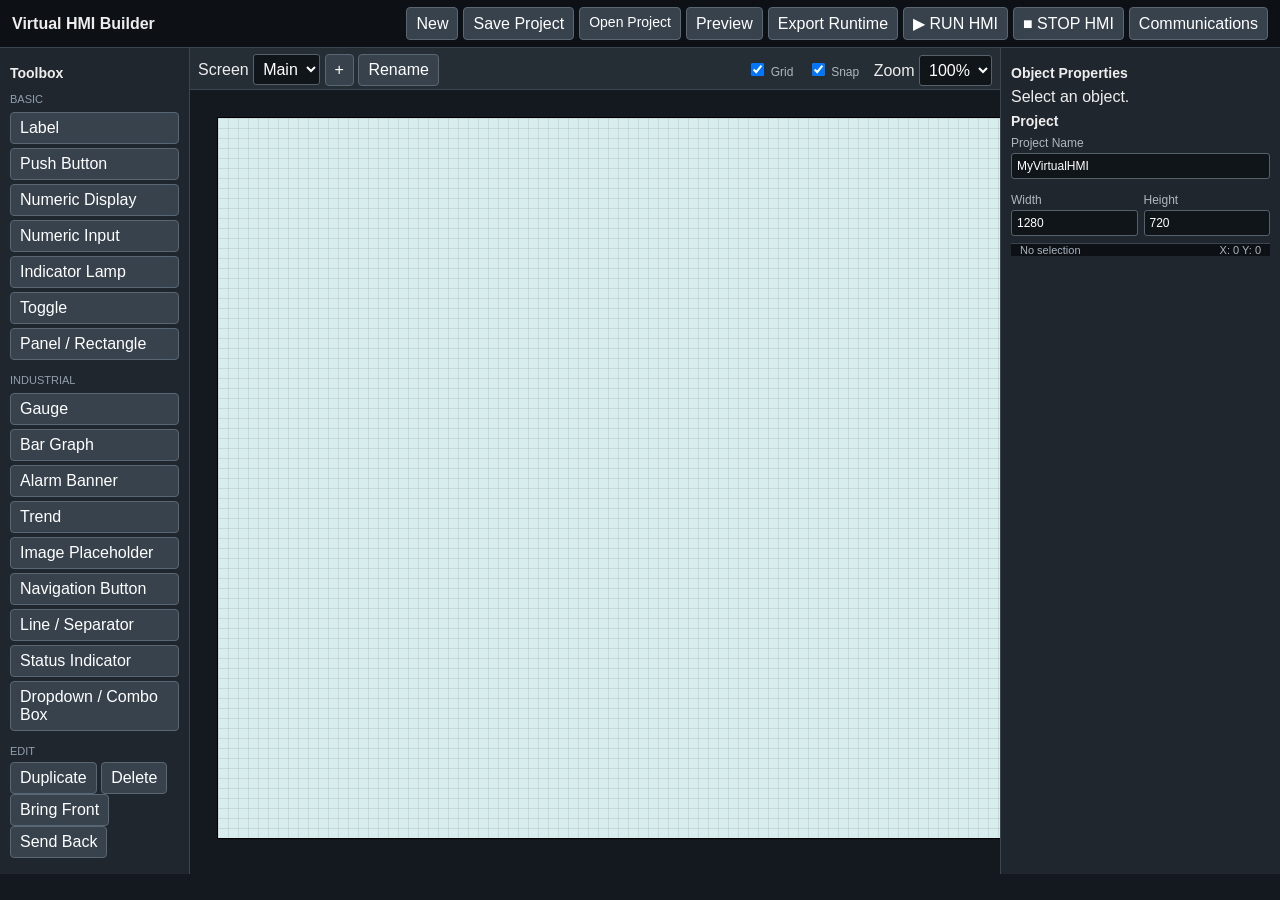
<file: index.html>
<!doctype html>
<html lang="en">
<head>
  <meta charset="utf-8">
  <meta name="viewport" content="width=device-width,initial-scale=1">
  <title>Virtual HMI Builder</title>

  <link rel="stylesheet" href="style.css">
</head>

<body>

<div class="app">

  <header>
    <strong>Virtual HMI Builder</strong>

    <div class="actions">

      <button id="newBtn">
        New
      </button>

      <button id="saveBtn">
        Save Project
      </button>

      <label class="file-button">
        Open Project

        <input
          id="openFile"
          type="file"
          accept=".json"
          hidden
        >
      </label>

            <button id="previewBtn">
            Preview
        </button>

        <button id="exportBtn">
            Export Runtime
        </button>

        <button id="runBtn">
            ▶ RUN HMI
        </button>

        <button id="stopBtn">
            ■ STOP HMI
        </button>

        <button
            id="communicationsBtn"
            type="button">
            Communications
        </button>

    </div>
  </header>


  <aside class="tools">

    <h3>Toolbox</h3>


    <div class="group">

      <div class="group-title">
        Basic
      </div>

      <button
        class="tool"
        data-t="label">
        Label
      </button>

      <button
        class="tool"
        data-t="button">
        Push Button
      </button>

      <button
        class="tool"
        data-t="num">
        Numeric Display
      </button>

      <button
        class="tool"
        data-t="input">
        Numeric Input
      </button>

      <button
        class="tool"
        data-t="lamp">
        Indicator Lamp
      </button>

      <button
        class="tool"
        data-t="toggle">
        Toggle
      </button>

      <button 
        class="tool" 
        data-t="panel">
        Panel / Rectangle
      </button>

    </div>


    <div class="group">

      <div class="group-title">
        Industrial
      </div>

      <button
        class="tool"
        data-t="gauge">
        Gauge
      </button>

      <button
        class="tool"
        data-t="bar">
        Bar Graph
      </button>

      <button
        class="tool"
        data-t="alarm">
        Alarm Banner
      </button>

      <button
        class="tool"
        data-t="trend">
        Trend
      </button>

      <button
        class="tool"
        data-t="image">
        Image Placeholder
      </button>

      <button
        class="tool"
        data-t="nav">
        Navigation Button
      </button>

      <button
        class="tool"
        data-t="line">
        Line / Separator
      </button>

      <button
        class="tool"
        data-t="status">
        Status Indicator
      </button>

      <button
        class="tool"
        data-t="dropdown">
        Dropdown / Combo Box
      </button>

    </div>


    <div class="group">

      <div class="group-title">
        Edit
      </div>

      <button id="dupBtn">
        Duplicate
      </button>

      <button id="delBtn">
        Delete
      </button>

      <button id="frontBtn">
        Bring Front
      </button>

      <button id="backBtn">
        Send Back
      </button>

    </div>

  </aside>


  <main class="work">

    <div class="toolbar">

      <div>

        Screen

        <select id="screenSel"></select>

        <button id="addScreen">
          +
        </button>

        <button id="renameScreen">
          Rename
        </button>

      </div>


      <div>

        <label class="inline-label">

          <input
            id="grid"
            type="checkbox"
            checked>

          Grid

        </label>

        <label class="inline-label">

          <input
            id="snap"
            type="checkbox"
            checked>

          Snap

        </label>

        Zoom

        <select id="zoom">

          <option value=".75">
            75%
          </option>

          <option
            value="1"
            selected>
            100%
          </option>

          <option value="1.25">
            125%
          </option>

          <option value="1.5">
            150%
          </option>

        </select>

      </div>

    </div>


    <div class="wrap">

      <div
        id="canvas"
        class="canvas grid">
      </div>

    </div>

  </main>


  <aside class="props">

    <h3>
      Object Properties
    </h3>


    <div id="none">
      Select an object.
    </div>


    <div
      id="panel"
      hidden>

      <label>
        Name

        <input id="name">
      </label>


      <div id="textProperties">

          <label>
              Text

              <input id="text">
          </label>

      </div>


      <div class="two">

        <label>
          X

          <input
            id="x"
            type="number">
        </label>


        <label>
          Y

          <input
            id="y"
            type="number">
        </label>


        <label>
          Width

          <input
            id="w"
            type="number">
        </label>


        <label>
          Height

          <input
            id="h"
            type="number">
        </label>

      </div>


      <div id="fontProperties">

          <label>
              Font Size

              <input
                  id="font"
                  type="number">
          </label>

      </div>


<div id="colorProperties">

    <div class="two">

        <label>
            Background
            <input
                id="bg"
                type="color">
        </label>

        <label>
            Foreground
            <input
                id="fg"
                type="color">
        </label>

    </div>

</div>

      <!-- ============================================ -->
<!-- STATUS INDICATOR PROPERTIES -->
<!-- ============================================ -->
<div id="statusProperties">
<label>
    True Text
    <input
        id="trueText"
        type="text"
        value="RUNNING">
</label>

<label>
    False Text
    <input
        id="falseText"
        type="text"
        value="STOPPED">
</label>

<label>
    True Color
    <input
        id="trueColor"
        type="color"
        value="#2e9d58">
</label>

<label>
    False Color
    <input
        id="falseColor"
        type="color"
        value="#c83b3b">
</label>
</div>

<div id="animationProperties">
<div style="
    display:flex;
    flex-direction:row;
    align-items:center;
    justify-content:flex-start;
    gap:7px;
    margin:8px 0;
    width:100%;
">
    <input
        id="animateColor"
        type="checkbox"
        style="
            width:14px;
            height:14px;
            margin:0;
            padding:0;
            flex:0 0 14px;
        ">

    <span style="
        font-size:12px;
        color:#adb7c0;
        white-space:nowrap;
    ">
        Animate Background From BOOL
    </span>
</div>


<div style="
    display:flex;
    flex-direction:row;
    align-items:center;
    justify-content:flex-start;
    gap:7px;
    margin:8px 0;
    width:100%;
">
    <input
        id="animateVisibility"
        type="checkbox"
        style="
            width:14px;
            height:14px;
            margin:0;
            padding:0;
            flex:0 0 14px;
        ">

    <span style="
        font-size:12px;
        color:#adb7c0;
        white-space:nowrap;
    ">
        Show When BOOL Is True
    </span>
</div>


<div style="
    display:flex;
    flex-direction:row;
    align-items:center;
    justify-content:flex-start;
    gap:7px;
    margin:8px 0;
    width:100%;
">
    <input
        id="animateBlink"
        type="checkbox"
        style="
            width:14px;
            height:14px;
            margin:0;
            padding:0;
            flex:0 0 14px;
        ">

    <span style="
        font-size:12px;
        color:#adb7c0;
        white-space:nowrap;
    ">
        Blink When BOOL Is True
    </span>
</div>


<label>
    Blink Speed (seconds)

    <input
        id="blinkSpeed"
        type="number"
        min="0.1"
        max="10"
        step="0.1"
        value="0.8">
</label>


<label>
    Blink Minimum Opacity

    <input
        id="blinkOpacity"
        type="number"
        min="0"
        max="1"
        step="0.1"
        value="0.2">
</label>
</div>

<!-- ============================================ -->
<!-- DROPDOWN PROPERTIES -->
<!-- ============================================ -->

<div id="dropdownProperties">

    <label>
        Dropdown Mode

        <select id="dropdownMode">

            <option value="navigation">
                Navigation
            </option>

            <option value="write">
                PLC Write
            </option>

        </select>
    </label>


    <div id="dropdownOptionsEditor">

        <div style="
            display:flex;
            justify-content:space-between;
            align-items:center;
            margin-top:10px;
            margin-bottom:6px;
        ">

            <span style="
                font-size:12px;
                color:#adb7c0;
            ">
                Dropdown Options
            </span>

            <button
                id="addDropdownOption"
                type="button">
                + Add Option
            </button>

        </div>


        <div id="dropdownOptionsList">
        </div>

    </div>

</div>

<div id="opcProperties">
      <label>
        OPC UA Node ID

        <input
          id="node"
          placeholder="ns=2;s=Application.GVL.Tag">
      </label>


      <label>
        Binding

        <select id="bind">

          <option value="none">
            None
          </option>

          <option value="read">
            Read
          </option>

          <option value="write">
            Write
          </option>

          <option value="readwrite">
            Read / Write
          </option>

        </select>

      </label>


      <label>
        Data Type

        <select id="dtype">

          <option>
            BOOL
          </option>

          <option>
            DINT
          </option>

          <option>
            REAL
          </option>

          <option>
            LREAL
          </option>

          <option>
            STRING
          </option>

        </select>

      </label>
    </div>

<div id="buttonProperties">
      <label>
    Button Mode

    <select id="buttonMode">

        <option value="toggle">
            Toggle
        </option>

        <option value="momentary">
            Momentary
        </option>

        <option value="setTrue">
            Set True
        </option>

        <option value="setFalse">
            Set False
        </option>

        <option value="value">
            Write Value
        </option>

    </select>
</label>
</div>


<label>
    Write Value

    <input
        id="write"
        placeholder="true / 1 / 75.0">
</label>


      <div class="two">

      <div id="rangeProperties">
        <label>
          Min

          <input
            id="min"
            type="number">
        </label>


        <label>
          Max

          <input
            id="max"
            type="number">
        </label>

      </div>


      <label>
        Units

        <input id="units">
      </label>

    </div>

    <div id="navProperties">
      <label>
        Navigation Target

        <select id="navTarget"></select>
      </label>
    </div>


      <button id="apply">
        Apply
      </button>

    </div>


    <h3>
      Project
    </h3>


    <label>
      Project Name

      <input
        id="projectName"
        value="MyVirtualHMI">
    </label>


    <div class="two">

      <label>
        Width

        <input
          id="cw"
          type="number"
          value="1280">
      </label>


      <label>
        Height

        <input
          id="ch"
          type="number"
          value="720">
      </label>

    </div>

<!--
    <h3>
      OPC UA
    </h3>


    <label>
      Endpoint

      <input
        id="endpoint"
        value="opc.tcp://10.200.200.45:4840">
    </label>


    <label>
      Security

      <select id="policy">

        <option>
          Basic256Sha256
        </option>

        <option>
          None
        </option>

      </select>

    </label>


    <label>
      Mode

      <select id="mode">

        <option value="SignAndEncrypt">
          Sign & Encrypt
        </option>

        <option>
          Sign
        </option>

        <option>
          None
        </option>

      </select>

    </label>


    <label>
      Username

      <input
        id="user"
        value="admin">
    </label>


    <label>
      Password

      <input
        id="password"
        type="password"
        placeholder="Not written into project JSON">
    </label>

  </aside>
-->

  <footer class="statusbar">

    <span id="selectionStatus">
      No selection
    </span>

    <span id="mouseStatus">
      X: 0 Y: 0
    </span>

  </footer>

</div>


<div
  id="previewModal"
  class="modal"
  hidden>

  <div class="modalbox">

    <div class="modalhead">

      <strong>
        Runtime Preview
      </strong>

      <button id="closePreview">
        Close
      </button>

    </div>

    <iframe id="previewFrame"></iframe>

  </div>

</div>

<div
    id="communicationsModal"
    class="modal"
    hidden>

    <div class="communications-box">

        <div class="modalhead">

            <strong>
                Communications
            </strong>

            <button
                id="closeCommunications"
                type="button">
                Close
            </button>

        </div>


        <div style="
            padding:16px;
            overflow:auto;
        ">

            <label>
                Protocol

                <select id="commProtocol">

                    <option value="opcua">
                        OPC UA
                    </option>

                    <option value="modbusTcp">
                        Modbus TCP
                    </option>

                    <option value="ethernetIp">
                        EtherNet/IP
                    </option>

                </select>
            </label>


            <label>
                Connection Name

                <input
                    id="commName"
                    value="Main PLC">
            </label>


            <label>
                Endpoint / Address

                <input
                    id="commEndpoint"
                    placeholder="opc.tcp://10.200.200.45:4840">
            </label>


            <label>
                Security Policy

                <select id="commPolicy">

                    <option>
                        Basic256Sha256
                    </option>

                    <option>
                        None
                    </option>

                </select>
            </label>


            <label>
                Security Mode

                <select id="commMode">

                    <option value="SignAndEncrypt">
                        Sign & Encrypt
                    </option>

                    <option value="Sign">
                        Sign
                    </option>

                    <option value="None">
                        None
                    </option>

                </select>
            </label>


            <label>
                Username

                <input
                    id="commUsername">
            </label>


<label>
    Password

    <input
        id="commPassword"
        type="password">
</label>


<div style="
    display:flex;
    justify-content:flex-end;
    gap:8px;
    margin-top:16px;
">

    <button
        id="applyCommunications"
        type="button">
        Apply
    </button>

</div>


</div>

</div>

</div>

<script src="builder.js"></script>

</body>
</html>
</file>
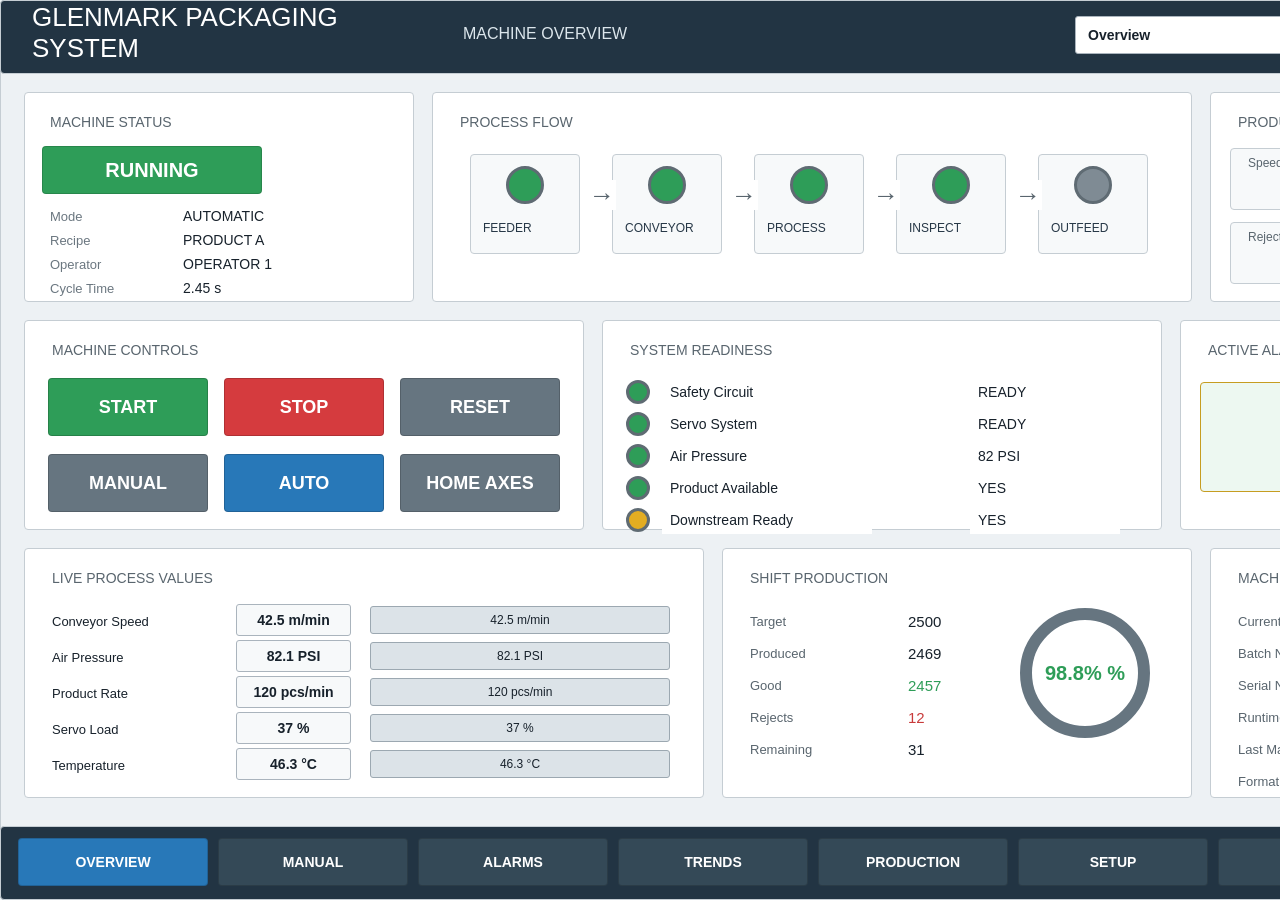
<file: runtime/Glenmark_Deployable_HMI_Runtime.html>
<!doctype html><html><head><meta charset="utf-8"><meta name="viewport" content="width=device-width,initial-scale=1"><title>Glenmark Deployable HMI Demo</title><style>*{box-sizing:border-box}html,body{margin:0;background:#14191f;font-family:Arial,Helvetica,sans-serif}#screen{position:relative;margin:0 auto;width:1750px;height:900px;background:#edf1f4;overflow:hidden}.runtime-object{position:absolute;display:flex;align-items:center;justify-content:center;box-sizing:border-box}.panel{border:1px solid #c5cdd3;border-radius:4px}.label{justify-content:flex-start;padding:0 8px}.button,.nav,.toggle{border:1px solid rgba(0,0,0,.18);border-radius:4px;cursor:pointer;font-weight:600}.num,.input,.dropdown{border:1px solid #aab4bd;border-radius:3px;font-weight:600}.lamp{border-radius:50%;border:3px solid #5f6b73}.status{border:1px solid rgba(0,0,0,.15);border-radius:4px;font-weight:700}.alarm{border:1px solid #c69d21;border-radius:4px;font-weight:700}.gauge{border-radius:50%;border:12px solid #667580;font-weight:700}.bar{border:1px solid #9ca8b1;border-radius:3px}.trend{border:1px solid #56636c;border-radius:3px}select.runtime-object{padding:0 8px}</style></head><body><div id="screen"></div><script>const project={"name": "Glenmark_Deployable_HMI_Demo", "canvas": {"width": 1750, "height": 900}, "opc": {"endpoint": "opc.tcp://10.200.200.45:4840", "policy": "Basic256Sha256", "mode": "SignAndEncrypt", "username": "admin"}, "screens": [{"name": "Main", "objects": [{"id": "obj_adv_0001", "type": "panel", "name": "background", "text": "", "dropdownMode": "navigation", "dropdownOptions": [{"label": "Main", "value": "Main"}], "trueText": "RUNNING", "falseText": "STOPPED", "trueColor": "#2e9d58", "falseColor": "#c83b3b", "animateColor": false, "animateVisibility": false, "animateBlink": false, "blinkSpeed": 0.8, "blinkOpacity": 0.2, "x": 0, "y": 0, "w": 1750, "h": 900, "z": 1, "fontSize": 18, "bg": "#edf1f4", "fg": "#17212b", "node": "", "binding": "none", "dataType": "BOOL", "buttonMode": "toggle", "writeValue": "true", "min": 0, "max": 100, "units": "", "navTarget": ""}, {"id": "obj_adv_0002", "type": "panel", "name": "header", "text": "", "dropdownMode": "navigation", "dropdownOptions": [{"label": "Main", "value": "Main"}], "trueText": "RUNNING", "falseText": "STOPPED", "trueColor": "#2e9d58", "falseColor": "#c83b3b", "animateColor": false, "animateVisibility": false, "animateBlink": false, "blinkSpeed": 0.8, "blinkOpacity": 0.2, "x": 0, "y": 0, "w": 1750, "h": 74, "z": 2, "fontSize": 18, "bg": "#223443", "fg": "#17212b", "node": "", "binding": "none", "dataType": "BOOL", "buttonMode": "toggle", "writeValue": "true", "min": 0, "max": 100, "units": "", "navTarget": ""}, {"id": "obj_adv_0003", "type": "label", "name": "brand", "text": "GLENMARK PACKAGING SYSTEM", "dropdownMode": "navigation", "dropdownOptions": [{"label": "Main", "value": "Main"}], "trueText": "RUNNING", "falseText": "STOPPED", "trueColor": "#2e9d58", "falseColor": "#c83b3b", "animateColor": false, "animateVisibility": false, "animateBlink": false, "blinkSpeed": 0.8, "blinkOpacity": 0.2, "x": 24, "y": 12, "w": 420, "h": 42, "z": 3, "fontSize": 26, "bg": "#223443", "fg": "#ffffff", "node": "", "binding": "none", "dataType": "BOOL", "buttonMode": "toggle", "writeValue": "true", "min": 0, "max": 100, "units": "", "navTarget": ""}, {"id": "obj_adv_0004", "type": "label", "name": "screen_title", "text": "MACHINE OVERVIEW", "dropdownMode": "navigation", "dropdownOptions": [{"label": "Main", "value": "Main"}], "trueText": "RUNNING", "falseText": "STOPPED", "trueColor": "#2e9d58", "falseColor": "#c83b3b", "animateColor": false, "animateVisibility": false, "animateBlink": false, "blinkSpeed": 0.8, "blinkOpacity": 0.2, "x": 455, "y": 18, "w": 360, "h": 32, "z": 3, "fontSize": 16, "bg": "#223443", "fg": "#dce6ec", "node": "", "binding": "none", "dataType": "BOOL", "buttonMode": "toggle", "writeValue": "true", "min": 0, "max": 100, "units": "", "navTarget": ""}, {"id": "obj_adv_0005", "type": "status", "name": "plc_connected", "text": "PLC CONNECTED", "dropdownMode": "navigation", "dropdownOptions": [{"label": "Main", "value": "Main"}], "trueText": "RUNNING", "falseText": "STOPPED", "trueColor": "#2e9d58", "falseColor": "#c83b3b", "animateColor": false, "animateVisibility": false, "animateBlink": false, "blinkSpeed": 0.8, "blinkOpacity": 0.2, "x": 1310, "y": 14, "w": 200, "h": 42, "z": 4, "fontSize": 16, "bg": "#2e9d58", "fg": "#ffffff", "node": "", "binding": "none", "dataType": "BOOL", "buttonMode": "toggle", "writeValue": "true", "min": 0, "max": 100, "units": "", "navTarget": ""}, {"id": "obj_adv_0006", "type": "dropdown", "name": "screen_dropdown", "text": "Navigate...", "dropdownMode": "navigation", "dropdownOptions": [{"label": "Overview", "value": "Main"}, {"label": "Manual", "value": "Manual"}, {"label": "Alarms", "value": "Alarms"}, {"label": "Trends", "value": "Trends"}, {"label": "Production", "value": "Production"}, {"label": "Setup", "value": "Setup"}, {"label": "Diagnostics", "value": "Diagnostics"}], "trueText": "RUNNING", "falseText": "STOPPED", "trueColor": "#2e9d58", "falseColor": "#c83b3b", "animateColor": false, "animateVisibility": false, "animateBlink": false, "blinkSpeed": 0.8, "blinkOpacity": 0.2, "x": 1075, "y": 16, "w": 220, "h": 38, "z": 4, "fontSize": 14, "bg": "#ffffff", "fg": "#17212b", "node": "", "binding": "none", "dataType": "BOOL", "buttonMode": "toggle", "writeValue": "true", "min": 0, "max": 100, "units": "", "navTarget": ""}, {"id": "obj_adv_0007", "type": "panel", "name": "footer", "text": "", "dropdownMode": "navigation", "dropdownOptions": [{"label": "Main", "value": "Main"}], "trueText": "RUNNING", "falseText": "STOPPED", "trueColor": "#2e9d58", "falseColor": "#c83b3b", "animateColor": false, "animateVisibility": false, "animateBlink": false, "blinkSpeed": 0.8, "blinkOpacity": 0.2, "x": 0, "y": 826, "w": 1750, "h": 74, "z": 2, "fontSize": 18, "bg": "#223443", "fg": "#17212b", "node": "", "binding": "none", "dataType": "BOOL", "buttonMode": "toggle", "writeValue": "true", "min": 0, "max": 100, "units": "", "navTarget": ""}, {"id": "obj_adv_0008", "type": "nav", "name": "nav_Main", "text": "OVERVIEW", "dropdownMode": "navigation", "dropdownOptions": [{"label": "Main", "value": "Main"}], "trueText": "RUNNING", "falseText": "STOPPED", "trueColor": "#2e9d58", "falseColor": "#c83b3b", "animateColor": false, "animateVisibility": false, "animateBlink": false, "blinkSpeed": 0.8, "blinkOpacity": 0.2, "x": 18, "y": 838, "w": 190, "h": 48, "z": 4, "fontSize": 14, "bg": "#2878b8", "fg": "#ffffff", "node": "", "binding": "none", "dataType": "BOOL", "buttonMode": "toggle", "writeValue": "true", "min": 0, "max": 100, "units": "", "navTarget": "Main"}, {"id": "obj_adv_0009", "type": "nav", "name": "nav_Manual", "text": "MANUAL", "dropdownMode": "navigation", "dropdownOptions": [{"label": "Main", "value": "Main"}], "trueText": "RUNNING", "falseText": "STOPPED", "trueColor": "#2e9d58", "falseColor": "#c83b3b", "animateColor": false, "animateVisibility": false, "animateBlink": false, "blinkSpeed": 0.8, "blinkOpacity": 0.2, "x": 218, "y": 838, "w": 190, "h": 48, "z": 4, "fontSize": 14, "bg": "#344957", "fg": "#ffffff", "node": "", "binding": "none", "dataType": "BOOL", "buttonMode": "toggle", "writeValue": "true", "min": 0, "max": 100, "units": "", "navTarget": "Manual"}, {"id": "obj_adv_0010", "type": "nav", "name": "nav_Alarms", "text": "ALARMS", "dropdownMode": "navigation", "dropdownOptions": [{"label": "Main", "value": "Main"}], "trueText": "RUNNING", "falseText": "STOPPED", "trueColor": "#2e9d58", "falseColor": "#c83b3b", "animateColor": false, "animateVisibility": false, "animateBlink": false, "blinkSpeed": 0.8, "blinkOpacity": 0.2, "x": 418, "y": 838, "w": 190, "h": 48, "z": 4, "fontSize": 14, "bg": "#344957", "fg": "#ffffff", "node": "", "binding": "none", "dataType": "BOOL", "buttonMode": "toggle", "writeValue": "true", "min": 0, "max": 100, "units": "", "navTarget": "Alarms"}, {"id": "obj_adv_0011", "type": "nav", "name": "nav_Trends", "text": "TRENDS", "dropdownMode": "navigation", "dropdownOptions": [{"label": "Main", "value": "Main"}], "trueText": "RUNNING", "falseText": "STOPPED", "trueColor": "#2e9d58", "falseColor": "#c83b3b", "animateColor": false, "animateVisibility": false, "animateBlink": false, "blinkSpeed": 0.8, "blinkOpacity": 0.2, "x": 618, "y": 838, "w": 190, "h": 48, "z": 4, "fontSize": 14, "bg": "#344957", "fg": "#ffffff", "node": "", "binding": "none", "dataType": "BOOL", "buttonMode": "toggle", "writeValue": "true", "min": 0, "max": 100, "units": "", "navTarget": "Trends"}, {"id": "obj_adv_0012", "type": "nav", "name": "nav_Production", "text": "PRODUCTION", "dropdownMode": "navigation", "dropdownOptions": [{"label": "Main", "value": "Main"}], "trueText": "RUNNING", "falseText": "STOPPED", "trueColor": "#2e9d58", "falseColor": "#c83b3b", "animateColor": false, "animateVisibility": false, "animateBlink": false, "blinkSpeed": 0.8, "blinkOpacity": 0.2, "x": 818, "y": 838, "w": 190, "h": 48, "z": 4, "fontSize": 14, "bg": "#344957", "fg": "#ffffff", "node": "", "binding": "none", "dataType": "BOOL", "buttonMode": "toggle", "writeValue": "true", "min": 0, "max": 100, "units": "", "navTarget": "Production"}, {"id": "obj_adv_0013", "type": "nav", "name": "nav_Setup", "text": "SETUP", "dropdownMode": "navigation", "dropdownOptions": [{"label": "Main", "value": "Main"}], "trueText": "RUNNING", "falseText": "STOPPED", "trueColor": "#2e9d58", "falseColor": "#c83b3b", "animateColor": false, "animateVisibility": false, "animateBlink": false, "blinkSpeed": 0.8, "blinkOpacity": 0.2, "x": 1018, "y": 838, "w": 190, "h": 48, "z": 4, "fontSize": 14, "bg": "#344957", "fg": "#ffffff", "node": "", "binding": "none", "dataType": "BOOL", "buttonMode": "toggle", "writeValue": "true", "min": 0, "max": 100, "units": "", "navTarget": "Setup"}, {"id": "obj_adv_0014", "type": "nav", "name": "nav_Diagnostics", "text": "DIAGNOSTICS", "dropdownMode": "navigation", "dropdownOptions": [{"label": "Main", "value": "Main"}], "trueText": "RUNNING", "falseText": "STOPPED", "trueColor": "#2e9d58", "falseColor": "#c83b3b", "animateColor": false, "animateVisibility": false, "animateBlink": false, "blinkSpeed": 0.8, "blinkOpacity": 0.2, "x": 1218, "y": 838, "w": 220, "h": 48, "z": 4, "fontSize": 14, "bg": "#344957", "fg": "#ffffff", "node": "", "binding": "none", "dataType": "BOOL", "buttonMode": "toggle", "writeValue": "true", "min": 0, "max": 100, "units": "", "navTarget": "Diagnostics"}, {"id": "obj_adv_0015", "type": "panel", "name": "machine_status_card", "text": "", "dropdownMode": "navigation", "dropdownOptions": [{"label": "Main", "value": "Main"}], "trueText": "RUNNING", "falseText": "STOPPED", "trueColor": "#2e9d58", "falseColor": "#c83b3b", "animateColor": false, "animateVisibility": false, "animateBlink": false, "blinkSpeed": 0.8, "blinkOpacity": 0.2, "x": 24, "y": 92, "w": 390, "h": 210, "z": 2, "fontSize": 18, "bg": "#ffffff", "fg": "#17212b", "node": "", "binding": "none", "dataType": "BOOL", "buttonMode": "toggle", "writeValue": "true", "min": 0, "max": 100, "units": "", "navTarget": ""}, {"id": "obj_adv_0016", "type": "label", "name": "machine_status_hdr", "text": "MACHINE STATUS", "dropdownMode": "navigation", "dropdownOptions": [{"label": "Main", "value": "Main"}], "trueText": "RUNNING", "falseText": "STOPPED", "trueColor": "#2e9d58", "falseColor": "#c83b3b", "animateColor": false, "animateVisibility": false, "animateBlink": false, "blinkSpeed": 0.8, "blinkOpacity": 0.2, "x": 42, "y": 108, "w": 200, "h": 28, "z": 3, "fontSize": 14, "bg": "#ffffff", "fg": "#59656e", "node": "", "binding": "none", "dataType": "BOOL", "buttonMode": "toggle", "writeValue": "true", "min": 0, "max": 100, "units": "", "navTarget": ""}, {"id": "obj_adv_0017", "type": "status", "name": "machine_state", "text": "RUNNING", "dropdownMode": "navigation", "dropdownOptions": [{"label": "Main", "value": "Main"}], "trueText": "RUNNING", "falseText": "STOPPED", "trueColor": "#2e9d58", "falseColor": "#c83b3b", "animateColor": false, "animateVisibility": false, "animateBlink": false, "blinkSpeed": 0.8, "blinkOpacity": 0.2, "x": 42, "y": 146, "w": 220, "h": 48, "z": 4, "fontSize": 20, "bg": "#2e9d58", "fg": "#ffffff", "node": "", "binding": "none", "dataType": "BOOL", "buttonMode": "toggle", "writeValue": "true", "min": 0, "max": 100, "units": "", "navTarget": ""}, {"id": "obj_adv_0018", "type": "label", "name": "Mode_lbl", "text": "Mode", "dropdownMode": "navigation", "dropdownOptions": [{"label": "Main", "value": "Main"}], "trueText": "RUNNING", "falseText": "STOPPED", "trueColor": "#2e9d58", "falseColor": "#c83b3b", "animateColor": false, "animateVisibility": false, "animateBlink": false, "blinkSpeed": 0.8, "blinkOpacity": 0.2, "x": 42, "y": 204, "w": 110, "h": 24, "z": 3, "fontSize": 13, "bg": "#ffffff", "fg": "#6b7780", "node": "", "binding": "none", "dataType": "BOOL", "buttonMode": "toggle", "writeValue": "true", "min": 0, "max": 100, "units": "", "navTarget": ""}, {"id": "obj_adv_0019", "type": "label", "name": "Mode_val", "text": "AUTOMATIC", "dropdownMode": "navigation", "dropdownOptions": [{"label": "Main", "value": "Main"}], "trueText": "RUNNING", "falseText": "STOPPED", "trueColor": "#2e9d58", "falseColor": "#c83b3b", "animateColor": false, "animateVisibility": false, "animateBlink": false, "blinkSpeed": 0.8, "blinkOpacity": 0.2, "x": 175, "y": 204, "w": 180, "h": 24, "z": 3, "fontSize": 14, "bg": "#ffffff", "fg": "#17212b", "node": "", "binding": "none", "dataType": "BOOL", "buttonMode": "toggle", "writeValue": "true", "min": 0, "max": 100, "units": "", "navTarget": ""}, {"id": "obj_adv_0020", "type": "label", "name": "Recipe_lbl", "text": "Recipe", "dropdownMode": "navigation", "dropdownOptions": [{"label": "Main", "value": "Main"}], "trueText": "RUNNING", "falseText": "STOPPED", "trueColor": "#2e9d58", "falseColor": "#c83b3b", "animateColor": false, "animateVisibility": false, "animateBlink": false, "blinkSpeed": 0.8, "blinkOpacity": 0.2, "x": 42, "y": 228, "w": 110, "h": 24, "z": 3, "fontSize": 13, "bg": "#ffffff", "fg": "#6b7780", "node": "", "binding": "none", "dataType": "BOOL", "buttonMode": "toggle", "writeValue": "true", "min": 0, "max": 100, "units": "", "navTarget": ""}, {"id": "obj_adv_0021", "type": "label", "name": "Recipe_val", "text": "PRODUCT A", "dropdownMode": "navigation", "dropdownOptions": [{"label": "Main", "value": "Main"}], "trueText": "RUNNING", "falseText": "STOPPED", "trueColor": "#2e9d58", "falseColor": "#c83b3b", "animateColor": false, "animateVisibility": false, "animateBlink": false, "blinkSpeed": 0.8, "blinkOpacity": 0.2, "x": 175, "y": 228, "w": 180, "h": 24, "z": 3, "fontSize": 14, "bg": "#ffffff", "fg": "#17212b", "node": "", "binding": "none", "dataType": "BOOL", "buttonMode": "toggle", "writeValue": "true", "min": 0, "max": 100, "units": "", "navTarget": ""}, {"id": "obj_adv_0022", "type": "label", "name": "Operator_lbl", "text": "Operator", "dropdownMode": "navigation", "dropdownOptions": [{"label": "Main", "value": "Main"}], "trueText": "RUNNING", "falseText": "STOPPED", "trueColor": "#2e9d58", "falseColor": "#c83b3b", "animateColor": false, "animateVisibility": false, "animateBlink": false, "blinkSpeed": 0.8, "blinkOpacity": 0.2, "x": 42, "y": 252, "w": 110, "h": 24, "z": 3, "fontSize": 13, "bg": "#ffffff", "fg": "#6b7780", "node": "", "binding": "none", "dataType": "BOOL", "buttonMode": "toggle", "writeValue": "true", "min": 0, "max": 100, "units": "", "navTarget": ""}, {"id": "obj_adv_0023", "type": "label", "name": "Operator_val", "text": "OPERATOR 1", "dropdownMode": "navigation", "dropdownOptions": [{"label": "Main", "value": "Main"}], "trueText": "RUNNING", "falseText": "STOPPED", "trueColor": "#2e9d58", "falseColor": "#c83b3b", "animateColor": false, "animateVisibility": false, "animateBlink": false, "blinkSpeed": 0.8, "blinkOpacity": 0.2, "x": 175, "y": 252, "w": 180, "h": 24, "z": 3, "fontSize": 14, "bg": "#ffffff", "fg": "#17212b", "node": "", "binding": "none", "dataType": "BOOL", "buttonMode": "toggle", "writeValue": "true", "min": 0, "max": 100, "units": "", "navTarget": ""}, {"id": "obj_adv_0024", "type": "label", "name": "Cycle Time_lbl", "text": "Cycle Time", "dropdownMode": "navigation", "dropdownOptions": [{"label": "Main", "value": "Main"}], "trueText": "RUNNING", "falseText": "STOPPED", "trueColor": "#2e9d58", "falseColor": "#c83b3b", "animateColor": false, "animateVisibility": false, "animateBlink": false, "blinkSpeed": 0.8, "blinkOpacity": 0.2, "x": 42, "y": 276, "w": 110, "h": 24, "z": 3, "fontSize": 13, "bg": "#ffffff", "fg": "#6b7780", "node": "", "binding": "none", "dataType": "BOOL", "buttonMode": "toggle", "writeValue": "true", "min": 0, "max": 100, "units": "", "navTarget": ""}, {"id": "obj_adv_0025", "type": "label", "name": "Cycle Time_val", "text": "2.45 s", "dropdownMode": "navigation", "dropdownOptions": [{"label": "Main", "value": "Main"}], "trueText": "RUNNING", "falseText": "STOPPED", "trueColor": "#2e9d58", "falseColor": "#c83b3b", "animateColor": false, "animateVisibility": false, "animateBlink": false, "blinkSpeed": 0.8, "blinkOpacity": 0.2, "x": 175, "y": 276, "w": 180, "h": 24, "z": 3, "fontSize": 14, "bg": "#ffffff", "fg": "#17212b", "node": "", "binding": "none", "dataType": "BOOL", "buttonMode": "toggle", "writeValue": "true", "min": 0, "max": 100, "units": "", "navTarget": ""}, {"id": "obj_adv_0026", "type": "panel", "name": "process_card", "text": "", "dropdownMode": "navigation", "dropdownOptions": [{"label": "Main", "value": "Main"}], "trueText": "RUNNING", "falseText": "STOPPED", "trueColor": "#2e9d58", "falseColor": "#c83b3b", "animateColor": false, "animateVisibility": false, "animateBlink": false, "blinkSpeed": 0.8, "blinkOpacity": 0.2, "x": 432, "y": 92, "w": 760, "h": 210, "z": 2, "fontSize": 18, "bg": "#ffffff", "fg": "#17212b", "node": "", "binding": "none", "dataType": "BOOL", "buttonMode": "toggle", "writeValue": "true", "min": 0, "max": 100, "units": "", "navTarget": ""}, {"id": "obj_adv_0027", "type": "label", "name": "process_hdr", "text": "PROCESS FLOW", "dropdownMode": "navigation", "dropdownOptions": [{"label": "Main", "value": "Main"}], "trueText": "RUNNING", "falseText": "STOPPED", "trueColor": "#2e9d58", "falseColor": "#c83b3b", "animateColor": false, "animateVisibility": false, "animateBlink": false, "blinkSpeed": 0.8, "blinkOpacity": 0.2, "x": 452, "y": 108, "w": 200, "h": 28, "z": 3, "fontSize": 14, "bg": "#ffffff", "fg": "#59656e", "node": "", "binding": "none", "dataType": "BOOL", "buttonMode": "toggle", "writeValue": "true", "min": 0, "max": 100, "units": "", "navTarget": ""}, {"id": "obj_adv_0028", "type": "panel", "name": "st_FEEDER_box", "text": "", "dropdownMode": "navigation", "dropdownOptions": [{"label": "Main", "value": "Main"}], "trueText": "RUNNING", "falseText": "STOPPED", "trueColor": "#2e9d58", "falseColor": "#c83b3b", "animateColor": false, "animateVisibility": false, "animateBlink": false, "blinkSpeed": 0.8, "blinkOpacity": 0.2, "x": 470, "y": 154, "w": 110, "h": 100, "z": 3, "fontSize": 18, "bg": "#f7f9fa", "fg": "#17212b", "node": "", "binding": "none", "dataType": "BOOL", "buttonMode": "toggle", "writeValue": "true", "min": 0, "max": 100, "units": "", "navTarget": ""}, {"id": "obj_adv_0029", "type": "lamp", "name": "st_FEEDER_lamp", "text": "", "dropdownMode": "navigation", "dropdownOptions": [{"label": "Main", "value": "Main"}], "trueText": "RUNNING", "falseText": "STOPPED", "trueColor": "#2e9d58", "falseColor": "#c83b3b", "animateColor": false, "animateVisibility": false, "animateBlink": false, "blinkSpeed": 0.8, "blinkOpacity": 0.2, "x": 506, "y": 166, "w": 38, "h": 38, "z": 4, "fontSize": 18, "bg": "#2e9d58", "fg": "#17212b", "node": "", "binding": "none", "dataType": "BOOL", "buttonMode": "toggle", "writeValue": "true", "min": 0, "max": 100, "units": "", "navTarget": ""}, {"id": "obj_adv_0030", "type": "label", "name": "st_FEEDER_label", "text": "FEEDER", "dropdownMode": "navigation", "dropdownOptions": [{"label": "Main", "value": "Main"}], "trueText": "RUNNING", "falseText": "STOPPED", "trueColor": "#2e9d58", "falseColor": "#c83b3b", "animateColor": false, "animateVisibility": false, "animateBlink": false, "blinkSpeed": 0.8, "blinkOpacity": 0.2, "x": 475, "y": 215, "w": 100, "h": 26, "z": 4, "fontSize": 12, "bg": "#f7f9fa", "fg": "#263746", "node": "", "binding": "none", "dataType": "BOOL", "buttonMode": "toggle", "writeValue": "true", "min": 0, "max": 100, "units": "", "navTarget": ""}, {"id": "obj_adv_0031", "type": "label", "name": "arrow_0", "text": "\u2192", "dropdownMode": "navigation", "dropdownOptions": [{"label": "Main", "value": "Main"}], "trueText": "RUNNING", "falseText": "STOPPED", "trueColor": "#2e9d58", "falseColor": "#c83b3b", "animateColor": false, "animateVisibility": false, "animateBlink": false, "blinkSpeed": 0.8, "blinkOpacity": 0.2, "x": 581, "y": 180, "w": 35, "h": 30, "z": 4, "fontSize": 26, "bg": "#ffffff", "fg": "#59656e", "node": "", "binding": "none", "dataType": "BOOL", "buttonMode": "toggle", "writeValue": "true", "min": 0, "max": 100, "units": "", "navTarget": ""}, {"id": "obj_adv_0032", "type": "panel", "name": "st_CONVEYOR_box", "text": "", "dropdownMode": "navigation", "dropdownOptions": [{"label": "Main", "value": "Main"}], "trueText": "RUNNING", "falseText": "STOPPED", "trueColor": "#2e9d58", "falseColor": "#c83b3b", "animateColor": false, "animateVisibility": false, "animateBlink": false, "blinkSpeed": 0.8, "blinkOpacity": 0.2, "x": 612, "y": 154, "w": 110, "h": 100, "z": 3, "fontSize": 18, "bg": "#f7f9fa", "fg": "#17212b", "node": "", "binding": "none", "dataType": "BOOL", "buttonMode": "toggle", "writeValue": "true", "min": 0, "max": 100, "units": "", "navTarget": ""}, {"id": "obj_adv_0033", "type": "lamp", "name": "st_CONVEYOR_lamp", "text": "", "dropdownMode": "navigation", "dropdownOptions": [{"label": "Main", "value": "Main"}], "trueText": "RUNNING", "falseText": "STOPPED", "trueColor": "#2e9d58", "falseColor": "#c83b3b", "animateColor": false, "animateVisibility": false, "animateBlink": false, "blinkSpeed": 0.8, "blinkOpacity": 0.2, "x": 648, "y": 166, "w": 38, "h": 38, "z": 4, "fontSize": 18, "bg": "#2e9d58", "fg": "#17212b", "node": "", "binding": "none", "dataType": "BOOL", "buttonMode": "toggle", "writeValue": "true", "min": 0, "max": 100, "units": "", "navTarget": ""}, {"id": "obj_adv_0034", "type": "label", "name": "st_CONVEYOR_label", "text": "CONVEYOR", "dropdownMode": "navigation", "dropdownOptions": [{"label": "Main", "value": "Main"}], "trueText": "RUNNING", "falseText": "STOPPED", "trueColor": "#2e9d58", "falseColor": "#c83b3b", "animateColor": false, "animateVisibility": false, "animateBlink": false, "blinkSpeed": 0.8, "blinkOpacity": 0.2, "x": 617, "y": 215, "w": 100, "h": 26, "z": 4, "fontSize": 12, "bg": "#f7f9fa", "fg": "#263746", "node": "", "binding": "none", "dataType": "BOOL", "buttonMode": "toggle", "writeValue": "true", "min": 0, "max": 100, "units": "", "navTarget": ""}, {"id": "obj_adv_0035", "type": "label", "name": "arrow_1", "text": "\u2192", "dropdownMode": "navigation", "dropdownOptions": [{"label": "Main", "value": "Main"}], "trueText": "RUNNING", "falseText": "STOPPED", "trueColor": "#2e9d58", "falseColor": "#c83b3b", "animateColor": false, "animateVisibility": false, "animateBlink": false, "blinkSpeed": 0.8, "blinkOpacity": 0.2, "x": 723, "y": 180, "w": 35, "h": 30, "z": 4, "fontSize": 26, "bg": "#ffffff", "fg": "#59656e", "node": "", "binding": "none", "dataType": "BOOL", "buttonMode": "toggle", "writeValue": "true", "min": 0, "max": 100, "units": "", "navTarget": ""}, {"id": "obj_adv_0036", "type": "panel", "name": "st_PROCESS_box", "text": "", "dropdownMode": "navigation", "dropdownOptions": [{"label": "Main", "value": "Main"}], "trueText": "RUNNING", "falseText": "STOPPED", "trueColor": "#2e9d58", "falseColor": "#c83b3b", "animateColor": false, "animateVisibility": false, "animateBlink": false, "blinkSpeed": 0.8, "blinkOpacity": 0.2, "x": 754, "y": 154, "w": 110, "h": 100, "z": 3, "fontSize": 18, "bg": "#f7f9fa", "fg": "#17212b", "node": "", "binding": "none", "dataType": "BOOL", "buttonMode": "toggle", "writeValue": "true", "min": 0, "max": 100, "units": "", "navTarget": ""}, {"id": "obj_adv_0037", "type": "lamp", "name": "st_PROCESS_lamp", "text": "", "dropdownMode": "navigation", "dropdownOptions": [{"label": "Main", "value": "Main"}], "trueText": "RUNNING", "falseText": "STOPPED", "trueColor": "#2e9d58", "falseColor": "#c83b3b", "animateColor": false, "animateVisibility": false, "animateBlink": false, "blinkSpeed": 0.8, "blinkOpacity": 0.2, "x": 790, "y": 166, "w": 38, "h": 38, "z": 4, "fontSize": 18, "bg": "#2e9d58", "fg": "#17212b", "node": "", "binding": "none", "dataType": "BOOL", "buttonMode": "toggle", "writeValue": "true", "min": 0, "max": 100, "units": "", "navTarget": ""}, {"id": "obj_adv_0038", "type": "label", "name": "st_PROCESS_label", "text": "PROCESS", "dropdownMode": "navigation", "dropdownOptions": [{"label": "Main", "value": "Main"}], "trueText": "RUNNING", "falseText": "STOPPED", "trueColor": "#2e9d58", "falseColor": "#c83b3b", "animateColor": false, "animateVisibility": false, "animateBlink": false, "blinkSpeed": 0.8, "blinkOpacity": 0.2, "x": 759, "y": 215, "w": 100, "h": 26, "z": 4, "fontSize": 12, "bg": "#f7f9fa", "fg": "#263746", "node": "", "binding": "none", "dataType": "BOOL", "buttonMode": "toggle", "writeValue": "true", "min": 0, "max": 100, "units": "", "navTarget": ""}, {"id": "obj_adv_0039", "type": "label", "name": "arrow_2", "text": "\u2192", "dropdownMode": "navigation", "dropdownOptions": [{"label": "Main", "value": "Main"}], "trueText": "RUNNING", "falseText": "STOPPED", "trueColor": "#2e9d58", "falseColor": "#c83b3b", "animateColor": false, "animateVisibility": false, "animateBlink": false, "blinkSpeed": 0.8, "blinkOpacity": 0.2, "x": 865, "y": 180, "w": 35, "h": 30, "z": 4, "fontSize": 26, "bg": "#ffffff", "fg": "#59656e", "node": "", "binding": "none", "dataType": "BOOL", "buttonMode": "toggle", "writeValue": "true", "min": 0, "max": 100, "units": "", "navTarget": ""}, {"id": "obj_adv_0040", "type": "panel", "name": "st_INSPECT_box", "text": "", "dropdownMode": "navigation", "dropdownOptions": [{"label": "Main", "value": "Main"}], "trueText": "RUNNING", "falseText": "STOPPED", "trueColor": "#2e9d58", "falseColor": "#c83b3b", "animateColor": false, "animateVisibility": false, "animateBlink": false, "blinkSpeed": 0.8, "blinkOpacity": 0.2, "x": 896, "y": 154, "w": 110, "h": 100, "z": 3, "fontSize": 18, "bg": "#f7f9fa", "fg": "#17212b", "node": "", "binding": "none", "dataType": "BOOL", "buttonMode": "toggle", "writeValue": "true", "min": 0, "max": 100, "units": "", "navTarget": ""}, {"id": "obj_adv_0041", "type": "lamp", "name": "st_INSPECT_lamp", "text": "", "dropdownMode": "navigation", "dropdownOptions": [{"label": "Main", "value": "Main"}], "trueText": "RUNNING", "falseText": "STOPPED", "trueColor": "#2e9d58", "falseColor": "#c83b3b", "animateColor": false, "animateVisibility": false, "animateBlink": false, "blinkSpeed": 0.8, "blinkOpacity": 0.2, "x": 932, "y": 166, "w": 38, "h": 38, "z": 4, "fontSize": 18, "bg": "#2e9d58", "fg": "#17212b", "node": "", "binding": "none", "dataType": "BOOL", "buttonMode": "toggle", "writeValue": "true", "min": 0, "max": 100, "units": "", "navTarget": ""}, {"id": "obj_adv_0042", "type": "label", "name": "st_INSPECT_label", "text": "INSPECT", "dropdownMode": "navigation", "dropdownOptions": [{"label": "Main", "value": "Main"}], "trueText": "RUNNING", "falseText": "STOPPED", "trueColor": "#2e9d58", "falseColor": "#c83b3b", "animateColor": false, "animateVisibility": false, "animateBlink": false, "blinkSpeed": 0.8, "blinkOpacity": 0.2, "x": 901, "y": 215, "w": 100, "h": 26, "z": 4, "fontSize": 12, "bg": "#f7f9fa", "fg": "#263746", "node": "", "binding": "none", "dataType": "BOOL", "buttonMode": "toggle", "writeValue": "true", "min": 0, "max": 100, "units": "", "navTarget": ""}, {"id": "obj_adv_0043", "type": "label", "name": "arrow_3", "text": "\u2192", "dropdownMode": "navigation", "dropdownOptions": [{"label": "Main", "value": "Main"}], "trueText": "RUNNING", "falseText": "STOPPED", "trueColor": "#2e9d58", "falseColor": "#c83b3b", "animateColor": false, "animateVisibility": false, "animateBlink": false, "blinkSpeed": 0.8, "blinkOpacity": 0.2, "x": 1007, "y": 180, "w": 35, "h": 30, "z": 4, "fontSize": 26, "bg": "#ffffff", "fg": "#59656e", "node": "", "binding": "none", "dataType": "BOOL", "buttonMode": "toggle", "writeValue": "true", "min": 0, "max": 100, "units": "", "navTarget": ""}, {"id": "obj_adv_0044", "type": "panel", "name": "st_OUTFEED_box", "text": "", "dropdownMode": "navigation", "dropdownOptions": [{"label": "Main", "value": "Main"}], "trueText": "RUNNING", "falseText": "STOPPED", "trueColor": "#2e9d58", "falseColor": "#c83b3b", "animateColor": false, "animateVisibility": false, "animateBlink": false, "blinkSpeed": 0.8, "blinkOpacity": 0.2, "x": 1038, "y": 154, "w": 110, "h": 100, "z": 3, "fontSize": 18, "bg": "#f7f9fa", "fg": "#17212b", "node": "", "binding": "none", "dataType": "BOOL", "buttonMode": "toggle", "writeValue": "true", "min": 0, "max": 100, "units": "", "navTarget": ""}, {"id": "obj_adv_0045", "type": "lamp", "name": "st_OUTFEED_lamp", "text": "", "dropdownMode": "navigation", "dropdownOptions": [{"label": "Main", "value": "Main"}], "trueText": "RUNNING", "falseText": "STOPPED", "trueColor": "#2e9d58", "falseColor": "#c83b3b", "animateColor": false, "animateVisibility": false, "animateBlink": false, "blinkSpeed": 0.8, "blinkOpacity": 0.2, "x": 1074, "y": 166, "w": 38, "h": 38, "z": 4, "fontSize": 18, "bg": "#7f8b94", "fg": "#17212b", "node": "", "binding": "none", "dataType": "BOOL", "buttonMode": "toggle", "writeValue": "true", "min": 0, "max": 100, "units": "", "navTarget": ""}, {"id": "obj_adv_0046", "type": "label", "name": "st_OUTFEED_label", "text": "OUTFEED", "dropdownMode": "navigation", "dropdownOptions": [{"label": "Main", "value": "Main"}], "trueText": "RUNNING", "falseText": "STOPPED", "trueColor": "#2e9d58", "falseColor": "#c83b3b", "animateColor": false, "animateVisibility": false, "animateBlink": false, "blinkSpeed": 0.8, "blinkOpacity": 0.2, "x": 1043, "y": 215, "w": 100, "h": 26, "z": 4, "fontSize": 12, "bg": "#f7f9fa", "fg": "#263746", "node": "", "binding": "none", "dataType": "BOOL", "buttonMode": "toggle", "writeValue": "true", "min": 0, "max": 100, "units": "", "navTarget": ""}, {"id": "obj_adv_0047", "type": "panel", "name": "production_overview_card", "text": "", "dropdownMode": "navigation", "dropdownOptions": [{"label": "Main", "value": "Main"}], "trueText": "RUNNING", "falseText": "STOPPED", "trueColor": "#2e9d58", "falseColor": "#c83b3b", "animateColor": false, "animateVisibility": false, "animateBlink": false, "blinkSpeed": 0.8, "blinkOpacity": 0.2, "x": 1210, "y": 92, "w": 516, "h": 210, "z": 2, "fontSize": 18, "bg": "#ffffff", "fg": "#17212b", "node": "", "binding": "none", "dataType": "BOOL", "buttonMode": "toggle", "writeValue": "true", "min": 0, "max": 100, "units": "", "navTarget": ""}, {"id": "obj_adv_0048", "type": "label", "name": "prod_hdr", "text": "PRODUCTION OVERVIEW", "dropdownMode": "navigation", "dropdownOptions": [{"label": "Main", "value": "Main"}], "trueText": "RUNNING", "falseText": "STOPPED", "trueColor": "#2e9d58", "falseColor": "#c83b3b", "animateColor": false, "animateVisibility": false, "animateBlink": false, "blinkSpeed": 0.8, "blinkOpacity": 0.2, "x": 1230, "y": 108, "w": 240, "h": 28, "z": 3, "fontSize": 14, "bg": "#ffffff", "fg": "#59656e", "node": "", "binding": "none", "dataType": "BOOL", "buttonMode": "toggle", "writeValue": "true", "min": 0, "max": 100, "units": "", "navTarget": ""}, {"id": "obj_adv_0049", "type": "panel", "name": "kpi_Speed", "text": "", "dropdownMode": "navigation", "dropdownOptions": [{"label": "Main", "value": "Main"}], "trueText": "RUNNING", "falseText": "STOPPED", "trueColor": "#2e9d58", "falseColor": "#c83b3b", "animateColor": false, "animateVisibility": false, "animateBlink": false, "blinkSpeed": 0.8, "blinkOpacity": 0.2, "x": 1230, "y": 148, "w": 220, "h": 62, "z": 3, "fontSize": 18, "bg": "#f7f9fa", "fg": "#17212b", "node": "", "binding": "none", "dataType": "BOOL", "buttonMode": "toggle", "writeValue": "true", "min": 0, "max": 100, "units": "", "navTarget": ""}, {"id": "obj_adv_0050", "type": "label", "name": "kpi_Speed_lbl", "text": "Speed", "dropdownMode": "navigation", "dropdownOptions": [{"label": "Main", "value": "Main"}], "trueText": "RUNNING", "falseText": "STOPPED", "trueColor": "#2e9d58", "falseColor": "#c83b3b", "animateColor": false, "animateVisibility": false, "animateBlink": false, "blinkSpeed": 0.8, "blinkOpacity": 0.2, "x": 1240, "y": 153, "w": 95, "h": 20, "z": 4, "fontSize": 12, "bg": "#f7f9fa", "fg": "#59656e", "node": "", "binding": "none", "dataType": "BOOL", "buttonMode": "toggle", "writeValue": "true", "min": 0, "max": 100, "units": "", "navTarget": ""}, {"id": "obj_adv_0051", "type": "num", "name": "kpi_Speed_val", "text": "120", "dropdownMode": "navigation", "dropdownOptions": [{"label": "Main", "value": "Main"}], "trueText": "RUNNING", "falseText": "STOPPED", "trueColor": "#2e9d58", "falseColor": "#c83b3b", "animateColor": false, "animateVisibility": false, "animateBlink": false, "blinkSpeed": 0.8, "blinkOpacity": 0.2, "x": 1328, "y": 158, "w": 105, "h": 42, "z": 4, "fontSize": 24, "bg": "#f7f9fa", "fg": "#2e9d58", "node": "", "binding": "none", "dataType": "BOOL", "buttonMode": "toggle", "writeValue": "true", "min": 0, "max": 100, "units": "pcs/min", "navTarget": ""}, {"id": "obj_adv_0052", "type": "panel", "name": "kpi_Good Count", "text": "", "dropdownMode": "navigation", "dropdownOptions": [{"label": "Main", "value": "Main"}], "trueText": "RUNNING", "falseText": "STOPPED", "trueColor": "#2e9d58", "falseColor": "#c83b3b", "animateColor": false, "animateVisibility": false, "animateBlink": false, "blinkSpeed": 0.8, "blinkOpacity": 0.2, "x": 1480, "y": 148, "w": 220, "h": 62, "z": 3, "fontSize": 18, "bg": "#f7f9fa", "fg": "#17212b", "node": "", "binding": "none", "dataType": "BOOL", "buttonMode": "toggle", "writeValue": "true", "min": 0, "max": 100, "units": "", "navTarget": ""}, {"id": "obj_adv_0053", "type": "label", "name": "kpi_Good Count_lbl", "text": "Good Count", "dropdownMode": "navigation", "dropdownOptions": [{"label": "Main", "value": "Main"}], "trueText": "RUNNING", "falseText": "STOPPED", "trueColor": "#2e9d58", "falseColor": "#c83b3b", "animateColor": false, "animateVisibility": false, "animateBlink": false, "blinkSpeed": 0.8, "blinkOpacity": 0.2, "x": 1490, "y": 153, "w": 95, "h": 20, "z": 4, "fontSize": 12, "bg": "#f7f9fa", "fg": "#59656e", "node": "", "binding": "none", "dataType": "BOOL", "buttonMode": "toggle", "writeValue": "true", "min": 0, "max": 100, "units": "", "navTarget": ""}, {"id": "obj_adv_0054", "type": "num", "name": "kpi_Good Count_val", "text": "2457", "dropdownMode": "navigation", "dropdownOptions": [{"label": "Main", "value": "Main"}], "trueText": "RUNNING", "falseText": "STOPPED", "trueColor": "#2e9d58", "falseColor": "#c83b3b", "animateColor": false, "animateVisibility": false, "animateBlink": false, "blinkSpeed": 0.8, "blinkOpacity": 0.2, "x": 1578, "y": 158, "w": 105, "h": 42, "z": 4, "fontSize": 24, "bg": "#f7f9fa", "fg": "#2e9d58", "node": "", "binding": "none", "dataType": "BOOL", "buttonMode": "toggle", "writeValue": "true", "min": 0, "max": 100, "units": "", "navTarget": ""}, {"id": "obj_adv_0055", "type": "panel", "name": "kpi_Reject Count", "text": "", "dropdownMode": "navigation", "dropdownOptions": [{"label": "Main", "value": "Main"}], "trueText": "RUNNING", "falseText": "STOPPED", "trueColor": "#2e9d58", "falseColor": "#c83b3b", "animateColor": false, "animateVisibility": false, "animateBlink": false, "blinkSpeed": 0.8, "blinkOpacity": 0.2, "x": 1230, "y": 222, "w": 220, "h": 62, "z": 3, "fontSize": 18, "bg": "#f7f9fa", "fg": "#17212b", "node": "", "binding": "none", "dataType": "BOOL", "buttonMode": "toggle", "writeValue": "true", "min": 0, "max": 100, "units": "", "navTarget": ""}, {"id": "obj_adv_0056", "type": "label", "name": "kpi_Reject Count_lbl", "text": "Reject Count", "dropdownMode": "navigation", "dropdownOptions": [{"label": "Main", "value": "Main"}], "trueText": "RUNNING", "falseText": "STOPPED", "trueColor": "#2e9d58", "falseColor": "#c83b3b", "animateColor": false, "animateVisibility": false, "animateBlink": false, "blinkSpeed": 0.8, "blinkOpacity": 0.2, "x": 1240, "y": 227, "w": 95, "h": 20, "z": 4, "fontSize": 12, "bg": "#f7f9fa", "fg": "#59656e", "node": "", "binding": "none", "dataType": "BOOL", "buttonMode": "toggle", "writeValue": "true", "min": 0, "max": 100, "units": "", "navTarget": ""}, {"id": "obj_adv_0057", "type": "num", "name": "kpi_Reject Count_val", "text": "12", "dropdownMode": "navigation", "dropdownOptions": [{"label": "Main", "value": "Main"}], "trueText": "RUNNING", "falseText": "STOPPED", "trueColor": "#2e9d58", "falseColor": "#c83b3b", "animateColor": false, "animateVisibility": false, "animateBlink": false, "blinkSpeed": 0.8, "blinkOpacity": 0.2, "x": 1328, "y": 232, "w": 105, "h": 42, "z": 4, "fontSize": 24, "bg": "#f7f9fa", "fg": "#c83b3b", "node": "", "binding": "none", "dataType": "BOOL", "buttonMode": "toggle", "writeValue": "true", "min": 0, "max": 100, "units": "", "navTarget": ""}, {"id": "obj_adv_0058", "type": "panel", "name": "kpi_OEE", "text": "", "dropdownMode": "navigation", "dropdownOptions": [{"label": "Main", "value": "Main"}], "trueText": "RUNNING", "falseText": "STOPPED", "trueColor": "#2e9d58", "falseColor": "#c83b3b", "animateColor": false, "animateVisibility": false, "animateBlink": false, "blinkSpeed": 0.8, "blinkOpacity": 0.2, "x": 1480, "y": 222, "w": 220, "h": 62, "z": 3, "fontSize": 18, "bg": "#f7f9fa", "fg": "#17212b", "node": "", "binding": "none", "dataType": "BOOL", "buttonMode": "toggle", "writeValue": "true", "min": 0, "max": 100, "units": "", "navTarget": ""}, {"id": "obj_adv_0059", "type": "label", "name": "kpi_OEE_lbl", "text": "OEE", "dropdownMode": "navigation", "dropdownOptions": [{"label": "Main", "value": "Main"}], "trueText": "RUNNING", "falseText": "STOPPED", "trueColor": "#2e9d58", "falseColor": "#c83b3b", "animateColor": false, "animateVisibility": false, "animateBlink": false, "blinkSpeed": 0.8, "blinkOpacity": 0.2, "x": 1490, "y": 227, "w": 95, "h": 20, "z": 4, "fontSize": 12, "bg": "#f7f9fa", "fg": "#59656e", "node": "", "binding": "none", "dataType": "BOOL", "buttonMode": "toggle", "writeValue": "true", "min": 0, "max": 100, "units": "", "navTarget": ""}, {"id": "obj_adv_0060", "type": "num", "name": "kpi_OEE_val", "text": "94.2", "dropdownMode": "navigation", "dropdownOptions": [{"label": "Main", "value": "Main"}], "trueText": "RUNNING", "falseText": "STOPPED", "trueColor": "#2e9d58", "falseColor": "#c83b3b", "animateColor": false, "animateVisibility": false, "animateBlink": false, "blinkSpeed": 0.8, "blinkOpacity": 0.2, "x": 1578, "y": 232, "w": 105, "h": 42, "z": 4, "fontSize": 24, "bg": "#f7f9fa", "fg": "#2878b8", "node": "", "binding": "none", "dataType": "BOOL", "buttonMode": "toggle", "writeValue": "true", "min": 0, "max": 100, "units": "%", "navTarget": ""}, {"id": "obj_adv_0061", "type": "panel", "name": "controls_card", "text": "", "dropdownMode": "navigation", "dropdownOptions": [{"label": "Main", "value": "Main"}], "trueText": "RUNNING", "falseText": "STOPPED", "trueColor": "#2e9d58", "falseColor": "#c83b3b", "animateColor": false, "animateVisibility": false, "animateBlink": false, "blinkSpeed": 0.8, "blinkOpacity": 0.2, "x": 24, "y": 320, "w": 560, "h": 210, "z": 2, "fontSize": 18, "bg": "#ffffff", "fg": "#17212b", "node": "", "binding": "none", "dataType": "BOOL", "buttonMode": "toggle", "writeValue": "true", "min": 0, "max": 100, "units": "", "navTarget": ""}, {"id": "obj_adv_0062", "type": "label", "name": "controls_hdr", "text": "MACHINE CONTROLS", "dropdownMode": "navigation", "dropdownOptions": [{"label": "Main", "value": "Main"}], "trueText": "RUNNING", "falseText": "STOPPED", "trueColor": "#2e9d58", "falseColor": "#c83b3b", "animateColor": false, "animateVisibility": false, "animateBlink": false, "blinkSpeed": 0.8, "blinkOpacity": 0.2, "x": 44, "y": 336, "w": 230, "h": 28, "z": 3, "fontSize": 14, "bg": "#ffffff", "fg": "#59656e", "node": "", "binding": "none", "dataType": "BOOL", "buttonMode": "toggle", "writeValue": "true", "min": 0, "max": 100, "units": "", "navTarget": ""}, {"id": "obj_adv_0063", "type": "button", "name": "btn_START", "text": "START", "dropdownMode": "navigation", "dropdownOptions": [{"label": "Main", "value": "Main"}], "trueText": "RUNNING", "falseText": "STOPPED", "trueColor": "#2e9d58", "falseColor": "#c83b3b", "animateColor": false, "animateVisibility": false, "animateBlink": false, "blinkSpeed": 0.8, "blinkOpacity": 0.2, "x": 48, "y": 378, "w": 160, "h": 58, "z": 4, "fontSize": 18, "bg": "#2e9d58", "fg": "#ffffff", "node": "", "binding": "none", "dataType": "BOOL", "buttonMode": "toggle", "writeValue": "true", "min": 0, "max": 100, "units": "", "navTarget": ""}, {"id": "obj_adv_0064", "type": "button", "name": "btn_STOP", "text": "STOP", "dropdownMode": "navigation", "dropdownOptions": [{"label": "Main", "value": "Main"}], "trueText": "RUNNING", "falseText": "STOPPED", "trueColor": "#2e9d58", "falseColor": "#c83b3b", "animateColor": false, "animateVisibility": false, "animateBlink": false, "blinkSpeed": 0.8, "blinkOpacity": 0.2, "x": 224, "y": 378, "w": 160, "h": 58, "z": 4, "fontSize": 18, "bg": "#d53b3e", "fg": "#ffffff", "node": "", "binding": "none", "dataType": "BOOL", "buttonMode": "toggle", "writeValue": "true", "min": 0, "max": 100, "units": "", "navTarget": ""}, {"id": "obj_adv_0065", "type": "button", "name": "btn_RESET", "text": "RESET", "dropdownMode": "navigation", "dropdownOptions": [{"label": "Main", "value": "Main"}], "trueText": "RUNNING", "falseText": "STOPPED", "trueColor": "#2e9d58", "falseColor": "#c83b3b", "animateColor": false, "animateVisibility": false, "animateBlink": false, "blinkSpeed": 0.8, "blinkOpacity": 0.2, "x": 400, "y": 378, "w": 160, "h": 58, "z": 4, "fontSize": 18, "bg": "#667580", "fg": "#ffffff", "node": "", "binding": "none", "dataType": "BOOL", "buttonMode": "toggle", "writeValue": "true", "min": 0, "max": 100, "units": "", "navTarget": ""}, {"id": "obj_adv_0066", "type": "button", "name": "btn_MANUAL", "text": "MANUAL", "dropdownMode": "navigation", "dropdownOptions": [{"label": "Main", "value": "Main"}], "trueText": "RUNNING", "falseText": "STOPPED", "trueColor": "#2e9d58", "falseColor": "#c83b3b", "animateColor": false, "animateVisibility": false, "animateBlink": false, "blinkSpeed": 0.8, "blinkOpacity": 0.2, "x": 48, "y": 454, "w": 160, "h": 58, "z": 4, "fontSize": 18, "bg": "#667580", "fg": "#ffffff", "node": "", "binding": "none", "dataType": "BOOL", "buttonMode": "toggle", "writeValue": "true", "min": 0, "max": 100, "units": "", "navTarget": ""}, {"id": "obj_adv_0067", "type": "button", "name": "btn_AUTO", "text": "AUTO", "dropdownMode": "navigation", "dropdownOptions": [{"label": "Main", "value": "Main"}], "trueText": "RUNNING", "falseText": "STOPPED", "trueColor": "#2e9d58", "falseColor": "#c83b3b", "animateColor": false, "animateVisibility": false, "animateBlink": false, "blinkSpeed": 0.8, "blinkOpacity": 0.2, "x": 224, "y": 454, "w": 160, "h": 58, "z": 4, "fontSize": 18, "bg": "#2878b8", "fg": "#ffffff", "node": "", "binding": "none", "dataType": "BOOL", "buttonMode": "toggle", "writeValue": "true", "min": 0, "max": 100, "units": "", "navTarget": ""}, {"id": "obj_adv_0068", "type": "button", "name": "btn_HOME AXES", "text": "HOME AXES", "dropdownMode": "navigation", "dropdownOptions": [{"label": "Main", "value": "Main"}], "trueText": "RUNNING", "falseText": "STOPPED", "trueColor": "#2e9d58", "falseColor": "#c83b3b", "animateColor": false, "animateVisibility": false, "animateBlink": false, "blinkSpeed": 0.8, "blinkOpacity": 0.2, "x": 400, "y": 454, "w": 160, "h": 58, "z": 4, "fontSize": 18, "bg": "#667580", "fg": "#ffffff", "node": "", "binding": "none", "dataType": "BOOL", "buttonMode": "toggle", "writeValue": "true", "min": 0, "max": 100, "units": "", "navTarget": ""}, {"id": "obj_adv_0069", "type": "panel", "name": "readiness_card", "text": "", "dropdownMode": "navigation", "dropdownOptions": [{"label": "Main", "value": "Main"}], "trueText": "RUNNING", "falseText": "STOPPED", "trueColor": "#2e9d58", "falseColor": "#c83b3b", "animateColor": false, "animateVisibility": false, "animateBlink": false, "blinkSpeed": 0.8, "blinkOpacity": 0.2, "x": 602, "y": 320, "w": 560, "h": 210, "z": 2, "fontSize": 18, "bg": "#ffffff", "fg": "#17212b", "node": "", "binding": "none", "dataType": "BOOL", "buttonMode": "toggle", "writeValue": "true", "min": 0, "max": 100, "units": "", "navTarget": ""}, {"id": "obj_adv_0070", "type": "label", "name": "ready_hdr", "text": "SYSTEM READINESS", "dropdownMode": "navigation", "dropdownOptions": [{"label": "Main", "value": "Main"}], "trueText": "RUNNING", "falseText": "STOPPED", "trueColor": "#2e9d58", "falseColor": "#c83b3b", "animateColor": false, "animateVisibility": false, "animateBlink": false, "blinkSpeed": 0.8, "blinkOpacity": 0.2, "x": 622, "y": 336, "w": 240, "h": 28, "z": 3, "fontSize": 14, "bg": "#ffffff", "fg": "#59656e", "node": "", "binding": "none", "dataType": "BOOL", "buttonMode": "toggle", "writeValue": "true", "min": 0, "max": 100, "units": "", "navTarget": ""}, {"id": "obj_adv_0071", "type": "lamp", "name": "ready_0", "text": "", "dropdownMode": "navigation", "dropdownOptions": [{"label": "Main", "value": "Main"}], "trueText": "RUNNING", "falseText": "STOPPED", "trueColor": "#2e9d58", "falseColor": "#c83b3b", "animateColor": false, "animateVisibility": false, "animateBlink": false, "blinkSpeed": 0.8, "blinkOpacity": 0.2, "x": 626, "y": 380, "w": 24, "h": 24, "z": 4, "fontSize": 18, "bg": "#2e9d58", "fg": "#17212b", "node": "", "binding": "none", "dataType": "BOOL", "buttonMode": "toggle", "writeValue": "true", "min": 0, "max": 100, "units": "", "navTarget": ""}, {"id": "obj_adv_0072", "type": "label", "name": "ready_0_lbl", "text": "Safety Circuit", "dropdownMode": "navigation", "dropdownOptions": [{"label": "Main", "value": "Main"}], "trueText": "RUNNING", "falseText": "STOPPED", "trueColor": "#2e9d58", "falseColor": "#c83b3b", "animateColor": false, "animateVisibility": false, "animateBlink": false, "blinkSpeed": 0.8, "blinkOpacity": 0.2, "x": 662, "y": 378, "w": 210, "h": 28, "z": 4, "fontSize": 14, "bg": "#ffffff", "fg": "#17212b", "node": "", "binding": "none", "dataType": "BOOL", "buttonMode": "toggle", "writeValue": "true", "min": 0, "max": 100, "units": "", "navTarget": ""}, {"id": "obj_adv_0073", "type": "label", "name": "ready_0_val", "text": "READY", "dropdownMode": "navigation", "dropdownOptions": [{"label": "Main", "value": "Main"}], "trueText": "RUNNING", "falseText": "STOPPED", "trueColor": "#2e9d58", "falseColor": "#c83b3b", "animateColor": false, "animateVisibility": false, "animateBlink": false, "blinkSpeed": 0.8, "blinkOpacity": 0.2, "x": 970, "y": 378, "w": 150, "h": 28, "z": 4, "fontSize": 14, "bg": "#ffffff", "fg": "#17212b", "node": "", "binding": "none", "dataType": "BOOL", "buttonMode": "toggle", "writeValue": "true", "min": 0, "max": 100, "units": "", "navTarget": ""}, {"id": "obj_adv_0074", "type": "lamp", "name": "ready_1", "text": "", "dropdownMode": "navigation", "dropdownOptions": [{"label": "Main", "value": "Main"}], "trueText": "RUNNING", "falseText": "STOPPED", "trueColor": "#2e9d58", "falseColor": "#c83b3b", "animateColor": false, "animateVisibility": false, "animateBlink": false, "blinkSpeed": 0.8, "blinkOpacity": 0.2, "x": 626, "y": 412, "w": 24, "h": 24, "z": 4, "fontSize": 18, "bg": "#2e9d58", "fg": "#17212b", "node": "", "binding": "none", "dataType": "BOOL", "buttonMode": "toggle", "writeValue": "true", "min": 0, "max": 100, "units": "", "navTarget": ""}, {"id": "obj_adv_0075", "type": "label", "name": "ready_1_lbl", "text": "Servo System", "dropdownMode": "navigation", "dropdownOptions": [{"label": "Main", "value": "Main"}], "trueText": "RUNNING", "falseText": "STOPPED", "trueColor": "#2e9d58", "falseColor": "#c83b3b", "animateColor": false, "animateVisibility": false, "animateBlink": false, "blinkSpeed": 0.8, "blinkOpacity": 0.2, "x": 662, "y": 410, "w": 210, "h": 28, "z": 4, "fontSize": 14, "bg": "#ffffff", "fg": "#17212b", "node": "", "binding": "none", "dataType": "BOOL", "buttonMode": "toggle", "writeValue": "true", "min": 0, "max": 100, "units": "", "navTarget": ""}, {"id": "obj_adv_0076", "type": "label", "name": "ready_1_val", "text": "READY", "dropdownMode": "navigation", "dropdownOptions": [{"label": "Main", "value": "Main"}], "trueText": "RUNNING", "falseText": "STOPPED", "trueColor": "#2e9d58", "falseColor": "#c83b3b", "animateColor": false, "animateVisibility": false, "animateBlink": false, "blinkSpeed": 0.8, "blinkOpacity": 0.2, "x": 970, "y": 410, "w": 150, "h": 28, "z": 4, "fontSize": 14, "bg": "#ffffff", "fg": "#17212b", "node": "", "binding": "none", "dataType": "BOOL", "buttonMode": "toggle", "writeValue": "true", "min": 0, "max": 100, "units": "", "navTarget": ""}, {"id": "obj_adv_0077", "type": "lamp", "name": "ready_2", "text": "", "dropdownMode": "navigation", "dropdownOptions": [{"label": "Main", "value": "Main"}], "trueText": "RUNNING", "falseText": "STOPPED", "trueColor": "#2e9d58", "falseColor": "#c83b3b", "animateColor": false, "animateVisibility": false, "animateBlink": false, "blinkSpeed": 0.8, "blinkOpacity": 0.2, "x": 626, "y": 444, "w": 24, "h": 24, "z": 4, "fontSize": 18, "bg": "#2e9d58", "fg": "#17212b", "node": "", "binding": "none", "dataType": "BOOL", "buttonMode": "toggle", "writeValue": "true", "min": 0, "max": 100, "units": "", "navTarget": ""}, {"id": "obj_adv_0078", "type": "label", "name": "ready_2_lbl", "text": "Air Pressure", "dropdownMode": "navigation", "dropdownOptions": [{"label": "Main", "value": "Main"}], "trueText": "RUNNING", "falseText": "STOPPED", "trueColor": "#2e9d58", "falseColor": "#c83b3b", "animateColor": false, "animateVisibility": false, "animateBlink": false, "blinkSpeed": 0.8, "blinkOpacity": 0.2, "x": 662, "y": 442, "w": 210, "h": 28, "z": 4, "fontSize": 14, "bg": "#ffffff", "fg": "#17212b", "node": "", "binding": "none", "dataType": "BOOL", "buttonMode": "toggle", "writeValue": "true", "min": 0, "max": 100, "units": "", "navTarget": ""}, {"id": "obj_adv_0079", "type": "label", "name": "ready_2_val", "text": "82 PSI", "dropdownMode": "navigation", "dropdownOptions": [{"label": "Main", "value": "Main"}], "trueText": "RUNNING", "falseText": "STOPPED", "trueColor": "#2e9d58", "falseColor": "#c83b3b", "animateColor": false, "animateVisibility": false, "animateBlink": false, "blinkSpeed": 0.8, "blinkOpacity": 0.2, "x": 970, "y": 442, "w": 150, "h": 28, "z": 4, "fontSize": 14, "bg": "#ffffff", "fg": "#17212b", "node": "", "binding": "none", "dataType": "BOOL", "buttonMode": "toggle", "writeValue": "true", "min": 0, "max": 100, "units": "", "navTarget": ""}, {"id": "obj_adv_0080", "type": "lamp", "name": "ready_3", "text": "", "dropdownMode": "navigation", "dropdownOptions": [{"label": "Main", "value": "Main"}], "trueText": "RUNNING", "falseText": "STOPPED", "trueColor": "#2e9d58", "falseColor": "#c83b3b", "animateColor": false, "animateVisibility": false, "animateBlink": false, "blinkSpeed": 0.8, "blinkOpacity": 0.2, "x": 626, "y": 476, "w": 24, "h": 24, "z": 4, "fontSize": 18, "bg": "#2e9d58", "fg": "#17212b", "node": "", "binding": "none", "dataType": "BOOL", "buttonMode": "toggle", "writeValue": "true", "min": 0, "max": 100, "units": "", "navTarget": ""}, {"id": "obj_adv_0081", "type": "label", "name": "ready_3_lbl", "text": "Product Available", "dropdownMode": "navigation", "dropdownOptions": [{"label": "Main", "value": "Main"}], "trueText": "RUNNING", "falseText": "STOPPED", "trueColor": "#2e9d58", "falseColor": "#c83b3b", "animateColor": false, "animateVisibility": false, "animateBlink": false, "blinkSpeed": 0.8, "blinkOpacity": 0.2, "x": 662, "y": 474, "w": 210, "h": 28, "z": 4, "fontSize": 14, "bg": "#ffffff", "fg": "#17212b", "node": "", "binding": "none", "dataType": "BOOL", "buttonMode": "toggle", "writeValue": "true", "min": 0, "max": 100, "units": "", "navTarget": ""}, {"id": "obj_adv_0082", "type": "label", "name": "ready_3_val", "text": "YES", "dropdownMode": "navigation", "dropdownOptions": [{"label": "Main", "value": "Main"}], "trueText": "RUNNING", "falseText": "STOPPED", "trueColor": "#2e9d58", "falseColor": "#c83b3b", "animateColor": false, "animateVisibility": false, "animateBlink": false, "blinkSpeed": 0.8, "blinkOpacity": 0.2, "x": 970, "y": 474, "w": 150, "h": 28, "z": 4, "fontSize": 14, "bg": "#ffffff", "fg": "#17212b", "node": "", "binding": "none", "dataType": "BOOL", "buttonMode": "toggle", "writeValue": "true", "min": 0, "max": 100, "units": "", "navTarget": ""}, {"id": "obj_adv_0083", "type": "lamp", "name": "ready_4", "text": "", "dropdownMode": "navigation", "dropdownOptions": [{"label": "Main", "value": "Main"}], "trueText": "RUNNING", "falseText": "STOPPED", "trueColor": "#2e9d58", "falseColor": "#c83b3b", "animateColor": false, "animateVisibility": false, "animateBlink": false, "blinkSpeed": 0.8, "blinkOpacity": 0.2, "x": 626, "y": 508, "w": 24, "h": 24, "z": 4, "fontSize": 18, "bg": "#e3ad22", "fg": "#17212b", "node": "", "binding": "none", "dataType": "BOOL", "buttonMode": "toggle", "writeValue": "true", "min": 0, "max": 100, "units": "", "navTarget": ""}, {"id": "obj_adv_0084", "type": "label", "name": "ready_4_lbl", "text": "Downstream Ready", "dropdownMode": "navigation", "dropdownOptions": [{"label": "Main", "value": "Main"}], "trueText": "RUNNING", "falseText": "STOPPED", "trueColor": "#2e9d58", "falseColor": "#c83b3b", "animateColor": false, "animateVisibility": false, "animateBlink": false, "blinkSpeed": 0.8, "blinkOpacity": 0.2, "x": 662, "y": 506, "w": 210, "h": 28, "z": 4, "fontSize": 14, "bg": "#ffffff", "fg": "#17212b", "node": "", "binding": "none", "dataType": "BOOL", "buttonMode": "toggle", "writeValue": "true", "min": 0, "max": 100, "units": "", "navTarget": ""}, {"id": "obj_adv_0085", "type": "label", "name": "ready_4_val", "text": "YES", "dropdownMode": "navigation", "dropdownOptions": [{"label": "Main", "value": "Main"}], "trueText": "RUNNING", "falseText": "STOPPED", "trueColor": "#2e9d58", "falseColor": "#c83b3b", "animateColor": false, "animateVisibility": false, "animateBlink": false, "blinkSpeed": 0.8, "blinkOpacity": 0.2, "x": 970, "y": 506, "w": 150, "h": 28, "z": 4, "fontSize": 14, "bg": "#ffffff", "fg": "#17212b", "node": "", "binding": "none", "dataType": "BOOL", "buttonMode": "toggle", "writeValue": "true", "min": 0, "max": 100, "units": "", "navTarget": ""}, {"id": "obj_adv_0086", "type": "panel", "name": "alarm_card", "text": "", "dropdownMode": "navigation", "dropdownOptions": [{"label": "Main", "value": "Main"}], "trueText": "RUNNING", "falseText": "STOPPED", "trueColor": "#2e9d58", "falseColor": "#c83b3b", "animateColor": false, "animateVisibility": false, "animateBlink": false, "blinkSpeed": 0.8, "blinkOpacity": 0.2, "x": 1180, "y": 320, "w": 546, "h": 210, "z": 2, "fontSize": 18, "bg": "#ffffff", "fg": "#17212b", "node": "", "binding": "none", "dataType": "BOOL", "buttonMode": "toggle", "writeValue": "true", "min": 0, "max": 100, "units": "", "navTarget": ""}, {"id": "obj_adv_0087", "type": "label", "name": "alarm_hdr", "text": "ACTIVE ALARMS", "dropdownMode": "navigation", "dropdownOptions": [{"label": "Main", "value": "Main"}], "trueText": "RUNNING", "falseText": "STOPPED", "trueColor": "#2e9d58", "falseColor": "#c83b3b", "animateColor": false, "animateVisibility": false, "animateBlink": false, "blinkSpeed": 0.8, "blinkOpacity": 0.2, "x": 1200, "y": 336, "w": 220, "h": 28, "z": 3, "fontSize": 14, "bg": "#ffffff", "fg": "#59656e", "node": "", "binding": "none", "dataType": "BOOL", "buttonMode": "toggle", "writeValue": "true", "min": 0, "max": 100, "units": "", "navTarget": ""}, {"id": "obj_adv_0088", "type": "alarm", "name": "alarm_banner", "text": "NO ACTIVE ALARMS", "dropdownMode": "navigation", "dropdownOptions": [{"label": "Main", "value": "Main"}], "trueText": "RUNNING", "falseText": "STOPPED", "trueColor": "#2e9d58", "falseColor": "#c83b3b", "animateColor": false, "animateVisibility": false, "animateBlink": false, "blinkSpeed": 0.8, "blinkOpacity": 0.2, "x": 1200, "y": 382, "w": 506, "h": 110, "z": 4, "fontSize": 18, "bg": "#edf8f1", "fg": "#247a48", "node": "", "binding": "none", "dataType": "BOOL", "buttonMode": "toggle", "writeValue": "true", "min": 0, "max": 100, "units": "", "navTarget": ""}, {"id": "obj_adv_0089", "type": "panel", "name": "live_values_card", "text": "", "dropdownMode": "navigation", "dropdownOptions": [{"label": "Main", "value": "Main"}], "trueText": "RUNNING", "falseText": "STOPPED", "trueColor": "#2e9d58", "falseColor": "#c83b3b", "animateColor": false, "animateVisibility": false, "animateBlink": false, "blinkSpeed": 0.8, "blinkOpacity": 0.2, "x": 24, "y": 548, "w": 680, "h": 250, "z": 2, "fontSize": 18, "bg": "#ffffff", "fg": "#17212b", "node": "", "binding": "none", "dataType": "BOOL", "buttonMode": "toggle", "writeValue": "true", "min": 0, "max": 100, "units": "", "navTarget": ""}, {"id": "obj_adv_0090", "type": "label", "name": "live_hdr", "text": "LIVE PROCESS VALUES", "dropdownMode": "navigation", "dropdownOptions": [{"label": "Main", "value": "Main"}], "trueText": "RUNNING", "falseText": "STOPPED", "trueColor": "#2e9d58", "falseColor": "#c83b3b", "animateColor": false, "animateVisibility": false, "animateBlink": false, "blinkSpeed": 0.8, "blinkOpacity": 0.2, "x": 44, "y": 564, "w": 250, "h": 28, "z": 3, "fontSize": 14, "bg": "#ffffff", "fg": "#59656e", "node": "", "binding": "none", "dataType": "BOOL", "buttonMode": "toggle", "writeValue": "true", "min": 0, "max": 100, "units": "", "navTarget": ""}, {"id": "obj_adv_0091", "type": "label", "name": "Conveyor Speed_lbl", "text": "Conveyor Speed", "dropdownMode": "navigation", "dropdownOptions": [{"label": "Main", "value": "Main"}], "trueText": "RUNNING", "falseText": "STOPPED", "trueColor": "#2e9d58", "falseColor": "#c83b3b", "animateColor": false, "animateVisibility": false, "animateBlink": false, "blinkSpeed": 0.8, "blinkOpacity": 0.2, "x": 44, "y": 608, "w": 190, "h": 26, "z": 3, "fontSize": 13, "bg": "#ffffff", "fg": "#17212b", "node": "", "binding": "none", "dataType": "BOOL", "buttonMode": "toggle", "writeValue": "true", "min": 0, "max": 100, "units": "", "navTarget": ""}, {"id": "obj_adv_0092", "type": "num", "name": "Conveyor Speed_num", "text": "42.5", "dropdownMode": "navigation", "dropdownOptions": [{"label": "Main", "value": "Main"}], "trueText": "RUNNING", "falseText": "STOPPED", "trueColor": "#2e9d58", "falseColor": "#c83b3b", "animateColor": false, "animateVisibility": false, "animateBlink": false, "blinkSpeed": 0.8, "blinkOpacity": 0.2, "x": 236, "y": 604, "w": 115, "h": 32, "z": 4, "fontSize": 14, "bg": "#f7f9fa", "fg": "#17212b", "node": "", "binding": "none", "dataType": "BOOL", "buttonMode": "toggle", "writeValue": "true", "min": 0, "max": 100, "units": "m/min", "navTarget": ""}, {"id": "obj_adv_0093", "type": "bar", "name": "Conveyor Speed_bar", "text": "42.5", "dropdownMode": "navigation", "dropdownOptions": [{"label": "Main", "value": "Main"}], "trueText": "RUNNING", "falseText": "STOPPED", "trueColor": "#2e9d58", "falseColor": "#c83b3b", "animateColor": false, "animateVisibility": false, "animateBlink": false, "blinkSpeed": 0.8, "blinkOpacity": 0.2, "x": 370, "y": 606, "w": 300, "h": 28, "z": 4, "fontSize": 12, "bg": "#dce3e8", "fg": "#17212b", "node": "", "binding": "none", "dataType": "BOOL", "buttonMode": "toggle", "writeValue": "true", "min": 0, "max": 100, "units": "m/min", "navTarget": ""}, {"id": "obj_adv_0094", "type": "label", "name": "Air Pressure_lbl", "text": "Air Pressure", "dropdownMode": "navigation", "dropdownOptions": [{"label": "Main", "value": "Main"}], "trueText": "RUNNING", "falseText": "STOPPED", "trueColor": "#2e9d58", "falseColor": "#c83b3b", "animateColor": false, "animateVisibility": false, "animateBlink": false, "blinkSpeed": 0.8, "blinkOpacity": 0.2, "x": 44, "y": 644, "w": 190, "h": 26, "z": 3, "fontSize": 13, "bg": "#ffffff", "fg": "#17212b", "node": "", "binding": "none", "dataType": "BOOL", "buttonMode": "toggle", "writeValue": "true", "min": 0, "max": 100, "units": "", "navTarget": ""}, {"id": "obj_adv_0095", "type": "num", "name": "Air Pressure_num", "text": "82.1", "dropdownMode": "navigation", "dropdownOptions": [{"label": "Main", "value": "Main"}], "trueText": "RUNNING", "falseText": "STOPPED", "trueColor": "#2e9d58", "falseColor": "#c83b3b", "animateColor": false, "animateVisibility": false, "animateBlink": false, "blinkSpeed": 0.8, "blinkOpacity": 0.2, "x": 236, "y": 640, "w": 115, "h": 32, "z": 4, "fontSize": 14, "bg": "#f7f9fa", "fg": "#17212b", "node": "", "binding": "none", "dataType": "BOOL", "buttonMode": "toggle", "writeValue": "true", "min": 0, "max": 100, "units": "PSI", "navTarget": ""}, {"id": "obj_adv_0096", "type": "bar", "name": "Air Pressure_bar", "text": "82.1", "dropdownMode": "navigation", "dropdownOptions": [{"label": "Main", "value": "Main"}], "trueText": "RUNNING", "falseText": "STOPPED", "trueColor": "#2e9d58", "falseColor": "#c83b3b", "animateColor": false, "animateVisibility": false, "animateBlink": false, "blinkSpeed": 0.8, "blinkOpacity": 0.2, "x": 370, "y": 642, "w": 300, "h": 28, "z": 4, "fontSize": 12, "bg": "#dce3e8", "fg": "#17212b", "node": "", "binding": "none", "dataType": "BOOL", "buttonMode": "toggle", "writeValue": "true", "min": 0, "max": 100, "units": "PSI", "navTarget": ""}, {"id": "obj_adv_0097", "type": "label", "name": "Product Rate_lbl", "text": "Product Rate", "dropdownMode": "navigation", "dropdownOptions": [{"label": "Main", "value": "Main"}], "trueText": "RUNNING", "falseText": "STOPPED", "trueColor": "#2e9d58", "falseColor": "#c83b3b", "animateColor": false, "animateVisibility": false, "animateBlink": false, "blinkSpeed": 0.8, "blinkOpacity": 0.2, "x": 44, "y": 680, "w": 190, "h": 26, "z": 3, "fontSize": 13, "bg": "#ffffff", "fg": "#17212b", "node": "", "binding": "none", "dataType": "BOOL", "buttonMode": "toggle", "writeValue": "true", "min": 0, "max": 100, "units": "", "navTarget": ""}, {"id": "obj_adv_0098", "type": "num", "name": "Product Rate_num", "text": "120", "dropdownMode": "navigation", "dropdownOptions": [{"label": "Main", "value": "Main"}], "trueText": "RUNNING", "falseText": "STOPPED", "trueColor": "#2e9d58", "falseColor": "#c83b3b", "animateColor": false, "animateVisibility": false, "animateBlink": false, "blinkSpeed": 0.8, "blinkOpacity": 0.2, "x": 236, "y": 676, "w": 115, "h": 32, "z": 4, "fontSize": 14, "bg": "#f7f9fa", "fg": "#17212b", "node": "", "binding": "none", "dataType": "BOOL", "buttonMode": "toggle", "writeValue": "true", "min": 0, "max": 100, "units": "pcs/min", "navTarget": ""}, {"id": "obj_adv_0099", "type": "bar", "name": "Product Rate_bar", "text": "120", "dropdownMode": "navigation", "dropdownOptions": [{"label": "Main", "value": "Main"}], "trueText": "RUNNING", "falseText": "STOPPED", "trueColor": "#2e9d58", "falseColor": "#c83b3b", "animateColor": false, "animateVisibility": false, "animateBlink": false, "blinkSpeed": 0.8, "blinkOpacity": 0.2, "x": 370, "y": 678, "w": 300, "h": 28, "z": 4, "fontSize": 12, "bg": "#dce3e8", "fg": "#17212b", "node": "", "binding": "none", "dataType": "BOOL", "buttonMode": "toggle", "writeValue": "true", "min": 0, "max": 100, "units": "pcs/min", "navTarget": ""}, {"id": "obj_adv_0100", "type": "label", "name": "Servo Load_lbl", "text": "Servo Load", "dropdownMode": "navigation", "dropdownOptions": [{"label": "Main", "value": "Main"}], "trueText": "RUNNING", "falseText": "STOPPED", "trueColor": "#2e9d58", "falseColor": "#c83b3b", "animateColor": false, "animateVisibility": false, "animateBlink": false, "blinkSpeed": 0.8, "blinkOpacity": 0.2, "x": 44, "y": 716, "w": 190, "h": 26, "z": 3, "fontSize": 13, "bg": "#ffffff", "fg": "#17212b", "node": "", "binding": "none", "dataType": "BOOL", "buttonMode": "toggle", "writeValue": "true", "min": 0, "max": 100, "units": "", "navTarget": ""}, {"id": "obj_adv_0101", "type": "num", "name": "Servo Load_num", "text": "37", "dropdownMode": "navigation", "dropdownOptions": [{"label": "Main", "value": "Main"}], "trueText": "RUNNING", "falseText": "STOPPED", "trueColor": "#2e9d58", "falseColor": "#c83b3b", "animateColor": false, "animateVisibility": false, "animateBlink": false, "blinkSpeed": 0.8, "blinkOpacity": 0.2, "x": 236, "y": 712, "w": 115, "h": 32, "z": 4, "fontSize": 14, "bg": "#f7f9fa", "fg": "#17212b", "node": "", "binding": "none", "dataType": "BOOL", "buttonMode": "toggle", "writeValue": "true", "min": 0, "max": 100, "units": "%", "navTarget": ""}, {"id": "obj_adv_0102", "type": "bar", "name": "Servo Load_bar", "text": "37", "dropdownMode": "navigation", "dropdownOptions": [{"label": "Main", "value": "Main"}], "trueText": "RUNNING", "falseText": "STOPPED", "trueColor": "#2e9d58", "falseColor": "#c83b3b", "animateColor": false, "animateVisibility": false, "animateBlink": false, "blinkSpeed": 0.8, "blinkOpacity": 0.2, "x": 370, "y": 714, "w": 300, "h": 28, "z": 4, "fontSize": 12, "bg": "#dce3e8", "fg": "#17212b", "node": "", "binding": "none", "dataType": "BOOL", "buttonMode": "toggle", "writeValue": "true", "min": 0, "max": 100, "units": "%", "navTarget": ""}, {"id": "obj_adv_0103", "type": "label", "name": "Temperature_lbl", "text": "Temperature", "dropdownMode": "navigation", "dropdownOptions": [{"label": "Main", "value": "Main"}], "trueText": "RUNNING", "falseText": "STOPPED", "trueColor": "#2e9d58", "falseColor": "#c83b3b", "animateColor": false, "animateVisibility": false, "animateBlink": false, "blinkSpeed": 0.8, "blinkOpacity": 0.2, "x": 44, "y": 752, "w": 190, "h": 26, "z": 3, "fontSize": 13, "bg": "#ffffff", "fg": "#17212b", "node": "", "binding": "none", "dataType": "BOOL", "buttonMode": "toggle", "writeValue": "true", "min": 0, "max": 100, "units": "", "navTarget": ""}, {"id": "obj_adv_0104", "type": "num", "name": "Temperature_num", "text": "46.3", "dropdownMode": "navigation", "dropdownOptions": [{"label": "Main", "value": "Main"}], "trueText": "RUNNING", "falseText": "STOPPED", "trueColor": "#2e9d58", "falseColor": "#c83b3b", "animateColor": false, "animateVisibility": false, "animateBlink": false, "blinkSpeed": 0.8, "blinkOpacity": 0.2, "x": 236, "y": 748, "w": 115, "h": 32, "z": 4, "fontSize": 14, "bg": "#f7f9fa", "fg": "#17212b", "node": "", "binding": "none", "dataType": "BOOL", "buttonMode": "toggle", "writeValue": "true", "min": 0, "max": 100, "units": "\u00b0C", "navTarget": ""}, {"id": "obj_adv_0105", "type": "bar", "name": "Temperature_bar", "text": "46.3", "dropdownMode": "navigation", "dropdownOptions": [{"label": "Main", "value": "Main"}], "trueText": "RUNNING", "falseText": "STOPPED", "trueColor": "#2e9d58", "falseColor": "#c83b3b", "animateColor": false, "animateVisibility": false, "animateBlink": false, "blinkSpeed": 0.8, "blinkOpacity": 0.2, "x": 370, "y": 750, "w": 300, "h": 28, "z": 4, "fontSize": 12, "bg": "#dce3e8", "fg": "#17212b", "node": "", "binding": "none", "dataType": "BOOL", "buttonMode": "toggle", "writeValue": "true", "min": 0, "max": 100, "units": "\u00b0C", "navTarget": ""}, {"id": "obj_adv_0106", "type": "panel", "name": "shift_card", "text": "", "dropdownMode": "navigation", "dropdownOptions": [{"label": "Main", "value": "Main"}], "trueText": "RUNNING", "falseText": "STOPPED", "trueColor": "#2e9d58", "falseColor": "#c83b3b", "animateColor": false, "animateVisibility": false, "animateBlink": false, "blinkSpeed": 0.8, "blinkOpacity": 0.2, "x": 722, "y": 548, "w": 470, "h": 250, "z": 2, "fontSize": 18, "bg": "#ffffff", "fg": "#17212b", "node": "", "binding": "none", "dataType": "BOOL", "buttonMode": "toggle", "writeValue": "true", "min": 0, "max": 100, "units": "", "navTarget": ""}, {"id": "obj_adv_0107", "type": "label", "name": "shift_hdr", "text": "SHIFT PRODUCTION", "dropdownMode": "navigation", "dropdownOptions": [{"label": "Main", "value": "Main"}], "trueText": "RUNNING", "falseText": "STOPPED", "trueColor": "#2e9d58", "falseColor": "#c83b3b", "animateColor": false, "animateVisibility": false, "animateBlink": false, "blinkSpeed": 0.8, "blinkOpacity": 0.2, "x": 742, "y": 564, "w": 220, "h": 28, "z": 3, "fontSize": 14, "bg": "#ffffff", "fg": "#59656e", "node": "", "binding": "none", "dataType": "BOOL", "buttonMode": "toggle", "writeValue": "true", "min": 0, "max": 100, "units": "", "navTarget": ""}, {"id": "obj_adv_0108", "type": "label", "name": "shift_Target_lbl", "text": "Target", "dropdownMode": "navigation", "dropdownOptions": [{"label": "Main", "value": "Main"}], "trueText": "RUNNING", "falseText": "STOPPED", "trueColor": "#2e9d58", "falseColor": "#c83b3b", "animateColor": false, "animateVisibility": false, "animateBlink": false, "blinkSpeed": 0.8, "blinkOpacity": 0.2, "x": 742, "y": 608, "w": 150, "h": 26, "z": 3, "fontSize": 13, "bg": "#ffffff", "fg": "#59656e", "node": "", "binding": "none", "dataType": "BOOL", "buttonMode": "toggle", "writeValue": "true", "min": 0, "max": 100, "units": "", "navTarget": ""}, {"id": "obj_adv_0109", "type": "label", "name": "shift_Target_val", "text": "2500", "dropdownMode": "navigation", "dropdownOptions": [{"label": "Main", "value": "Main"}], "trueText": "RUNNING", "falseText": "STOPPED", "trueColor": "#2e9d58", "falseColor": "#c83b3b", "animateColor": false, "animateVisibility": false, "animateBlink": false, "blinkSpeed": 0.8, "blinkOpacity": 0.2, "x": 900, "y": 608, "w": 100, "h": 26, "z": 3, "fontSize": 15, "bg": "#ffffff", "fg": "#17212b", "node": "", "binding": "none", "dataType": "BOOL", "buttonMode": "toggle", "writeValue": "true", "min": 0, "max": 100, "units": "", "navTarget": ""}, {"id": "obj_adv_0110", "type": "label", "name": "shift_Produced_lbl", "text": "Produced", "dropdownMode": "navigation", "dropdownOptions": [{"label": "Main", "value": "Main"}], "trueText": "RUNNING", "falseText": "STOPPED", "trueColor": "#2e9d58", "falseColor": "#c83b3b", "animateColor": false, "animateVisibility": false, "animateBlink": false, "blinkSpeed": 0.8, "blinkOpacity": 0.2, "x": 742, "y": 640, "w": 150, "h": 26, "z": 3, "fontSize": 13, "bg": "#ffffff", "fg": "#59656e", "node": "", "binding": "none", "dataType": "BOOL", "buttonMode": "toggle", "writeValue": "true", "min": 0, "max": 100, "units": "", "navTarget": ""}, {"id": "obj_adv_0111", "type": "label", "name": "shift_Produced_val", "text": "2469", "dropdownMode": "navigation", "dropdownOptions": [{"label": "Main", "value": "Main"}], "trueText": "RUNNING", "falseText": "STOPPED", "trueColor": "#2e9d58", "falseColor": "#c83b3b", "animateColor": false, "animateVisibility": false, "animateBlink": false, "blinkSpeed": 0.8, "blinkOpacity": 0.2, "x": 900, "y": 640, "w": 100, "h": 26, "z": 3, "fontSize": 15, "bg": "#ffffff", "fg": "#17212b", "node": "", "binding": "none", "dataType": "BOOL", "buttonMode": "toggle", "writeValue": "true", "min": 0, "max": 100, "units": "", "navTarget": ""}, {"id": "obj_adv_0112", "type": "label", "name": "shift_Good_lbl", "text": "Good", "dropdownMode": "navigation", "dropdownOptions": [{"label": "Main", "value": "Main"}], "trueText": "RUNNING", "falseText": "STOPPED", "trueColor": "#2e9d58", "falseColor": "#c83b3b", "animateColor": false, "animateVisibility": false, "animateBlink": false, "blinkSpeed": 0.8, "blinkOpacity": 0.2, "x": 742, "y": 672, "w": 150, "h": 26, "z": 3, "fontSize": 13, "bg": "#ffffff", "fg": "#59656e", "node": "", "binding": "none", "dataType": "BOOL", "buttonMode": "toggle", "writeValue": "true", "min": 0, "max": 100, "units": "", "navTarget": ""}, {"id": "obj_adv_0113", "type": "label", "name": "shift_Good_val", "text": "2457", "dropdownMode": "navigation", "dropdownOptions": [{"label": "Main", "value": "Main"}], "trueText": "RUNNING", "falseText": "STOPPED", "trueColor": "#2e9d58", "falseColor": "#c83b3b", "animateColor": false, "animateVisibility": false, "animateBlink": false, "blinkSpeed": 0.8, "blinkOpacity": 0.2, "x": 900, "y": 672, "w": 100, "h": 26, "z": 3, "fontSize": 15, "bg": "#ffffff", "fg": "#2e9d58", "node": "", "binding": "none", "dataType": "BOOL", "buttonMode": "toggle", "writeValue": "true", "min": 0, "max": 100, "units": "", "navTarget": ""}, {"id": "obj_adv_0114", "type": "label", "name": "shift_Rejects_lbl", "text": "Rejects", "dropdownMode": "navigation", "dropdownOptions": [{"label": "Main", "value": "Main"}], "trueText": "RUNNING", "falseText": "STOPPED", "trueColor": "#2e9d58", "falseColor": "#c83b3b", "animateColor": false, "animateVisibility": false, "animateBlink": false, "blinkSpeed": 0.8, "blinkOpacity": 0.2, "x": 742, "y": 704, "w": 150, "h": 26, "z": 3, "fontSize": 13, "bg": "#ffffff", "fg": "#59656e", "node": "", "binding": "none", "dataType": "BOOL", "buttonMode": "toggle", "writeValue": "true", "min": 0, "max": 100, "units": "", "navTarget": ""}, {"id": "obj_adv_0115", "type": "label", "name": "shift_Rejects_val", "text": "12", "dropdownMode": "navigation", "dropdownOptions": [{"label": "Main", "value": "Main"}], "trueText": "RUNNING", "falseText": "STOPPED", "trueColor": "#2e9d58", "falseColor": "#c83b3b", "animateColor": false, "animateVisibility": false, "animateBlink": false, "blinkSpeed": 0.8, "blinkOpacity": 0.2, "x": 900, "y": 704, "w": 100, "h": 26, "z": 3, "fontSize": 15, "bg": "#ffffff", "fg": "#c83b3b", "node": "", "binding": "none", "dataType": "BOOL", "buttonMode": "toggle", "writeValue": "true", "min": 0, "max": 100, "units": "", "navTarget": ""}, {"id": "obj_adv_0116", "type": "label", "name": "shift_Remaining_lbl", "text": "Remaining", "dropdownMode": "navigation", "dropdownOptions": [{"label": "Main", "value": "Main"}], "trueText": "RUNNING", "falseText": "STOPPED", "trueColor": "#2e9d58", "falseColor": "#c83b3b", "animateColor": false, "animateVisibility": false, "animateBlink": false, "blinkSpeed": 0.8, "blinkOpacity": 0.2, "x": 742, "y": 736, "w": 150, "h": 26, "z": 3, "fontSize": 13, "bg": "#ffffff", "fg": "#59656e", "node": "", "binding": "none", "dataType": "BOOL", "buttonMode": "toggle", "writeValue": "true", "min": 0, "max": 100, "units": "", "navTarget": ""}, {"id": "obj_adv_0117", "type": "label", "name": "shift_Remaining_val", "text": "31", "dropdownMode": "navigation", "dropdownOptions": [{"label": "Main", "value": "Main"}], "trueText": "RUNNING", "falseText": "STOPPED", "trueColor": "#2e9d58", "falseColor": "#c83b3b", "animateColor": false, "animateVisibility": false, "animateBlink": false, "blinkSpeed": 0.8, "blinkOpacity": 0.2, "x": 900, "y": 736, "w": 100, "h": 26, "z": 3, "fontSize": 15, "bg": "#ffffff", "fg": "#17212b", "node": "", "binding": "none", "dataType": "BOOL", "buttonMode": "toggle", "writeValue": "true", "min": 0, "max": 100, "units": "", "navTarget": ""}, {"id": "obj_adv_0118", "type": "gauge", "name": "shift_gauge", "text": "98.8%", "dropdownMode": "navigation", "dropdownOptions": [{"label": "Main", "value": "Main"}], "trueText": "RUNNING", "falseText": "STOPPED", "trueColor": "#2e9d58", "falseColor": "#c83b3b", "animateColor": false, "animateVisibility": false, "animateBlink": false, "blinkSpeed": 0.8, "blinkOpacity": 0.2, "x": 1020, "y": 608, "w": 130, "h": 130, "z": 4, "fontSize": 20, "bg": "#ffffff", "fg": "#2e9d58", "node": "", "binding": "none", "dataType": "BOOL", "buttonMode": "toggle", "writeValue": "true", "min": 0, "max": 100, "units": "%", "navTarget": ""}, {"id": "obj_adv_0119", "type": "panel", "name": "info_card", "text": "", "dropdownMode": "navigation", "dropdownOptions": [{"label": "Main", "value": "Main"}], "trueText": "RUNNING", "falseText": "STOPPED", "trueColor": "#2e9d58", "falseColor": "#c83b3b", "animateColor": false, "animateVisibility": false, "animateBlink": false, "blinkSpeed": 0.8, "blinkOpacity": 0.2, "x": 1210, "y": 548, "w": 516, "h": 250, "z": 2, "fontSize": 18, "bg": "#ffffff", "fg": "#17212b", "node": "", "binding": "none", "dataType": "BOOL", "buttonMode": "toggle", "writeValue": "true", "min": 0, "max": 100, "units": "", "navTarget": ""}, {"id": "obj_adv_0120", "type": "label", "name": "info_hdr", "text": "MACHINE INFORMATION", "dropdownMode": "navigation", "dropdownOptions": [{"label": "Main", "value": "Main"}], "trueText": "RUNNING", "falseText": "STOPPED", "trueColor": "#2e9d58", "falseColor": "#c83b3b", "animateColor": false, "animateVisibility": false, "animateBlink": false, "blinkSpeed": 0.8, "blinkOpacity": 0.2, "x": 1230, "y": 564, "w": 260, "h": 28, "z": 3, "fontSize": 14, "bg": "#ffffff", "fg": "#59656e", "node": "", "binding": "none", "dataType": "BOOL", "buttonMode": "toggle", "writeValue": "true", "min": 0, "max": 100, "units": "", "navTarget": ""}, {"id": "obj_adv_0121", "type": "label", "name": "info_0_lbl", "text": "Current Product", "dropdownMode": "navigation", "dropdownOptions": [{"label": "Main", "value": "Main"}], "trueText": "RUNNING", "falseText": "STOPPED", "trueColor": "#2e9d58", "falseColor": "#c83b3b", "animateColor": false, "animateVisibility": false, "animateBlink": false, "blinkSpeed": 0.8, "blinkOpacity": 0.2, "x": 1230, "y": 608, "w": 180, "h": 26, "z": 3, "fontSize": 13, "bg": "#ffffff", "fg": "#59656e", "node": "", "binding": "none", "dataType": "BOOL", "buttonMode": "toggle", "writeValue": "true", "min": 0, "max": 100, "units": "", "navTarget": ""}, {"id": "obj_adv_0122", "type": "label", "name": "info_0_val", "text": "PRODUCT A", "dropdownMode": "navigation", "dropdownOptions": [{"label": "Main", "value": "Main"}], "trueText": "RUNNING", "falseText": "STOPPED", "trueColor": "#2e9d58", "falseColor": "#c83b3b", "animateColor": false, "animateVisibility": false, "animateBlink": false, "blinkSpeed": 0.8, "blinkOpacity": 0.2, "x": 1430, "y": 608, "w": 250, "h": 26, "z": 3, "fontSize": 14, "bg": "#ffffff", "fg": "#17212b", "node": "", "binding": "none", "dataType": "BOOL", "buttonMode": "toggle", "writeValue": "true", "min": 0, "max": 100, "units": "", "navTarget": ""}, {"id": "obj_adv_0123", "type": "label", "name": "info_1_lbl", "text": "Batch Number", "dropdownMode": "navigation", "dropdownOptions": [{"label": "Main", "value": "Main"}], "trueText": "RUNNING", "falseText": "STOPPED", "trueColor": "#2e9d58", "falseColor": "#c83b3b", "animateColor": false, "animateVisibility": false, "animateBlink": false, "blinkSpeed": 0.8, "blinkOpacity": 0.2, "x": 1230, "y": 640, "w": 180, "h": 26, "z": 3, "fontSize": 13, "bg": "#ffffff", "fg": "#59656e", "node": "", "binding": "none", "dataType": "BOOL", "buttonMode": "toggle", "writeValue": "true", "min": 0, "max": 100, "units": "", "navTarget": ""}, {"id": "obj_adv_0124", "type": "label", "name": "info_1_val", "text": "BATCH-0825", "dropdownMode": "navigation", "dropdownOptions": [{"label": "Main", "value": "Main"}], "trueText": "RUNNING", "falseText": "STOPPED", "trueColor": "#2e9d58", "falseColor": "#c83b3b", "animateColor": false, "animateVisibility": false, "animateBlink": false, "blinkSpeed": 0.8, "blinkOpacity": 0.2, "x": 1430, "y": 640, "w": 250, "h": 26, "z": 3, "fontSize": 14, "bg": "#ffffff", "fg": "#17212b", "node": "", "binding": "none", "dataType": "BOOL", "buttonMode": "toggle", "writeValue": "true", "min": 0, "max": 100, "units": "", "navTarget": ""}, {"id": "obj_adv_0125", "type": "label", "name": "info_2_lbl", "text": "Serial Number", "dropdownMode": "navigation", "dropdownOptions": [{"label": "Main", "value": "Main"}], "trueText": "RUNNING", "falseText": "STOPPED", "trueColor": "#2e9d58", "falseColor": "#c83b3b", "animateColor": false, "animateVisibility": false, "animateBlink": false, "blinkSpeed": 0.8, "blinkOpacity": 0.2, "x": 1230, "y": 672, "w": 180, "h": 26, "z": 3, "fontSize": 13, "bg": "#ffffff", "fg": "#59656e", "node": "", "binding": "none", "dataType": "BOOL", "buttonMode": "toggle", "writeValue": "true", "min": 0, "max": 100, "units": "", "navTarget": ""}, {"id": "obj_adv_0126", "type": "label", "name": "info_2_val", "text": "GMK-PS-1001", "dropdownMode": "navigation", "dropdownOptions": [{"label": "Main", "value": "Main"}], "trueText": "RUNNING", "falseText": "STOPPED", "trueColor": "#2e9d58", "falseColor": "#c83b3b", "animateColor": false, "animateVisibility": false, "animateBlink": false, "blinkSpeed": 0.8, "blinkOpacity": 0.2, "x": 1430, "y": 672, "w": 250, "h": 26, "z": 3, "fontSize": 14, "bg": "#ffffff", "fg": "#17212b", "node": "", "binding": "none", "dataType": "BOOL", "buttonMode": "toggle", "writeValue": "true", "min": 0, "max": 100, "units": "", "navTarget": ""}, {"id": "obj_adv_0127", "type": "label", "name": "info_3_lbl", "text": "Runtime", "dropdownMode": "navigation", "dropdownOptions": [{"label": "Main", "value": "Main"}], "trueText": "RUNNING", "falseText": "STOPPED", "trueColor": "#2e9d58", "falseColor": "#c83b3b", "animateColor": false, "animateVisibility": false, "animateBlink": false, "blinkSpeed": 0.8, "blinkOpacity": 0.2, "x": 1230, "y": 704, "w": 180, "h": 26, "z": 3, "fontSize": 13, "bg": "#ffffff", "fg": "#59656e", "node": "", "binding": "none", "dataType": "BOOL", "buttonMode": "toggle", "writeValue": "true", "min": 0, "max": 100, "units": "", "navTarget": ""}, {"id": "obj_adv_0128", "type": "label", "name": "info_3_val", "text": "06:42:18", "dropdownMode": "navigation", "dropdownOptions": [{"label": "Main", "value": "Main"}], "trueText": "RUNNING", "falseText": "STOPPED", "trueColor": "#2e9d58", "falseColor": "#c83b3b", "animateColor": false, "animateVisibility": false, "animateBlink": false, "blinkSpeed": 0.8, "blinkOpacity": 0.2, "x": 1430, "y": 704, "w": 250, "h": 26, "z": 3, "fontSize": 14, "bg": "#ffffff", "fg": "#17212b", "node": "", "binding": "none", "dataType": "BOOL", "buttonMode": "toggle", "writeValue": "true", "min": 0, "max": 100, "units": "", "navTarget": ""}, {"id": "obj_adv_0129", "type": "label", "name": "info_4_lbl", "text": "Last Maintenance", "dropdownMode": "navigation", "dropdownOptions": [{"label": "Main", "value": "Main"}], "trueText": "RUNNING", "falseText": "STOPPED", "trueColor": "#2e9d58", "falseColor": "#c83b3b", "animateColor": false, "animateVisibility": false, "animateBlink": false, "blinkSpeed": 0.8, "blinkOpacity": 0.2, "x": 1230, "y": 736, "w": 180, "h": 26, "z": 3, "fontSize": 13, "bg": "#ffffff", "fg": "#59656e", "node": "", "binding": "none", "dataType": "BOOL", "buttonMode": "toggle", "writeValue": "true", "min": 0, "max": 100, "units": "", "navTarget": ""}, {"id": "obj_adv_0130", "type": "label", "name": "info_4_val", "text": "08/18/2026", "dropdownMode": "navigation", "dropdownOptions": [{"label": "Main", "value": "Main"}], "trueText": "RUNNING", "falseText": "STOPPED", "trueColor": "#2e9d58", "falseColor": "#c83b3b", "animateColor": false, "animateVisibility": false, "animateBlink": false, "blinkSpeed": 0.8, "blinkOpacity": 0.2, "x": 1430, "y": 736, "w": 250, "h": 26, "z": 3, "fontSize": 14, "bg": "#ffffff", "fg": "#17212b", "node": "", "binding": "none", "dataType": "BOOL", "buttonMode": "toggle", "writeValue": "true", "min": 0, "max": 100, "units": "", "navTarget": ""}, {"id": "obj_adv_0131", "type": "label", "name": "info_5_lbl", "text": "Format", "dropdownMode": "navigation", "dropdownOptions": [{"label": "Main", "value": "Main"}], "trueText": "RUNNING", "falseText": "STOPPED", "trueColor": "#2e9d58", "falseColor": "#c83b3b", "animateColor": false, "animateVisibility": false, "animateBlink": false, "blinkSpeed": 0.8, "blinkOpacity": 0.2, "x": 1230, "y": 768, "w": 180, "h": 26, "z": 3, "fontSize": 13, "bg": "#ffffff", "fg": "#59656e", "node": "", "binding": "none", "dataType": "BOOL", "buttonMode": "toggle", "writeValue": "true", "min": 0, "max": 100, "units": "", "navTarget": ""}, {"id": "obj_adv_0132", "type": "label", "name": "info_5_val", "text": "120 x 80 mm", "dropdownMode": "navigation", "dropdownOptions": [{"label": "Main", "value": "Main"}], "trueText": "RUNNING", "falseText": "STOPPED", "trueColor": "#2e9d58", "falseColor": "#c83b3b", "animateColor": false, "animateVisibility": false, "animateBlink": false, "blinkSpeed": 0.8, "blinkOpacity": 0.2, "x": 1430, "y": 768, "w": 250, "h": 26, "z": 3, "fontSize": 14, "bg": "#ffffff", "fg": "#17212b", "node": "", "binding": "none", "dataType": "BOOL", "buttonMode": "toggle", "writeValue": "true", "min": 0, "max": 100, "units": "", "navTarget": ""}]}, {"name": "Manual", "objects": [{"id": "obj_adv_1000", "type": "panel", "name": "background", "text": "", "dropdownMode": "navigation", "dropdownOptions": [{"label": "Main", "value": "Main"}], "trueText": "RUNNING", "falseText": "STOPPED", "trueColor": "#2e9d58", "falseColor": "#c83b3b", "animateColor": false, "animateVisibility": false, "animateBlink": false, "blinkSpeed": 0.8, "blinkOpacity": 0.2, "x": 0, "y": 0, "w": 1750, "h": 900, "z": 1, "fontSize": 18, "bg": "#edf1f4", "fg": "#17212b", "node": "", "binding": "none", "dataType": "BOOL", "buttonMode": "toggle", "writeValue": "true", "min": 0, "max": 100, "units": "", "navTarget": ""}, {"id": "obj_adv_1001", "type": "panel", "name": "header", "text": "", "dropdownMode": "navigation", "dropdownOptions": [{"label": "Main", "value": "Main"}], "trueText": "RUNNING", "falseText": "STOPPED", "trueColor": "#2e9d58", "falseColor": "#c83b3b", "animateColor": false, "animateVisibility": false, "animateBlink": false, "blinkSpeed": 0.8, "blinkOpacity": 0.2, "x": 0, "y": 0, "w": 1750, "h": 74, "z": 2, "fontSize": 18, "bg": "#223443", "fg": "#17212b", "node": "", "binding": "none", "dataType": "BOOL", "buttonMode": "toggle", "writeValue": "true", "min": 0, "max": 100, "units": "", "navTarget": ""}, {"id": "obj_adv_1002", "type": "label", "name": "brand", "text": "GLENMARK PACKAGING SYSTEM", "dropdownMode": "navigation", "dropdownOptions": [{"label": "Main", "value": "Main"}], "trueText": "RUNNING", "falseText": "STOPPED", "trueColor": "#2e9d58", "falseColor": "#c83b3b", "animateColor": false, "animateVisibility": false, "animateBlink": false, "blinkSpeed": 0.8, "blinkOpacity": 0.2, "x": 24, "y": 12, "w": 420, "h": 42, "z": 3, "fontSize": 26, "bg": "#223443", "fg": "#ffffff", "node": "", "binding": "none", "dataType": "BOOL", "buttonMode": "toggle", "writeValue": "true", "min": 0, "max": 100, "units": "", "navTarget": ""}, {"id": "obj_adv_1003", "type": "label", "name": "screen_title", "text": "MANUAL CONTROLS", "dropdownMode": "navigation", "dropdownOptions": [{"label": "Main", "value": "Main"}], "trueText": "RUNNING", "falseText": "STOPPED", "trueColor": "#2e9d58", "falseColor": "#c83b3b", "animateColor": false, "animateVisibility": false, "animateBlink": false, "blinkSpeed": 0.8, "blinkOpacity": 0.2, "x": 455, "y": 18, "w": 360, "h": 32, "z": 3, "fontSize": 16, "bg": "#223443", "fg": "#dce6ec", "node": "", "binding": "none", "dataType": "BOOL", "buttonMode": "toggle", "writeValue": "true", "min": 0, "max": 100, "units": "", "navTarget": ""}, {"id": "obj_adv_1004", "type": "status", "name": "plc_connected", "text": "PLC CONNECTED", "dropdownMode": "navigation", "dropdownOptions": [{"label": "Main", "value": "Main"}], "trueText": "RUNNING", "falseText": "STOPPED", "trueColor": "#2e9d58", "falseColor": "#c83b3b", "animateColor": false, "animateVisibility": false, "animateBlink": false, "blinkSpeed": 0.8, "blinkOpacity": 0.2, "x": 1310, "y": 14, "w": 200, "h": 42, "z": 4, "fontSize": 16, "bg": "#2e9d58", "fg": "#ffffff", "node": "", "binding": "none", "dataType": "BOOL", "buttonMode": "toggle", "writeValue": "true", "min": 0, "max": 100, "units": "", "navTarget": ""}, {"id": "obj_adv_1005", "type": "dropdown", "name": "screen_dropdown", "text": "Navigate...", "dropdownMode": "navigation", "dropdownOptions": [{"label": "Overview", "value": "Main"}, {"label": "Manual", "value": "Manual"}, {"label": "Alarms", "value": "Alarms"}, {"label": "Trends", "value": "Trends"}, {"label": "Production", "value": "Production"}, {"label": "Setup", "value": "Setup"}, {"label": "Diagnostics", "value": "Diagnostics"}], "trueText": "RUNNING", "falseText": "STOPPED", "trueColor": "#2e9d58", "falseColor": "#c83b3b", "animateColor": false, "animateVisibility": false, "animateBlink": false, "blinkSpeed": 0.8, "blinkOpacity": 0.2, "x": 1075, "y": 16, "w": 220, "h": 38, "z": 4, "fontSize": 14, "bg": "#ffffff", "fg": "#17212b", "node": "", "binding": "none", "dataType": "BOOL", "buttonMode": "toggle", "writeValue": "true", "min": 0, "max": 100, "units": "", "navTarget": ""}, {"id": "obj_adv_1006", "type": "panel", "name": "footer", "text": "", "dropdownMode": "navigation", "dropdownOptions": [{"label": "Main", "value": "Main"}], "trueText": "RUNNING", "falseText": "STOPPED", "trueColor": "#2e9d58", "falseColor": "#c83b3b", "animateColor": false, "animateVisibility": false, "animateBlink": false, "blinkSpeed": 0.8, "blinkOpacity": 0.2, "x": 0, "y": 826, "w": 1750, "h": 74, "z": 2, "fontSize": 18, "bg": "#223443", "fg": "#17212b", "node": "", "binding": "none", "dataType": "BOOL", "buttonMode": "toggle", "writeValue": "true", "min": 0, "max": 100, "units": "", "navTarget": ""}, {"id": "obj_adv_1007", "type": "nav", "name": "nav_Main", "text": "OVERVIEW", "dropdownMode": "navigation", "dropdownOptions": [{"label": "Main", "value": "Main"}], "trueText": "RUNNING", "falseText": "STOPPED", "trueColor": "#2e9d58", "falseColor": "#c83b3b", "animateColor": false, "animateVisibility": false, "animateBlink": false, "blinkSpeed": 0.8, "blinkOpacity": 0.2, "x": 18, "y": 838, "w": 190, "h": 48, "z": 4, "fontSize": 14, "bg": "#344957", "fg": "#ffffff", "node": "", "binding": "none", "dataType": "BOOL", "buttonMode": "toggle", "writeValue": "true", "min": 0, "max": 100, "units": "", "navTarget": "Main"}, {"id": "obj_adv_1008", "type": "nav", "name": "nav_Manual", "text": "MANUAL", "dropdownMode": "navigation", "dropdownOptions": [{"label": "Main", "value": "Main"}], "trueText": "RUNNING", "falseText": "STOPPED", "trueColor": "#2e9d58", "falseColor": "#c83b3b", "animateColor": false, "animateVisibility": false, "animateBlink": false, "blinkSpeed": 0.8, "blinkOpacity": 0.2, "x": 218, "y": 838, "w": 190, "h": 48, "z": 4, "fontSize": 14, "bg": "#2878b8", "fg": "#ffffff", "node": "", "binding": "none", "dataType": "BOOL", "buttonMode": "toggle", "writeValue": "true", "min": 0, "max": 100, "units": "", "navTarget": "Manual"}, {"id": "obj_adv_1009", "type": "nav", "name": "nav_Alarms", "text": "ALARMS", "dropdownMode": "navigation", "dropdownOptions": [{"label": "Main", "value": "Main"}], "trueText": "RUNNING", "falseText": "STOPPED", "trueColor": "#2e9d58", "falseColor": "#c83b3b", "animateColor": false, "animateVisibility": false, "animateBlink": false, "blinkSpeed": 0.8, "blinkOpacity": 0.2, "x": 418, "y": 838, "w": 190, "h": 48, "z": 4, "fontSize": 14, "bg": "#344957", "fg": "#ffffff", "node": "", "binding": "none", "dataType": "BOOL", "buttonMode": "toggle", "writeValue": "true", "min": 0, "max": 100, "units": "", "navTarget": "Alarms"}, {"id": "obj_adv_1010", "type": "nav", "name": "nav_Trends", "text": "TRENDS", "dropdownMode": "navigation", "dropdownOptions": [{"label": "Main", "value": "Main"}], "trueText": "RUNNING", "falseText": "STOPPED", "trueColor": "#2e9d58", "falseColor": "#c83b3b", "animateColor": false, "animateVisibility": false, "animateBlink": false, "blinkSpeed": 0.8, "blinkOpacity": 0.2, "x": 618, "y": 838, "w": 190, "h": 48, "z": 4, "fontSize": 14, "bg": "#344957", "fg": "#ffffff", "node": "", "binding": "none", "dataType": "BOOL", "buttonMode": "toggle", "writeValue": "true", "min": 0, "max": 100, "units": "", "navTarget": "Trends"}, {"id": "obj_adv_1011", "type": "nav", "name": "nav_Production", "text": "PRODUCTION", "dropdownMode": "navigation", "dropdownOptions": [{"label": "Main", "value": "Main"}], "trueText": "RUNNING", "falseText": "STOPPED", "trueColor": "#2e9d58", "falseColor": "#c83b3b", "animateColor": false, "animateVisibility": false, "animateBlink": false, "blinkSpeed": 0.8, "blinkOpacity": 0.2, "x": 818, "y": 838, "w": 190, "h": 48, "z": 4, "fontSize": 14, "bg": "#344957", "fg": "#ffffff", "node": "", "binding": "none", "dataType": "BOOL", "buttonMode": "toggle", "writeValue": "true", "min": 0, "max": 100, "units": "", "navTarget": "Production"}, {"id": "obj_adv_1012", "type": "nav", "name": "nav_Setup", "text": "SETUP", "dropdownMode": "navigation", "dropdownOptions": [{"label": "Main", "value": "Main"}], "trueText": "RUNNING", "falseText": "STOPPED", "trueColor": "#2e9d58", "falseColor": "#c83b3b", "animateColor": false, "animateVisibility": false, "animateBlink": false, "blinkSpeed": 0.8, "blinkOpacity": 0.2, "x": 1018, "y": 838, "w": 190, "h": 48, "z": 4, "fontSize": 14, "bg": "#344957", "fg": "#ffffff", "node": "", "binding": "none", "dataType": "BOOL", "buttonMode": "toggle", "writeValue": "true", "min": 0, "max": 100, "units": "", "navTarget": "Setup"}, {"id": "obj_adv_1013", "type": "nav", "name": "nav_Diagnostics", "text": "DIAGNOSTICS", "dropdownMode": "navigation", "dropdownOptions": [{"label": "Main", "value": "Main"}], "trueText": "RUNNING", "falseText": "STOPPED", "trueColor": "#2e9d58", "falseColor": "#c83b3b", "animateColor": false, "animateVisibility": false, "animateBlink": false, "blinkSpeed": 0.8, "blinkOpacity": 0.2, "x": 1218, "y": 838, "w": 220, "h": 48, "z": 4, "fontSize": 14, "bg": "#344957", "fg": "#ffffff", "node": "", "binding": "none", "dataType": "BOOL", "buttonMode": "toggle", "writeValue": "true", "min": 0, "max": 100, "units": "", "navTarget": "Diagnostics"}, {"id": "obj_adv_1014", "type": "panel", "name": "Manual_content", "text": "", "dropdownMode": "navigation", "dropdownOptions": [{"label": "Main", "value": "Main"}], "trueText": "RUNNING", "falseText": "STOPPED", "trueColor": "#2e9d58", "falseColor": "#c83b3b", "animateColor": false, "animateVisibility": false, "animateBlink": false, "blinkSpeed": 0.8, "blinkOpacity": 0.2, "x": 24, "y": 104, "w": 1702, "h": 676, "z": 2, "fontSize": 18, "bg": "#ffffff", "fg": "#17212b", "node": "", "binding": "none", "dataType": "BOOL", "buttonMode": "toggle", "writeValue": "true", "min": 0, "max": 100, "units": "", "navTarget": ""}, {"id": "obj_adv_1015", "type": "label", "name": "Manual_headline", "text": "MANUAL CONTROLS", "dropdownMode": "navigation", "dropdownOptions": [{"label": "Main", "value": "Main"}], "trueText": "RUNNING", "falseText": "STOPPED", "trueColor": "#2e9d58", "falseColor": "#c83b3b", "animateColor": false, "animateVisibility": false, "animateBlink": false, "blinkSpeed": 0.8, "blinkOpacity": 0.2, "x": 48, "y": 126, "w": 500, "h": 34, "z": 3, "fontSize": 22, "bg": "#ffffff", "fg": "#263746", "node": "", "binding": "none", "dataType": "BOOL", "buttonMode": "toggle", "writeValue": "true", "min": 0, "max": 100, "units": "", "navTarget": ""}, {"id": "obj_adv_1016", "type": "panel", "name": "FEEDER_card", "text": "", "dropdownMode": "navigation", "dropdownOptions": [{"label": "Main", "value": "Main"}], "trueText": "RUNNING", "falseText": "STOPPED", "trueColor": "#2e9d58", "falseColor": "#c83b3b", "animateColor": false, "animateVisibility": false, "animateBlink": false, "blinkSpeed": 0.8, "blinkOpacity": 0.2, "x": 48, "y": 186, "w": 370, "h": 500, "z": 3, "fontSize": 18, "bg": "#f7f9fa", "fg": "#17212b", "node": "", "binding": "none", "dataType": "BOOL", "buttonMode": "toggle", "writeValue": "true", "min": 0, "max": 100, "units": "", "navTarget": ""}, {"id": "obj_adv_1017", "type": "label", "name": "FEEDER_hdr", "text": "FEEDER", "dropdownMode": "navigation", "dropdownOptions": [{"label": "Main", "value": "Main"}], "trueText": "RUNNING", "falseText": "STOPPED", "trueColor": "#2e9d58", "falseColor": "#c83b3b", "animateColor": false, "animateVisibility": false, "animateBlink": false, "blinkSpeed": 0.8, "blinkOpacity": 0.2, "x": 66, "y": 204, "w": 180, "h": 28, "z": 4, "fontSize": 17, "bg": "#f7f9fa", "fg": "#263746", "node": "", "binding": "none", "dataType": "BOOL", "buttonMode": "toggle", "writeValue": "true", "min": 0, "max": 100, "units": "", "navTarget": ""}, {"id": "obj_adv_1018", "type": "status", "name": "FEEDER_status", "text": "READY", "dropdownMode": "navigation", "dropdownOptions": [{"label": "Main", "value": "Main"}], "trueText": "RUNNING", "falseText": "STOPPED", "trueColor": "#2e9d58", "falseColor": "#c83b3b", "animateColor": false, "animateVisibility": false, "animateBlink": false, "blinkSpeed": 0.8, "blinkOpacity": 0.2, "x": 66, "y": 246, "w": 160, "h": 40, "z": 4, "fontSize": 14, "bg": "#2e9d58", "fg": "#ffffff", "node": "", "binding": "none", "dataType": "BOOL", "buttonMode": "toggle", "writeValue": "true", "min": 0, "max": 100, "units": "", "navTarget": ""}, {"id": "obj_adv_1019", "type": "button", "name": "FEEDER_start", "text": "START", "dropdownMode": "navigation", "dropdownOptions": [{"label": "Main", "value": "Main"}], "trueText": "RUNNING", "falseText": "STOPPED", "trueColor": "#2e9d58", "falseColor": "#c83b3b", "animateColor": false, "animateVisibility": false, "animateBlink": false, "blinkSpeed": 0.8, "blinkOpacity": 0.2, "x": 66, "y": 314, "w": 100, "h": 50, "z": 4, "fontSize": 14, "bg": "#2e9d58", "fg": "#ffffff", "node": "", "binding": "none", "dataType": "BOOL", "buttonMode": "toggle", "writeValue": "true", "min": 0, "max": 100, "units": "", "navTarget": ""}, {"id": "obj_adv_1020", "type": "button", "name": "FEEDER_stop", "text": "STOP", "dropdownMode": "navigation", "dropdownOptions": [{"label": "Main", "value": "Main"}], "trueText": "RUNNING", "falseText": "STOPPED", "trueColor": "#2e9d58", "falseColor": "#c83b3b", "animateColor": false, "animateVisibility": false, "animateBlink": false, "blinkSpeed": 0.8, "blinkOpacity": 0.2, "x": 182, "y": 314, "w": 100, "h": 50, "z": 4, "fontSize": 14, "bg": "#c83b3b", "fg": "#ffffff", "node": "", "binding": "none", "dataType": "BOOL", "buttonMode": "toggle", "writeValue": "true", "min": 0, "max": 100, "units": "", "navTarget": ""}, {"id": "obj_adv_1021", "type": "button", "name": "FEEDER_reset", "text": "RESET", "dropdownMode": "navigation", "dropdownOptions": [{"label": "Main", "value": "Main"}], "trueText": "RUNNING", "falseText": "STOPPED", "trueColor": "#2e9d58", "falseColor": "#c83b3b", "animateColor": false, "animateVisibility": false, "animateBlink": false, "blinkSpeed": 0.8, "blinkOpacity": 0.2, "x": 298, "y": 314, "w": 100, "h": 50, "z": 4, "fontSize": 14, "bg": "#667580", "fg": "#ffffff", "node": "", "binding": "none", "dataType": "BOOL", "buttonMode": "toggle", "writeValue": "true", "min": 0, "max": 100, "units": "", "navTarget": ""}, {"id": "obj_adv_1022", "type": "button", "name": "FEEDER_jogp", "text": "JOG +", "dropdownMode": "navigation", "dropdownOptions": [{"label": "Main", "value": "Main"}], "trueText": "RUNNING", "falseText": "STOPPED", "trueColor": "#2e9d58", "falseColor": "#c83b3b", "animateColor": false, "animateVisibility": false, "animateBlink": false, "blinkSpeed": 0.8, "blinkOpacity": 0.2, "x": 66, "y": 386, "w": 155, "h": 50, "z": 4, "fontSize": 14, "bg": "#2878b8", "fg": "#ffffff", "node": "", "binding": "none", "dataType": "BOOL", "buttonMode": "toggle", "writeValue": "true", "min": 0, "max": 100, "units": "", "navTarget": ""}, {"id": "obj_adv_1023", "type": "button", "name": "FEEDER_jogn", "text": "JOG -", "dropdownMode": "navigation", "dropdownOptions": [{"label": "Main", "value": "Main"}], "trueText": "RUNNING", "falseText": "STOPPED", "trueColor": "#2e9d58", "falseColor": "#c83b3b", "animateColor": false, "animateVisibility": false, "animateBlink": false, "blinkSpeed": 0.8, "blinkOpacity": 0.2, "x": 243, "y": 386, "w": 155, "h": 50, "z": 4, "fontSize": 14, "bg": "#2878b8", "fg": "#ffffff", "node": "", "binding": "none", "dataType": "BOOL", "buttonMode": "toggle", "writeValue": "true", "min": 0, "max": 100, "units": "", "navTarget": ""}, {"id": "obj_adv_1024", "type": "panel", "name": "CONVEYOR_card", "text": "", "dropdownMode": "navigation", "dropdownOptions": [{"label": "Main", "value": "Main"}], "trueText": "RUNNING", "falseText": "STOPPED", "trueColor": "#2e9d58", "falseColor": "#c83b3b", "animateColor": false, "animateVisibility": false, "animateBlink": false, "blinkSpeed": 0.8, "blinkOpacity": 0.2, "x": 458, "y": 186, "w": 370, "h": 500, "z": 3, "fontSize": 18, "bg": "#f7f9fa", "fg": "#17212b", "node": "", "binding": "none", "dataType": "BOOL", "buttonMode": "toggle", "writeValue": "true", "min": 0, "max": 100, "units": "", "navTarget": ""}, {"id": "obj_adv_1025", "type": "label", "name": "CONVEYOR_hdr", "text": "CONVEYOR", "dropdownMode": "navigation", "dropdownOptions": [{"label": "Main", "value": "Main"}], "trueText": "RUNNING", "falseText": "STOPPED", "trueColor": "#2e9d58", "falseColor": "#c83b3b", "animateColor": false, "animateVisibility": false, "animateBlink": false, "blinkSpeed": 0.8, "blinkOpacity": 0.2, "x": 476, "y": 204, "w": 180, "h": 28, "z": 4, "fontSize": 17, "bg": "#f7f9fa", "fg": "#263746", "node": "", "binding": "none", "dataType": "BOOL", "buttonMode": "toggle", "writeValue": "true", "min": 0, "max": 100, "units": "", "navTarget": ""}, {"id": "obj_adv_1026", "type": "status", "name": "CONVEYOR_status", "text": "READY", "dropdownMode": "navigation", "dropdownOptions": [{"label": "Main", "value": "Main"}], "trueText": "RUNNING", "falseText": "STOPPED", "trueColor": "#2e9d58", "falseColor": "#c83b3b", "animateColor": false, "animateVisibility": false, "animateBlink": false, "blinkSpeed": 0.8, "blinkOpacity": 0.2, "x": 476, "y": 246, "w": 160, "h": 40, "z": 4, "fontSize": 14, "bg": "#2e9d58", "fg": "#ffffff", "node": "", "binding": "none", "dataType": "BOOL", "buttonMode": "toggle", "writeValue": "true", "min": 0, "max": 100, "units": "", "navTarget": ""}, {"id": "obj_adv_1027", "type": "button", "name": "CONVEYOR_start", "text": "START", "dropdownMode": "navigation", "dropdownOptions": [{"label": "Main", "value": "Main"}], "trueText": "RUNNING", "falseText": "STOPPED", "trueColor": "#2e9d58", "falseColor": "#c83b3b", "animateColor": false, "animateVisibility": false, "animateBlink": false, "blinkSpeed": 0.8, "blinkOpacity": 0.2, "x": 476, "y": 314, "w": 100, "h": 50, "z": 4, "fontSize": 14, "bg": "#2e9d58", "fg": "#ffffff", "node": "", "binding": "none", "dataType": "BOOL", "buttonMode": "toggle", "writeValue": "true", "min": 0, "max": 100, "units": "", "navTarget": ""}, {"id": "obj_adv_1028", "type": "button", "name": "CONVEYOR_stop", "text": "STOP", "dropdownMode": "navigation", "dropdownOptions": [{"label": "Main", "value": "Main"}], "trueText": "RUNNING", "falseText": "STOPPED", "trueColor": "#2e9d58", "falseColor": "#c83b3b", "animateColor": false, "animateVisibility": false, "animateBlink": false, "blinkSpeed": 0.8, "blinkOpacity": 0.2, "x": 592, "y": 314, "w": 100, "h": 50, "z": 4, "fontSize": 14, "bg": "#c83b3b", "fg": "#ffffff", "node": "", "binding": "none", "dataType": "BOOL", "buttonMode": "toggle", "writeValue": "true", "min": 0, "max": 100, "units": "", "navTarget": ""}, {"id": "obj_adv_1029", "type": "button", "name": "CONVEYOR_reset", "text": "RESET", "dropdownMode": "navigation", "dropdownOptions": [{"label": "Main", "value": "Main"}], "trueText": "RUNNING", "falseText": "STOPPED", "trueColor": "#2e9d58", "falseColor": "#c83b3b", "animateColor": false, "animateVisibility": false, "animateBlink": false, "blinkSpeed": 0.8, "blinkOpacity": 0.2, "x": 708, "y": 314, "w": 100, "h": 50, "z": 4, "fontSize": 14, "bg": "#667580", "fg": "#ffffff", "node": "", "binding": "none", "dataType": "BOOL", "buttonMode": "toggle", "writeValue": "true", "min": 0, "max": 100, "units": "", "navTarget": ""}, {"id": "obj_adv_1030", "type": "button", "name": "CONVEYOR_jogp", "text": "JOG +", "dropdownMode": "navigation", "dropdownOptions": [{"label": "Main", "value": "Main"}], "trueText": "RUNNING", "falseText": "STOPPED", "trueColor": "#2e9d58", "falseColor": "#c83b3b", "animateColor": false, "animateVisibility": false, "animateBlink": false, "blinkSpeed": 0.8, "blinkOpacity": 0.2, "x": 476, "y": 386, "w": 155, "h": 50, "z": 4, "fontSize": 14, "bg": "#2878b8", "fg": "#ffffff", "node": "", "binding": "none", "dataType": "BOOL", "buttonMode": "toggle", "writeValue": "true", "min": 0, "max": 100, "units": "", "navTarget": ""}, {"id": "obj_adv_1031", "type": "button", "name": "CONVEYOR_jogn", "text": "JOG -", "dropdownMode": "navigation", "dropdownOptions": [{"label": "Main", "value": "Main"}], "trueText": "RUNNING", "falseText": "STOPPED", "trueColor": "#2e9d58", "falseColor": "#c83b3b", "animateColor": false, "animateVisibility": false, "animateBlink": false, "blinkSpeed": 0.8, "blinkOpacity": 0.2, "x": 653, "y": 386, "w": 155, "h": 50, "z": 4, "fontSize": 14, "bg": "#2878b8", "fg": "#ffffff", "node": "", "binding": "none", "dataType": "BOOL", "buttonMode": "toggle", "writeValue": "true", "min": 0, "max": 100, "units": "", "navTarget": ""}, {"id": "obj_adv_1032", "type": "panel", "name": "PROCESS_card", "text": "", "dropdownMode": "navigation", "dropdownOptions": [{"label": "Main", "value": "Main"}], "trueText": "RUNNING", "falseText": "STOPPED", "trueColor": "#2e9d58", "falseColor": "#c83b3b", "animateColor": false, "animateVisibility": false, "animateBlink": false, "blinkSpeed": 0.8, "blinkOpacity": 0.2, "x": 868, "y": 186, "w": 370, "h": 500, "z": 3, "fontSize": 18, "bg": "#f7f9fa", "fg": "#17212b", "node": "", "binding": "none", "dataType": "BOOL", "buttonMode": "toggle", "writeValue": "true", "min": 0, "max": 100, "units": "", "navTarget": ""}, {"id": "obj_adv_1033", "type": "label", "name": "PROCESS_hdr", "text": "PROCESS", "dropdownMode": "navigation", "dropdownOptions": [{"label": "Main", "value": "Main"}], "trueText": "RUNNING", "falseText": "STOPPED", "trueColor": "#2e9d58", "falseColor": "#c83b3b", "animateColor": false, "animateVisibility": false, "animateBlink": false, "blinkSpeed": 0.8, "blinkOpacity": 0.2, "x": 886, "y": 204, "w": 180, "h": 28, "z": 4, "fontSize": 17, "bg": "#f7f9fa", "fg": "#263746", "node": "", "binding": "none", "dataType": "BOOL", "buttonMode": "toggle", "writeValue": "true", "min": 0, "max": 100, "units": "", "navTarget": ""}, {"id": "obj_adv_1034", "type": "status", "name": "PROCESS_status", "text": "READY", "dropdownMode": "navigation", "dropdownOptions": [{"label": "Main", "value": "Main"}], "trueText": "RUNNING", "falseText": "STOPPED", "trueColor": "#2e9d58", "falseColor": "#c83b3b", "animateColor": false, "animateVisibility": false, "animateBlink": false, "blinkSpeed": 0.8, "blinkOpacity": 0.2, "x": 886, "y": 246, "w": 160, "h": 40, "z": 4, "fontSize": 14, "bg": "#2e9d58", "fg": "#ffffff", "node": "", "binding": "none", "dataType": "BOOL", "buttonMode": "toggle", "writeValue": "true", "min": 0, "max": 100, "units": "", "navTarget": ""}, {"id": "obj_adv_1035", "type": "button", "name": "PROCESS_start", "text": "START", "dropdownMode": "navigation", "dropdownOptions": [{"label": "Main", "value": "Main"}], "trueText": "RUNNING", "falseText": "STOPPED", "trueColor": "#2e9d58", "falseColor": "#c83b3b", "animateColor": false, "animateVisibility": false, "animateBlink": false, "blinkSpeed": 0.8, "blinkOpacity": 0.2, "x": 886, "y": 314, "w": 100, "h": 50, "z": 4, "fontSize": 14, "bg": "#2e9d58", "fg": "#ffffff", "node": "", "binding": "none", "dataType": "BOOL", "buttonMode": "toggle", "writeValue": "true", "min": 0, "max": 100, "units": "", "navTarget": ""}, {"id": "obj_adv_1036", "type": "button", "name": "PROCESS_stop", "text": "STOP", "dropdownMode": "navigation", "dropdownOptions": [{"label": "Main", "value": "Main"}], "trueText": "RUNNING", "falseText": "STOPPED", "trueColor": "#2e9d58", "falseColor": "#c83b3b", "animateColor": false, "animateVisibility": false, "animateBlink": false, "blinkSpeed": 0.8, "blinkOpacity": 0.2, "x": 1002, "y": 314, "w": 100, "h": 50, "z": 4, "fontSize": 14, "bg": "#c83b3b", "fg": "#ffffff", "node": "", "binding": "none", "dataType": "BOOL", "buttonMode": "toggle", "writeValue": "true", "min": 0, "max": 100, "units": "", "navTarget": ""}, {"id": "obj_adv_1037", "type": "button", "name": "PROCESS_reset", "text": "RESET", "dropdownMode": "navigation", "dropdownOptions": [{"label": "Main", "value": "Main"}], "trueText": "RUNNING", "falseText": "STOPPED", "trueColor": "#2e9d58", "falseColor": "#c83b3b", "animateColor": false, "animateVisibility": false, "animateBlink": false, "blinkSpeed": 0.8, "blinkOpacity": 0.2, "x": 1118, "y": 314, "w": 100, "h": 50, "z": 4, "fontSize": 14, "bg": "#667580", "fg": "#ffffff", "node": "", "binding": "none", "dataType": "BOOL", "buttonMode": "toggle", "writeValue": "true", "min": 0, "max": 100, "units": "", "navTarget": ""}, {"id": "obj_adv_1038", "type": "button", "name": "PROCESS_jogp", "text": "JOG +", "dropdownMode": "navigation", "dropdownOptions": [{"label": "Main", "value": "Main"}], "trueText": "RUNNING", "falseText": "STOPPED", "trueColor": "#2e9d58", "falseColor": "#c83b3b", "animateColor": false, "animateVisibility": false, "animateBlink": false, "blinkSpeed": 0.8, "blinkOpacity": 0.2, "x": 886, "y": 386, "w": 155, "h": 50, "z": 4, "fontSize": 14, "bg": "#2878b8", "fg": "#ffffff", "node": "", "binding": "none", "dataType": "BOOL", "buttonMode": "toggle", "writeValue": "true", "min": 0, "max": 100, "units": "", "navTarget": ""}, {"id": "obj_adv_1039", "type": "button", "name": "PROCESS_jogn", "text": "JOG -", "dropdownMode": "navigation", "dropdownOptions": [{"label": "Main", "value": "Main"}], "trueText": "RUNNING", "falseText": "STOPPED", "trueColor": "#2e9d58", "falseColor": "#c83b3b", "animateColor": false, "animateVisibility": false, "animateBlink": false, "blinkSpeed": 0.8, "blinkOpacity": 0.2, "x": 1063, "y": 386, "w": 155, "h": 50, "z": 4, "fontSize": 14, "bg": "#2878b8", "fg": "#ffffff", "node": "", "binding": "none", "dataType": "BOOL", "buttonMode": "toggle", "writeValue": "true", "min": 0, "max": 100, "units": "", "navTarget": ""}, {"id": "obj_adv_1040", "type": "panel", "name": "OUTFEED_card", "text": "", "dropdownMode": "navigation", "dropdownOptions": [{"label": "Main", "value": "Main"}], "trueText": "RUNNING", "falseText": "STOPPED", "trueColor": "#2e9d58", "falseColor": "#c83b3b", "animateColor": false, "animateVisibility": false, "animateBlink": false, "blinkSpeed": 0.8, "blinkOpacity": 0.2, "x": 1278, "y": 186, "w": 370, "h": 500, "z": 3, "fontSize": 18, "bg": "#f7f9fa", "fg": "#17212b", "node": "", "binding": "none", "dataType": "BOOL", "buttonMode": "toggle", "writeValue": "true", "min": 0, "max": 100, "units": "", "navTarget": ""}, {"id": "obj_adv_1041", "type": "label", "name": "OUTFEED_hdr", "text": "OUTFEED", "dropdownMode": "navigation", "dropdownOptions": [{"label": "Main", "value": "Main"}], "trueText": "RUNNING", "falseText": "STOPPED", "trueColor": "#2e9d58", "falseColor": "#c83b3b", "animateColor": false, "animateVisibility": false, "animateBlink": false, "blinkSpeed": 0.8, "blinkOpacity": 0.2, "x": 1296, "y": 204, "w": 180, "h": 28, "z": 4, "fontSize": 17, "bg": "#f7f9fa", "fg": "#263746", "node": "", "binding": "none", "dataType": "BOOL", "buttonMode": "toggle", "writeValue": "true", "min": 0, "max": 100, "units": "", "navTarget": ""}, {"id": "obj_adv_1042", "type": "status", "name": "OUTFEED_status", "text": "READY", "dropdownMode": "navigation", "dropdownOptions": [{"label": "Main", "value": "Main"}], "trueText": "RUNNING", "falseText": "STOPPED", "trueColor": "#2e9d58", "falseColor": "#c83b3b", "animateColor": false, "animateVisibility": false, "animateBlink": false, "blinkSpeed": 0.8, "blinkOpacity": 0.2, "x": 1296, "y": 246, "w": 160, "h": 40, "z": 4, "fontSize": 14, "bg": "#2e9d58", "fg": "#ffffff", "node": "", "binding": "none", "dataType": "BOOL", "buttonMode": "toggle", "writeValue": "true", "min": 0, "max": 100, "units": "", "navTarget": ""}, {"id": "obj_adv_1043", "type": "button", "name": "OUTFEED_start", "text": "START", "dropdownMode": "navigation", "dropdownOptions": [{"label": "Main", "value": "Main"}], "trueText": "RUNNING", "falseText": "STOPPED", "trueColor": "#2e9d58", "falseColor": "#c83b3b", "animateColor": false, "animateVisibility": false, "animateBlink": false, "blinkSpeed": 0.8, "blinkOpacity": 0.2, "x": 1296, "y": 314, "w": 100, "h": 50, "z": 4, "fontSize": 14, "bg": "#2e9d58", "fg": "#ffffff", "node": "", "binding": "none", "dataType": "BOOL", "buttonMode": "toggle", "writeValue": "true", "min": 0, "max": 100, "units": "", "navTarget": ""}, {"id": "obj_adv_1044", "type": "button", "name": "OUTFEED_stop", "text": "STOP", "dropdownMode": "navigation", "dropdownOptions": [{"label": "Main", "value": "Main"}], "trueText": "RUNNING", "falseText": "STOPPED", "trueColor": "#2e9d58", "falseColor": "#c83b3b", "animateColor": false, "animateVisibility": false, "animateBlink": false, "blinkSpeed": 0.8, "blinkOpacity": 0.2, "x": 1412, "y": 314, "w": 100, "h": 50, "z": 4, "fontSize": 14, "bg": "#c83b3b", "fg": "#ffffff", "node": "", "binding": "none", "dataType": "BOOL", "buttonMode": "toggle", "writeValue": "true", "min": 0, "max": 100, "units": "", "navTarget": ""}, {"id": "obj_adv_1045", "type": "button", "name": "OUTFEED_reset", "text": "RESET", "dropdownMode": "navigation", "dropdownOptions": [{"label": "Main", "value": "Main"}], "trueText": "RUNNING", "falseText": "STOPPED", "trueColor": "#2e9d58", "falseColor": "#c83b3b", "animateColor": false, "animateVisibility": false, "animateBlink": false, "blinkSpeed": 0.8, "blinkOpacity": 0.2, "x": 1528, "y": 314, "w": 100, "h": 50, "z": 4, "fontSize": 14, "bg": "#667580", "fg": "#ffffff", "node": "", "binding": "none", "dataType": "BOOL", "buttonMode": "toggle", "writeValue": "true", "min": 0, "max": 100, "units": "", "navTarget": ""}, {"id": "obj_adv_1046", "type": "button", "name": "OUTFEED_jogp", "text": "JOG +", "dropdownMode": "navigation", "dropdownOptions": [{"label": "Main", "value": "Main"}], "trueText": "RUNNING", "falseText": "STOPPED", "trueColor": "#2e9d58", "falseColor": "#c83b3b", "animateColor": false, "animateVisibility": false, "animateBlink": false, "blinkSpeed": 0.8, "blinkOpacity": 0.2, "x": 1296, "y": 386, "w": 155, "h": 50, "z": 4, "fontSize": 14, "bg": "#2878b8", "fg": "#ffffff", "node": "", "binding": "none", "dataType": "BOOL", "buttonMode": "toggle", "writeValue": "true", "min": 0, "max": 100, "units": "", "navTarget": ""}, {"id": "obj_adv_1047", "type": "button", "name": "OUTFEED_jogn", "text": "JOG -", "dropdownMode": "navigation", "dropdownOptions": [{"label": "Main", "value": "Main"}], "trueText": "RUNNING", "falseText": "STOPPED", "trueColor": "#2e9d58", "falseColor": "#c83b3b", "animateColor": false, "animateVisibility": false, "animateBlink": false, "blinkSpeed": 0.8, "blinkOpacity": 0.2, "x": 1473, "y": 386, "w": 155, "h": 50, "z": 4, "fontSize": 14, "bg": "#2878b8", "fg": "#ffffff", "node": "", "binding": "none", "dataType": "BOOL", "buttonMode": "toggle", "writeValue": "true", "min": 0, "max": 100, "units": "", "navTarget": ""}]}, {"name": "Alarms", "objects": [{"id": "obj_adv_2000", "type": "panel", "name": "background", "text": "", "dropdownMode": "navigation", "dropdownOptions": [{"label": "Main", "value": "Main"}], "trueText": "RUNNING", "falseText": "STOPPED", "trueColor": "#2e9d58", "falseColor": "#c83b3b", "animateColor": false, "animateVisibility": false, "animateBlink": false, "blinkSpeed": 0.8, "blinkOpacity": 0.2, "x": 0, "y": 0, "w": 1750, "h": 900, "z": 1, "fontSize": 18, "bg": "#edf1f4", "fg": "#17212b", "node": "", "binding": "none", "dataType": "BOOL", "buttonMode": "toggle", "writeValue": "true", "min": 0, "max": 100, "units": "", "navTarget": ""}, {"id": "obj_adv_2001", "type": "panel", "name": "header", "text": "", "dropdownMode": "navigation", "dropdownOptions": [{"label": "Main", "value": "Main"}], "trueText": "RUNNING", "falseText": "STOPPED", "trueColor": "#2e9d58", "falseColor": "#c83b3b", "animateColor": false, "animateVisibility": false, "animateBlink": false, "blinkSpeed": 0.8, "blinkOpacity": 0.2, "x": 0, "y": 0, "w": 1750, "h": 74, "z": 2, "fontSize": 18, "bg": "#223443", "fg": "#17212b", "node": "", "binding": "none", "dataType": "BOOL", "buttonMode": "toggle", "writeValue": "true", "min": 0, "max": 100, "units": "", "navTarget": ""}, {"id": "obj_adv_2002", "type": "label", "name": "brand", "text": "GLENMARK PACKAGING SYSTEM", "dropdownMode": "navigation", "dropdownOptions": [{"label": "Main", "value": "Main"}], "trueText": "RUNNING", "falseText": "STOPPED", "trueColor": "#2e9d58", "falseColor": "#c83b3b", "animateColor": false, "animateVisibility": false, "animateBlink": false, "blinkSpeed": 0.8, "blinkOpacity": 0.2, "x": 24, "y": 12, "w": 420, "h": 42, "z": 3, "fontSize": 26, "bg": "#223443", "fg": "#ffffff", "node": "", "binding": "none", "dataType": "BOOL", "buttonMode": "toggle", "writeValue": "true", "min": 0, "max": 100, "units": "", "navTarget": ""}, {"id": "obj_adv_2003", "type": "label", "name": "screen_title", "text": "ALARMS & EVENTS", "dropdownMode": "navigation", "dropdownOptions": [{"label": "Main", "value": "Main"}], "trueText": "RUNNING", "falseText": "STOPPED", "trueColor": "#2e9d58", "falseColor": "#c83b3b", "animateColor": false, "animateVisibility": false, "animateBlink": false, "blinkSpeed": 0.8, "blinkOpacity": 0.2, "x": 455, "y": 18, "w": 360, "h": 32, "z": 3, "fontSize": 16, "bg": "#223443", "fg": "#dce6ec", "node": "", "binding": "none", "dataType": "BOOL", "buttonMode": "toggle", "writeValue": "true", "min": 0, "max": 100, "units": "", "navTarget": ""}, {"id": "obj_adv_2004", "type": "status", "name": "plc_connected", "text": "PLC CONNECTED", "dropdownMode": "navigation", "dropdownOptions": [{"label": "Main", "value": "Main"}], "trueText": "RUNNING", "falseText": "STOPPED", "trueColor": "#2e9d58", "falseColor": "#c83b3b", "animateColor": false, "animateVisibility": false, "animateBlink": false, "blinkSpeed": 0.8, "blinkOpacity": 0.2, "x": 1310, "y": 14, "w": 200, "h": 42, "z": 4, "fontSize": 16, "bg": "#2e9d58", "fg": "#ffffff", "node": "", "binding": "none", "dataType": "BOOL", "buttonMode": "toggle", "writeValue": "true", "min": 0, "max": 100, "units": "", "navTarget": ""}, {"id": "obj_adv_2005", "type": "dropdown", "name": "screen_dropdown", "text": "Navigate...", "dropdownMode": "navigation", "dropdownOptions": [{"label": "Overview", "value": "Main"}, {"label": "Manual", "value": "Manual"}, {"label": "Alarms", "value": "Alarms"}, {"label": "Trends", "value": "Trends"}, {"label": "Production", "value": "Production"}, {"label": "Setup", "value": "Setup"}, {"label": "Diagnostics", "value": "Diagnostics"}], "trueText": "RUNNING", "falseText": "STOPPED", "trueColor": "#2e9d58", "falseColor": "#c83b3b", "animateColor": false, "animateVisibility": false, "animateBlink": false, "blinkSpeed": 0.8, "blinkOpacity": 0.2, "x": 1075, "y": 16, "w": 220, "h": 38, "z": 4, "fontSize": 14, "bg": "#ffffff", "fg": "#17212b", "node": "", "binding": "none", "dataType": "BOOL", "buttonMode": "toggle", "writeValue": "true", "min": 0, "max": 100, "units": "", "navTarget": ""}, {"id": "obj_adv_2006", "type": "panel", "name": "footer", "text": "", "dropdownMode": "navigation", "dropdownOptions": [{"label": "Main", "value": "Main"}], "trueText": "RUNNING", "falseText": "STOPPED", "trueColor": "#2e9d58", "falseColor": "#c83b3b", "animateColor": false, "animateVisibility": false, "animateBlink": false, "blinkSpeed": 0.8, "blinkOpacity": 0.2, "x": 0, "y": 826, "w": 1750, "h": 74, "z": 2, "fontSize": 18, "bg": "#223443", "fg": "#17212b", "node": "", "binding": "none", "dataType": "BOOL", "buttonMode": "toggle", "writeValue": "true", "min": 0, "max": 100, "units": "", "navTarget": ""}, {"id": "obj_adv_2007", "type": "nav", "name": "nav_Main", "text": "OVERVIEW", "dropdownMode": "navigation", "dropdownOptions": [{"label": "Main", "value": "Main"}], "trueText": "RUNNING", "falseText": "STOPPED", "trueColor": "#2e9d58", "falseColor": "#c83b3b", "animateColor": false, "animateVisibility": false, "animateBlink": false, "blinkSpeed": 0.8, "blinkOpacity": 0.2, "x": 18, "y": 838, "w": 190, "h": 48, "z": 4, "fontSize": 14, "bg": "#344957", "fg": "#ffffff", "node": "", "binding": "none", "dataType": "BOOL", "buttonMode": "toggle", "writeValue": "true", "min": 0, "max": 100, "units": "", "navTarget": "Main"}, {"id": "obj_adv_2008", "type": "nav", "name": "nav_Manual", "text": "MANUAL", "dropdownMode": "navigation", "dropdownOptions": [{"label": "Main", "value": "Main"}], "trueText": "RUNNING", "falseText": "STOPPED", "trueColor": "#2e9d58", "falseColor": "#c83b3b", "animateColor": false, "animateVisibility": false, "animateBlink": false, "blinkSpeed": 0.8, "blinkOpacity": 0.2, "x": 218, "y": 838, "w": 190, "h": 48, "z": 4, "fontSize": 14, "bg": "#344957", "fg": "#ffffff", "node": "", "binding": "none", "dataType": "BOOL", "buttonMode": "toggle", "writeValue": "true", "min": 0, "max": 100, "units": "", "navTarget": "Manual"}, {"id": "obj_adv_2009", "type": "nav", "name": "nav_Alarms", "text": "ALARMS", "dropdownMode": "navigation", "dropdownOptions": [{"label": "Main", "value": "Main"}], "trueText": "RUNNING", "falseText": "STOPPED", "trueColor": "#2e9d58", "falseColor": "#c83b3b", "animateColor": false, "animateVisibility": false, "animateBlink": false, "blinkSpeed": 0.8, "blinkOpacity": 0.2, "x": 418, "y": 838, "w": 190, "h": 48, "z": 4, "fontSize": 14, "bg": "#2878b8", "fg": "#ffffff", "node": "", "binding": "none", "dataType": "BOOL", "buttonMode": "toggle", "writeValue": "true", "min": 0, "max": 100, "units": "", "navTarget": "Alarms"}, {"id": "obj_adv_2010", "type": "nav", "name": "nav_Trends", "text": "TRENDS", "dropdownMode": "navigation", "dropdownOptions": [{"label": "Main", "value": "Main"}], "trueText": "RUNNING", "falseText": "STOPPED", "trueColor": "#2e9d58", "falseColor": "#c83b3b", "animateColor": false, "animateVisibility": false, "animateBlink": false, "blinkSpeed": 0.8, "blinkOpacity": 0.2, "x": 618, "y": 838, "w": 190, "h": 48, "z": 4, "fontSize": 14, "bg": "#344957", "fg": "#ffffff", "node": "", "binding": "none", "dataType": "BOOL", "buttonMode": "toggle", "writeValue": "true", "min": 0, "max": 100, "units": "", "navTarget": "Trends"}, {"id": "obj_adv_2011", "type": "nav", "name": "nav_Production", "text": "PRODUCTION", "dropdownMode": "navigation", "dropdownOptions": [{"label": "Main", "value": "Main"}], "trueText": "RUNNING", "falseText": "STOPPED", "trueColor": "#2e9d58", "falseColor": "#c83b3b", "animateColor": false, "animateVisibility": false, "animateBlink": false, "blinkSpeed": 0.8, "blinkOpacity": 0.2, "x": 818, "y": 838, "w": 190, "h": 48, "z": 4, "fontSize": 14, "bg": "#344957", "fg": "#ffffff", "node": "", "binding": "none", "dataType": "BOOL", "buttonMode": "toggle", "writeValue": "true", "min": 0, "max": 100, "units": "", "navTarget": "Production"}, {"id": "obj_adv_2012", "type": "nav", "name": "nav_Setup", "text": "SETUP", "dropdownMode": "navigation", "dropdownOptions": [{"label": "Main", "value": "Main"}], "trueText": "RUNNING", "falseText": "STOPPED", "trueColor": "#2e9d58", "falseColor": "#c83b3b", "animateColor": false, "animateVisibility": false, "animateBlink": false, "blinkSpeed": 0.8, "blinkOpacity": 0.2, "x": 1018, "y": 838, "w": 190, "h": 48, "z": 4, "fontSize": 14, "bg": "#344957", "fg": "#ffffff", "node": "", "binding": "none", "dataType": "BOOL", "buttonMode": "toggle", "writeValue": "true", "min": 0, "max": 100, "units": "", "navTarget": "Setup"}, {"id": "obj_adv_2013", "type": "nav", "name": "nav_Diagnostics", "text": "DIAGNOSTICS", "dropdownMode": "navigation", "dropdownOptions": [{"label": "Main", "value": "Main"}], "trueText": "RUNNING", "falseText": "STOPPED", "trueColor": "#2e9d58", "falseColor": "#c83b3b", "animateColor": false, "animateVisibility": false, "animateBlink": false, "blinkSpeed": 0.8, "blinkOpacity": 0.2, "x": 1218, "y": 838, "w": 220, "h": 48, "z": 4, "fontSize": 14, "bg": "#344957", "fg": "#ffffff", "node": "", "binding": "none", "dataType": "BOOL", "buttonMode": "toggle", "writeValue": "true", "min": 0, "max": 100, "units": "", "navTarget": "Diagnostics"}, {"id": "obj_adv_2014", "type": "panel", "name": "Alarms_content", "text": "", "dropdownMode": "navigation", "dropdownOptions": [{"label": "Main", "value": "Main"}], "trueText": "RUNNING", "falseText": "STOPPED", "trueColor": "#2e9d58", "falseColor": "#c83b3b", "animateColor": false, "animateVisibility": false, "animateBlink": false, "blinkSpeed": 0.8, "blinkOpacity": 0.2, "x": 24, "y": 104, "w": 1702, "h": 676, "z": 2, "fontSize": 18, "bg": "#ffffff", "fg": "#17212b", "node": "", "binding": "none", "dataType": "BOOL", "buttonMode": "toggle", "writeValue": "true", "min": 0, "max": 100, "units": "", "navTarget": ""}, {"id": "obj_adv_2015", "type": "label", "name": "Alarms_headline", "text": "ALARMS & EVENTS", "dropdownMode": "navigation", "dropdownOptions": [{"label": "Main", "value": "Main"}], "trueText": "RUNNING", "falseText": "STOPPED", "trueColor": "#2e9d58", "falseColor": "#c83b3b", "animateColor": false, "animateVisibility": false, "animateBlink": false, "blinkSpeed": 0.8, "blinkOpacity": 0.2, "x": 48, "y": 126, "w": 500, "h": 34, "z": 3, "fontSize": 22, "bg": "#ffffff", "fg": "#263746", "node": "", "binding": "none", "dataType": "BOOL", "buttonMode": "toggle", "writeValue": "true", "min": 0, "max": 100, "units": "", "navTarget": ""}, {"id": "obj_adv_2016", "type": "alarm", "name": "alarm_none", "text": "NO ACTIVE ALARMS", "dropdownMode": "navigation", "dropdownOptions": [{"label": "Main", "value": "Main"}], "trueText": "RUNNING", "falseText": "STOPPED", "trueColor": "#2e9d58", "falseColor": "#c83b3b", "animateColor": false, "animateVisibility": false, "animateBlink": false, "blinkSpeed": 0.8, "blinkOpacity": 0.2, "x": 48, "y": 190, "w": 1650, "h": 70, "z": 4, "fontSize": 18, "bg": "#edf8f1", "fg": "#247a48", "node": "", "binding": "none", "dataType": "BOOL", "buttonMode": "toggle", "writeValue": "true", "min": 0, "max": 100, "units": "", "navTarget": ""}, {"id": "obj_adv_2017", "type": "label", "name": "alarm_hist", "text": "RECENT EVENTS", "dropdownMode": "navigation", "dropdownOptions": [{"label": "Main", "value": "Main"}], "trueText": "RUNNING", "falseText": "STOPPED", "trueColor": "#2e9d58", "falseColor": "#c83b3b", "animateColor": false, "animateVisibility": false, "animateBlink": false, "blinkSpeed": 0.8, "blinkOpacity": 0.2, "x": 48, "y": 300, "w": 260, "h": 30, "z": 3, "fontSize": 14, "bg": "#ffffff", "fg": "#59656e", "node": "", "binding": "none", "dataType": "BOOL", "buttonMode": "toggle", "writeValue": "true", "min": 0, "max": 100, "units": "", "navTarget": ""}, {"id": "obj_adv_2018", "type": "label", "name": "alarm_event_0", "text": "14:20:31   08/25/2026   Machine started", "dropdownMode": "navigation", "dropdownOptions": [{"label": "Main", "value": "Main"}], "trueText": "RUNNING", "falseText": "STOPPED", "trueColor": "#2e9d58", "falseColor": "#c83b3b", "animateColor": false, "animateVisibility": false, "animateBlink": false, "blinkSpeed": 0.8, "blinkOpacity": 0.2, "x": 48, "y": 348, "w": 1200, "h": 36, "z": 3, "fontSize": 14, "bg": "#ffffff", "fg": "#17212b", "node": "", "binding": "none", "dataType": "BOOL", "buttonMode": "toggle", "writeValue": "true", "min": 0, "max": 100, "units": "", "navTarget": ""}, {"id": "obj_adv_2019", "type": "label", "name": "alarm_event_1", "text": "14:17:31   08/25/2026   Recipe PRODUCT A loaded", "dropdownMode": "navigation", "dropdownOptions": [{"label": "Main", "value": "Main"}], "trueText": "RUNNING", "falseText": "STOPPED", "trueColor": "#2e9d58", "falseColor": "#c83b3b", "animateColor": false, "animateVisibility": false, "animateBlink": false, "blinkSpeed": 0.8, "blinkOpacity": 0.2, "x": 48, "y": 408, "w": 1200, "h": 36, "z": 3, "fontSize": 14, "bg": "#ffffff", "fg": "#17212b", "node": "", "binding": "none", "dataType": "BOOL", "buttonMode": "toggle", "writeValue": "true", "min": 0, "max": 100, "units": "", "navTarget": ""}, {"id": "obj_adv_2020", "type": "label", "name": "alarm_event_2", "text": "14:14:31   08/25/2026   Safety circuit reset", "dropdownMode": "navigation", "dropdownOptions": [{"label": "Main", "value": "Main"}], "trueText": "RUNNING", "falseText": "STOPPED", "trueColor": "#2e9d58", "falseColor": "#c83b3b", "animateColor": false, "animateVisibility": false, "animateBlink": false, "blinkSpeed": 0.8, "blinkOpacity": 0.2, "x": 48, "y": 468, "w": 1200, "h": 36, "z": 3, "fontSize": 14, "bg": "#ffffff", "fg": "#17212b", "node": "", "binding": "none", "dataType": "BOOL", "buttonMode": "toggle", "writeValue": "true", "min": 0, "max": 100, "units": "", "navTarget": ""}, {"id": "obj_adv_2021", "type": "label", "name": "alarm_event_3", "text": "14:11:31   08/25/2026   Low product at feeder", "dropdownMode": "navigation", "dropdownOptions": [{"label": "Main", "value": "Main"}], "trueText": "RUNNING", "falseText": "STOPPED", "trueColor": "#2e9d58", "falseColor": "#c83b3b", "animateColor": false, "animateVisibility": false, "animateBlink": false, "blinkSpeed": 0.8, "blinkOpacity": 0.2, "x": 48, "y": 528, "w": 1200, "h": 36, "z": 3, "fontSize": 14, "bg": "#ffffff", "fg": "#17212b", "node": "", "binding": "none", "dataType": "BOOL", "buttonMode": "toggle", "writeValue": "true", "min": 0, "max": 100, "units": "", "navTarget": ""}]}, {"name": "Trends", "objects": [{"id": "obj_adv_3000", "type": "panel", "name": "background", "text": "", "dropdownMode": "navigation", "dropdownOptions": [{"label": "Main", "value": "Main"}], "trueText": "RUNNING", "falseText": "STOPPED", "trueColor": "#2e9d58", "falseColor": "#c83b3b", "animateColor": false, "animateVisibility": false, "animateBlink": false, "blinkSpeed": 0.8, "blinkOpacity": 0.2, "x": 0, "y": 0, "w": 1750, "h": 900, "z": 1, "fontSize": 18, "bg": "#edf1f4", "fg": "#17212b", "node": "", "binding": "none", "dataType": "BOOL", "buttonMode": "toggle", "writeValue": "true", "min": 0, "max": 100, "units": "", "navTarget": ""}, {"id": "obj_adv_3001", "type": "panel", "name": "header", "text": "", "dropdownMode": "navigation", "dropdownOptions": [{"label": "Main", "value": "Main"}], "trueText": "RUNNING", "falseText": "STOPPED", "trueColor": "#2e9d58", "falseColor": "#c83b3b", "animateColor": false, "animateVisibility": false, "animateBlink": false, "blinkSpeed": 0.8, "blinkOpacity": 0.2, "x": 0, "y": 0, "w": 1750, "h": 74, "z": 2, "fontSize": 18, "bg": "#223443", "fg": "#17212b", "node": "", "binding": "none", "dataType": "BOOL", "buttonMode": "toggle", "writeValue": "true", "min": 0, "max": 100, "units": "", "navTarget": ""}, {"id": "obj_adv_3002", "type": "label", "name": "brand", "text": "GLENMARK PACKAGING SYSTEM", "dropdownMode": "navigation", "dropdownOptions": [{"label": "Main", "value": "Main"}], "trueText": "RUNNING", "falseText": "STOPPED", "trueColor": "#2e9d58", "falseColor": "#c83b3b", "animateColor": false, "animateVisibility": false, "animateBlink": false, "blinkSpeed": 0.8, "blinkOpacity": 0.2, "x": 24, "y": 12, "w": 420, "h": 42, "z": 3, "fontSize": 26, "bg": "#223443", "fg": "#ffffff", "node": "", "binding": "none", "dataType": "BOOL", "buttonMode": "toggle", "writeValue": "true", "min": 0, "max": 100, "units": "", "navTarget": ""}, {"id": "obj_adv_3003", "type": "label", "name": "screen_title", "text": "TRENDS", "dropdownMode": "navigation", "dropdownOptions": [{"label": "Main", "value": "Main"}], "trueText": "RUNNING", "falseText": "STOPPED", "trueColor": "#2e9d58", "falseColor": "#c83b3b", "animateColor": false, "animateVisibility": false, "animateBlink": false, "blinkSpeed": 0.8, "blinkOpacity": 0.2, "x": 455, "y": 18, "w": 360, "h": 32, "z": 3, "fontSize": 16, "bg": "#223443", "fg": "#dce6ec", "node": "", "binding": "none", "dataType": "BOOL", "buttonMode": "toggle", "writeValue": "true", "min": 0, "max": 100, "units": "", "navTarget": ""}, {"id": "obj_adv_3004", "type": "status", "name": "plc_connected", "text": "PLC CONNECTED", "dropdownMode": "navigation", "dropdownOptions": [{"label": "Main", "value": "Main"}], "trueText": "RUNNING", "falseText": "STOPPED", "trueColor": "#2e9d58", "falseColor": "#c83b3b", "animateColor": false, "animateVisibility": false, "animateBlink": false, "blinkSpeed": 0.8, "blinkOpacity": 0.2, "x": 1310, "y": 14, "w": 200, "h": 42, "z": 4, "fontSize": 16, "bg": "#2e9d58", "fg": "#ffffff", "node": "", "binding": "none", "dataType": "BOOL", "buttonMode": "toggle", "writeValue": "true", "min": 0, "max": 100, "units": "", "navTarget": ""}, {"id": "obj_adv_3005", "type": "dropdown", "name": "screen_dropdown", "text": "Navigate...", "dropdownMode": "navigation", "dropdownOptions": [{"label": "Overview", "value": "Main"}, {"label": "Manual", "value": "Manual"}, {"label": "Alarms", "value": "Alarms"}, {"label": "Trends", "value": "Trends"}, {"label": "Production", "value": "Production"}, {"label": "Setup", "value": "Setup"}, {"label": "Diagnostics", "value": "Diagnostics"}], "trueText": "RUNNING", "falseText": "STOPPED", "trueColor": "#2e9d58", "falseColor": "#c83b3b", "animateColor": false, "animateVisibility": false, "animateBlink": false, "blinkSpeed": 0.8, "blinkOpacity": 0.2, "x": 1075, "y": 16, "w": 220, "h": 38, "z": 4, "fontSize": 14, "bg": "#ffffff", "fg": "#17212b", "node": "", "binding": "none", "dataType": "BOOL", "buttonMode": "toggle", "writeValue": "true", "min": 0, "max": 100, "units": "", "navTarget": ""}, {"id": "obj_adv_3006", "type": "panel", "name": "footer", "text": "", "dropdownMode": "navigation", "dropdownOptions": [{"label": "Main", "value": "Main"}], "trueText": "RUNNING", "falseText": "STOPPED", "trueColor": "#2e9d58", "falseColor": "#c83b3b", "animateColor": false, "animateVisibility": false, "animateBlink": false, "blinkSpeed": 0.8, "blinkOpacity": 0.2, "x": 0, "y": 826, "w": 1750, "h": 74, "z": 2, "fontSize": 18, "bg": "#223443", "fg": "#17212b", "node": "", "binding": "none", "dataType": "BOOL", "buttonMode": "toggle", "writeValue": "true", "min": 0, "max": 100, "units": "", "navTarget": ""}, {"id": "obj_adv_3007", "type": "nav", "name": "nav_Main", "text": "OVERVIEW", "dropdownMode": "navigation", "dropdownOptions": [{"label": "Main", "value": "Main"}], "trueText": "RUNNING", "falseText": "STOPPED", "trueColor": "#2e9d58", "falseColor": "#c83b3b", "animateColor": false, "animateVisibility": false, "animateBlink": false, "blinkSpeed": 0.8, "blinkOpacity": 0.2, "x": 18, "y": 838, "w": 190, "h": 48, "z": 4, "fontSize": 14, "bg": "#344957", "fg": "#ffffff", "node": "", "binding": "none", "dataType": "BOOL", "buttonMode": "toggle", "writeValue": "true", "min": 0, "max": 100, "units": "", "navTarget": "Main"}, {"id": "obj_adv_3008", "type": "nav", "name": "nav_Manual", "text": "MANUAL", "dropdownMode": "navigation", "dropdownOptions": [{"label": "Main", "value": "Main"}], "trueText": "RUNNING", "falseText": "STOPPED", "trueColor": "#2e9d58", "falseColor": "#c83b3b", "animateColor": false, "animateVisibility": false, "animateBlink": false, "blinkSpeed": 0.8, "blinkOpacity": 0.2, "x": 218, "y": 838, "w": 190, "h": 48, "z": 4, "fontSize": 14, "bg": "#344957", "fg": "#ffffff", "node": "", "binding": "none", "dataType": "BOOL", "buttonMode": "toggle", "writeValue": "true", "min": 0, "max": 100, "units": "", "navTarget": "Manual"}, {"id": "obj_adv_3009", "type": "nav", "name": "nav_Alarms", "text": "ALARMS", "dropdownMode": "navigation", "dropdownOptions": [{"label": "Main", "value": "Main"}], "trueText": "RUNNING", "falseText": "STOPPED", "trueColor": "#2e9d58", "falseColor": "#c83b3b", "animateColor": false, "animateVisibility": false, "animateBlink": false, "blinkSpeed": 0.8, "blinkOpacity": 0.2, "x": 418, "y": 838, "w": 190, "h": 48, "z": 4, "fontSize": 14, "bg": "#344957", "fg": "#ffffff", "node": "", "binding": "none", "dataType": "BOOL", "buttonMode": "toggle", "writeValue": "true", "min": 0, "max": 100, "units": "", "navTarget": "Alarms"}, {"id": "obj_adv_3010", "type": "nav", "name": "nav_Trends", "text": "TRENDS", "dropdownMode": "navigation", "dropdownOptions": [{"label": "Main", "value": "Main"}], "trueText": "RUNNING", "falseText": "STOPPED", "trueColor": "#2e9d58", "falseColor": "#c83b3b", "animateColor": false, "animateVisibility": false, "animateBlink": false, "blinkSpeed": 0.8, "blinkOpacity": 0.2, "x": 618, "y": 838, "w": 190, "h": 48, "z": 4, "fontSize": 14, "bg": "#2878b8", "fg": "#ffffff", "node": "", "binding": "none", "dataType": "BOOL", "buttonMode": "toggle", "writeValue": "true", "min": 0, "max": 100, "units": "", "navTarget": "Trends"}, {"id": "obj_adv_3011", "type": "nav", "name": "nav_Production", "text": "PRODUCTION", "dropdownMode": "navigation", "dropdownOptions": [{"label": "Main", "value": "Main"}], "trueText": "RUNNING", "falseText": "STOPPED", "trueColor": "#2e9d58", "falseColor": "#c83b3b", "animateColor": false, "animateVisibility": false, "animateBlink": false, "blinkSpeed": 0.8, "blinkOpacity": 0.2, "x": 818, "y": 838, "w": 190, "h": 48, "z": 4, "fontSize": 14, "bg": "#344957", "fg": "#ffffff", "node": "", "binding": "none", "dataType": "BOOL", "buttonMode": "toggle", "writeValue": "true", "min": 0, "max": 100, "units": "", "navTarget": "Production"}, {"id": "obj_adv_3012", "type": "nav", "name": "nav_Setup", "text": "SETUP", "dropdownMode": "navigation", "dropdownOptions": [{"label": "Main", "value": "Main"}], "trueText": "RUNNING", "falseText": "STOPPED", "trueColor": "#2e9d58", "falseColor": "#c83b3b", "animateColor": false, "animateVisibility": false, "animateBlink": false, "blinkSpeed": 0.8, "blinkOpacity": 0.2, "x": 1018, "y": 838, "w": 190, "h": 48, "z": 4, "fontSize": 14, "bg": "#344957", "fg": "#ffffff", "node": "", "binding": "none", "dataType": "BOOL", "buttonMode": "toggle", "writeValue": "true", "min": 0, "max": 100, "units": "", "navTarget": "Setup"}, {"id": "obj_adv_3013", "type": "nav", "name": "nav_Diagnostics", "text": "DIAGNOSTICS", "dropdownMode": "navigation", "dropdownOptions": [{"label": "Main", "value": "Main"}], "trueText": "RUNNING", "falseText": "STOPPED", "trueColor": "#2e9d58", "falseColor": "#c83b3b", "animateColor": false, "animateVisibility": false, "animateBlink": false, "blinkSpeed": 0.8, "blinkOpacity": 0.2, "x": 1218, "y": 838, "w": 220, "h": 48, "z": 4, "fontSize": 14, "bg": "#344957", "fg": "#ffffff", "node": "", "binding": "none", "dataType": "BOOL", "buttonMode": "toggle", "writeValue": "true", "min": 0, "max": 100, "units": "", "navTarget": "Diagnostics"}, {"id": "obj_adv_3014", "type": "panel", "name": "Trends_content", "text": "", "dropdownMode": "navigation", "dropdownOptions": [{"label": "Main", "value": "Main"}], "trueText": "RUNNING", "falseText": "STOPPED", "trueColor": "#2e9d58", "falseColor": "#c83b3b", "animateColor": false, "animateVisibility": false, "animateBlink": false, "blinkSpeed": 0.8, "blinkOpacity": 0.2, "x": 24, "y": 104, "w": 1702, "h": 676, "z": 2, "fontSize": 18, "bg": "#ffffff", "fg": "#17212b", "node": "", "binding": "none", "dataType": "BOOL", "buttonMode": "toggle", "writeValue": "true", "min": 0, "max": 100, "units": "", "navTarget": ""}, {"id": "obj_adv_3015", "type": "label", "name": "Trends_headline", "text": "TRENDS", "dropdownMode": "navigation", "dropdownOptions": [{"label": "Main", "value": "Main"}], "trueText": "RUNNING", "falseText": "STOPPED", "trueColor": "#2e9d58", "falseColor": "#c83b3b", "animateColor": false, "animateVisibility": false, "animateBlink": false, "blinkSpeed": 0.8, "blinkOpacity": 0.2, "x": 48, "y": 126, "w": 500, "h": 34, "z": 3, "fontSize": 22, "bg": "#ffffff", "fg": "#263746", "node": "", "binding": "none", "dataType": "BOOL", "buttonMode": "toggle", "writeValue": "true", "min": 0, "max": 100, "units": "", "navTarget": ""}, {"id": "obj_adv_3016", "type": "trend", "name": "trend_main", "text": "TREND", "dropdownMode": "navigation", "dropdownOptions": [{"label": "Main", "value": "Main"}], "trueText": "RUNNING", "falseText": "STOPPED", "trueColor": "#2e9d58", "falseColor": "#c83b3b", "animateColor": false, "animateVisibility": false, "animateBlink": false, "blinkSpeed": 0.8, "blinkOpacity": 0.2, "x": 48, "y": 188, "w": 1120, "h": 520, "z": 4, "fontSize": 18, "bg": "#202a32", "fg": "#54c77a", "node": "", "binding": "none", "dataType": "BOOL", "buttonMode": "toggle", "writeValue": "true", "min": 0, "max": 100, "units": "", "navTarget": ""}, {"id": "obj_adv_3017", "type": "label", "name": "trend_0_lbl", "text": "Speed", "dropdownMode": "navigation", "dropdownOptions": [{"label": "Main", "value": "Main"}], "trueText": "RUNNING", "falseText": "STOPPED", "trueColor": "#2e9d58", "falseColor": "#c83b3b", "animateColor": false, "animateVisibility": false, "animateBlink": false, "blinkSpeed": 0.8, "blinkOpacity": 0.2, "x": 1210, "y": 210, "w": 180, "h": 30, "z": 3, "fontSize": 14, "bg": "#ffffff", "fg": "#59656e", "node": "", "binding": "none", "dataType": "BOOL", "buttonMode": "toggle", "writeValue": "true", "min": 0, "max": 100, "units": "", "navTarget": ""}, {"id": "obj_adv_3018", "type": "label", "name": "trend_0_val", "text": "120 pcs/min", "dropdownMode": "navigation", "dropdownOptions": [{"label": "Main", "value": "Main"}], "trueText": "RUNNING", "falseText": "STOPPED", "trueColor": "#2e9d58", "falseColor": "#c83b3b", "animateColor": false, "animateVisibility": false, "animateBlink": false, "blinkSpeed": 0.8, "blinkOpacity": 0.2, "x": 1410, "y": 210, "w": 220, "h": 30, "z": 3, "fontSize": 17, "bg": "#ffffff", "fg": "#17212b", "node": "", "binding": "none", "dataType": "BOOL", "buttonMode": "toggle", "writeValue": "true", "min": 0, "max": 100, "units": "", "navTarget": ""}, {"id": "obj_adv_3019", "type": "label", "name": "trend_1_lbl", "text": "Pressure", "dropdownMode": "navigation", "dropdownOptions": [{"label": "Main", "value": "Main"}], "trueText": "RUNNING", "falseText": "STOPPED", "trueColor": "#2e9d58", "falseColor": "#c83b3b", "animateColor": false, "animateVisibility": false, "animateBlink": false, "blinkSpeed": 0.8, "blinkOpacity": 0.2, "x": 1210, "y": 282, "w": 180, "h": 30, "z": 3, "fontSize": 14, "bg": "#ffffff", "fg": "#59656e", "node": "", "binding": "none", "dataType": "BOOL", "buttonMode": "toggle", "writeValue": "true", "min": 0, "max": 100, "units": "", "navTarget": ""}, {"id": "obj_adv_3020", "type": "label", "name": "trend_1_val", "text": "82.1 PSI", "dropdownMode": "navigation", "dropdownOptions": [{"label": "Main", "value": "Main"}], "trueText": "RUNNING", "falseText": "STOPPED", "trueColor": "#2e9d58", "falseColor": "#c83b3b", "animateColor": false, "animateVisibility": false, "animateBlink": false, "blinkSpeed": 0.8, "blinkOpacity": 0.2, "x": 1410, "y": 282, "w": 220, "h": 30, "z": 3, "fontSize": 17, "bg": "#ffffff", "fg": "#17212b", "node": "", "binding": "none", "dataType": "BOOL", "buttonMode": "toggle", "writeValue": "true", "min": 0, "max": 100, "units": "", "navTarget": ""}, {"id": "obj_adv_3021", "type": "label", "name": "trend_2_lbl", "text": "Temp", "dropdownMode": "navigation", "dropdownOptions": [{"label": "Main", "value": "Main"}], "trueText": "RUNNING", "falseText": "STOPPED", "trueColor": "#2e9d58", "falseColor": "#c83b3b", "animateColor": false, "animateVisibility": false, "animateBlink": false, "blinkSpeed": 0.8, "blinkOpacity": 0.2, "x": 1210, "y": 354, "w": 180, "h": 30, "z": 3, "fontSize": 14, "bg": "#ffffff", "fg": "#59656e", "node": "", "binding": "none", "dataType": "BOOL", "buttonMode": "toggle", "writeValue": "true", "min": 0, "max": 100, "units": "", "navTarget": ""}, {"id": "obj_adv_3022", "type": "label", "name": "trend_2_val", "text": "46.3 \u00b0C", "dropdownMode": "navigation", "dropdownOptions": [{"label": "Main", "value": "Main"}], "trueText": "RUNNING", "falseText": "STOPPED", "trueColor": "#2e9d58", "falseColor": "#c83b3b", "animateColor": false, "animateVisibility": false, "animateBlink": false, "blinkSpeed": 0.8, "blinkOpacity": 0.2, "x": 1410, "y": 354, "w": 220, "h": 30, "z": 3, "fontSize": 17, "bg": "#ffffff", "fg": "#17212b", "node": "", "binding": "none", "dataType": "BOOL", "buttonMode": "toggle", "writeValue": "true", "min": 0, "max": 100, "units": "", "navTarget": ""}, {"id": "obj_adv_3023", "type": "label", "name": "trend_3_lbl", "text": "Servo Load", "dropdownMode": "navigation", "dropdownOptions": [{"label": "Main", "value": "Main"}], "trueText": "RUNNING", "falseText": "STOPPED", "trueColor": "#2e9d58", "falseColor": "#c83b3b", "animateColor": false, "animateVisibility": false, "animateBlink": false, "blinkSpeed": 0.8, "blinkOpacity": 0.2, "x": 1210, "y": 426, "w": 180, "h": 30, "z": 3, "fontSize": 14, "bg": "#ffffff", "fg": "#59656e", "node": "", "binding": "none", "dataType": "BOOL", "buttonMode": "toggle", "writeValue": "true", "min": 0, "max": 100, "units": "", "navTarget": ""}, {"id": "obj_adv_3024", "type": "label", "name": "trend_3_val", "text": "37 %", "dropdownMode": "navigation", "dropdownOptions": [{"label": "Main", "value": "Main"}], "trueText": "RUNNING", "falseText": "STOPPED", "trueColor": "#2e9d58", "falseColor": "#c83b3b", "animateColor": false, "animateVisibility": false, "animateBlink": false, "blinkSpeed": 0.8, "blinkOpacity": 0.2, "x": 1410, "y": 426, "w": 220, "h": 30, "z": 3, "fontSize": 17, "bg": "#ffffff", "fg": "#17212b", "node": "", "binding": "none", "dataType": "BOOL", "buttonMode": "toggle", "writeValue": "true", "min": 0, "max": 100, "units": "", "navTarget": ""}, {"id": "obj_adv_3025", "type": "label", "name": "trend_4_lbl", "text": "OEE", "dropdownMode": "navigation", "dropdownOptions": [{"label": "Main", "value": "Main"}], "trueText": "RUNNING", "falseText": "STOPPED", "trueColor": "#2e9d58", "falseColor": "#c83b3b", "animateColor": false, "animateVisibility": false, "animateBlink": false, "blinkSpeed": 0.8, "blinkOpacity": 0.2, "x": 1210, "y": 498, "w": 180, "h": 30, "z": 3, "fontSize": 14, "bg": "#ffffff", "fg": "#59656e", "node": "", "binding": "none", "dataType": "BOOL", "buttonMode": "toggle", "writeValue": "true", "min": 0, "max": 100, "units": "", "navTarget": ""}, {"id": "obj_adv_3026", "type": "label", "name": "trend_4_val", "text": "94.2 %", "dropdownMode": "navigation", "dropdownOptions": [{"label": "Main", "value": "Main"}], "trueText": "RUNNING", "falseText": "STOPPED", "trueColor": "#2e9d58", "falseColor": "#c83b3b", "animateColor": false, "animateVisibility": false, "animateBlink": false, "blinkSpeed": 0.8, "blinkOpacity": 0.2, "x": 1410, "y": 498, "w": 220, "h": 30, "z": 3, "fontSize": 17, "bg": "#ffffff", "fg": "#17212b", "node": "", "binding": "none", "dataType": "BOOL", "buttonMode": "toggle", "writeValue": "true", "min": 0, "max": 100, "units": "", "navTarget": ""}]}, {"name": "Production", "objects": [{"id": "obj_adv_4000", "type": "panel", "name": "background", "text": "", "dropdownMode": "navigation", "dropdownOptions": [{"label": "Main", "value": "Main"}], "trueText": "RUNNING", "falseText": "STOPPED", "trueColor": "#2e9d58", "falseColor": "#c83b3b", "animateColor": false, "animateVisibility": false, "animateBlink": false, "blinkSpeed": 0.8, "blinkOpacity": 0.2, "x": 0, "y": 0, "w": 1750, "h": 900, "z": 1, "fontSize": 18, "bg": "#edf1f4", "fg": "#17212b", "node": "", "binding": "none", "dataType": "BOOL", "buttonMode": "toggle", "writeValue": "true", "min": 0, "max": 100, "units": "", "navTarget": ""}, {"id": "obj_adv_4001", "type": "panel", "name": "header", "text": "", "dropdownMode": "navigation", "dropdownOptions": [{"label": "Main", "value": "Main"}], "trueText": "RUNNING", "falseText": "STOPPED", "trueColor": "#2e9d58", "falseColor": "#c83b3b", "animateColor": false, "animateVisibility": false, "animateBlink": false, "blinkSpeed": 0.8, "blinkOpacity": 0.2, "x": 0, "y": 0, "w": 1750, "h": 74, "z": 2, "fontSize": 18, "bg": "#223443", "fg": "#17212b", "node": "", "binding": "none", "dataType": "BOOL", "buttonMode": "toggle", "writeValue": "true", "min": 0, "max": 100, "units": "", "navTarget": ""}, {"id": "obj_adv_4002", "type": "label", "name": "brand", "text": "GLENMARK PACKAGING SYSTEM", "dropdownMode": "navigation", "dropdownOptions": [{"label": "Main", "value": "Main"}], "trueText": "RUNNING", "falseText": "STOPPED", "trueColor": "#2e9d58", "falseColor": "#c83b3b", "animateColor": false, "animateVisibility": false, "animateBlink": false, "blinkSpeed": 0.8, "blinkOpacity": 0.2, "x": 24, "y": 12, "w": 420, "h": 42, "z": 3, "fontSize": 26, "bg": "#223443", "fg": "#ffffff", "node": "", "binding": "none", "dataType": "BOOL", "buttonMode": "toggle", "writeValue": "true", "min": 0, "max": 100, "units": "", "navTarget": ""}, {"id": "obj_adv_4003", "type": "label", "name": "screen_title", "text": "PRODUCTION", "dropdownMode": "navigation", "dropdownOptions": [{"label": "Main", "value": "Main"}], "trueText": "RUNNING", "falseText": "STOPPED", "trueColor": "#2e9d58", "falseColor": "#c83b3b", "animateColor": false, "animateVisibility": false, "animateBlink": false, "blinkSpeed": 0.8, "blinkOpacity": 0.2, "x": 455, "y": 18, "w": 360, "h": 32, "z": 3, "fontSize": 16, "bg": "#223443", "fg": "#dce6ec", "node": "", "binding": "none", "dataType": "BOOL", "buttonMode": "toggle", "writeValue": "true", "min": 0, "max": 100, "units": "", "navTarget": ""}, {"id": "obj_adv_4004", "type": "status", "name": "plc_connected", "text": "PLC CONNECTED", "dropdownMode": "navigation", "dropdownOptions": [{"label": "Main", "value": "Main"}], "trueText": "RUNNING", "falseText": "STOPPED", "trueColor": "#2e9d58", "falseColor": "#c83b3b", "animateColor": false, "animateVisibility": false, "animateBlink": false, "blinkSpeed": 0.8, "blinkOpacity": 0.2, "x": 1310, "y": 14, "w": 200, "h": 42, "z": 4, "fontSize": 16, "bg": "#2e9d58", "fg": "#ffffff", "node": "", "binding": "none", "dataType": "BOOL", "buttonMode": "toggle", "writeValue": "true", "min": 0, "max": 100, "units": "", "navTarget": ""}, {"id": "obj_adv_4005", "type": "dropdown", "name": "screen_dropdown", "text": "Navigate...", "dropdownMode": "navigation", "dropdownOptions": [{"label": "Overview", "value": "Main"}, {"label": "Manual", "value": "Manual"}, {"label": "Alarms", "value": "Alarms"}, {"label": "Trends", "value": "Trends"}, {"label": "Production", "value": "Production"}, {"label": "Setup", "value": "Setup"}, {"label": "Diagnostics", "value": "Diagnostics"}], "trueText": "RUNNING", "falseText": "STOPPED", "trueColor": "#2e9d58", "falseColor": "#c83b3b", "animateColor": false, "animateVisibility": false, "animateBlink": false, "blinkSpeed": 0.8, "blinkOpacity": 0.2, "x": 1075, "y": 16, "w": 220, "h": 38, "z": 4, "fontSize": 14, "bg": "#ffffff", "fg": "#17212b", "node": "", "binding": "none", "dataType": "BOOL", "buttonMode": "toggle", "writeValue": "true", "min": 0, "max": 100, "units": "", "navTarget": ""}, {"id": "obj_adv_4006", "type": "panel", "name": "footer", "text": "", "dropdownMode": "navigation", "dropdownOptions": [{"label": "Main", "value": "Main"}], "trueText": "RUNNING", "falseText": "STOPPED", "trueColor": "#2e9d58", "falseColor": "#c83b3b", "animateColor": false, "animateVisibility": false, "animateBlink": false, "blinkSpeed": 0.8, "blinkOpacity": 0.2, "x": 0, "y": 826, "w": 1750, "h": 74, "z": 2, "fontSize": 18, "bg": "#223443", "fg": "#17212b", "node": "", "binding": "none", "dataType": "BOOL", "buttonMode": "toggle", "writeValue": "true", "min": 0, "max": 100, "units": "", "navTarget": ""}, {"id": "obj_adv_4007", "type": "nav", "name": "nav_Main", "text": "OVERVIEW", "dropdownMode": "navigation", "dropdownOptions": [{"label": "Main", "value": "Main"}], "trueText": "RUNNING", "falseText": "STOPPED", "trueColor": "#2e9d58", "falseColor": "#c83b3b", "animateColor": false, "animateVisibility": false, "animateBlink": false, "blinkSpeed": 0.8, "blinkOpacity": 0.2, "x": 18, "y": 838, "w": 190, "h": 48, "z": 4, "fontSize": 14, "bg": "#344957", "fg": "#ffffff", "node": "", "binding": "none", "dataType": "BOOL", "buttonMode": "toggle", "writeValue": "true", "min": 0, "max": 100, "units": "", "navTarget": "Main"}, {"id": "obj_adv_4008", "type": "nav", "name": "nav_Manual", "text": "MANUAL", "dropdownMode": "navigation", "dropdownOptions": [{"label": "Main", "value": "Main"}], "trueText": "RUNNING", "falseText": "STOPPED", "trueColor": "#2e9d58", "falseColor": "#c83b3b", "animateColor": false, "animateVisibility": false, "animateBlink": false, "blinkSpeed": 0.8, "blinkOpacity": 0.2, "x": 218, "y": 838, "w": 190, "h": 48, "z": 4, "fontSize": 14, "bg": "#344957", "fg": "#ffffff", "node": "", "binding": "none", "dataType": "BOOL", "buttonMode": "toggle", "writeValue": "true", "min": 0, "max": 100, "units": "", "navTarget": "Manual"}, {"id": "obj_adv_4009", "type": "nav", "name": "nav_Alarms", "text": "ALARMS", "dropdownMode": "navigation", "dropdownOptions": [{"label": "Main", "value": "Main"}], "trueText": "RUNNING", "falseText": "STOPPED", "trueColor": "#2e9d58", "falseColor": "#c83b3b", "animateColor": false, "animateVisibility": false, "animateBlink": false, "blinkSpeed": 0.8, "blinkOpacity": 0.2, "x": 418, "y": 838, "w": 190, "h": 48, "z": 4, "fontSize": 14, "bg": "#344957", "fg": "#ffffff", "node": "", "binding": "none", "dataType": "BOOL", "buttonMode": "toggle", "writeValue": "true", "min": 0, "max": 100, "units": "", "navTarget": "Alarms"}, {"id": "obj_adv_4010", "type": "nav", "name": "nav_Trends", "text": "TRENDS", "dropdownMode": "navigation", "dropdownOptions": [{"label": "Main", "value": "Main"}], "trueText": "RUNNING", "falseText": "STOPPED", "trueColor": "#2e9d58", "falseColor": "#c83b3b", "animateColor": false, "animateVisibility": false, "animateBlink": false, "blinkSpeed": 0.8, "blinkOpacity": 0.2, "x": 618, "y": 838, "w": 190, "h": 48, "z": 4, "fontSize": 14, "bg": "#344957", "fg": "#ffffff", "node": "", "binding": "none", "dataType": "BOOL", "buttonMode": "toggle", "writeValue": "true", "min": 0, "max": 100, "units": "", "navTarget": "Trends"}, {"id": "obj_adv_4011", "type": "nav", "name": "nav_Production", "text": "PRODUCTION", "dropdownMode": "navigation", "dropdownOptions": [{"label": "Main", "value": "Main"}], "trueText": "RUNNING", "falseText": "STOPPED", "trueColor": "#2e9d58", "falseColor": "#c83b3b", "animateColor": false, "animateVisibility": false, "animateBlink": false, "blinkSpeed": 0.8, "blinkOpacity": 0.2, "x": 818, "y": 838, "w": 190, "h": 48, "z": 4, "fontSize": 14, "bg": "#2878b8", "fg": "#ffffff", "node": "", "binding": "none", "dataType": "BOOL", "buttonMode": "toggle", "writeValue": "true", "min": 0, "max": 100, "units": "", "navTarget": "Production"}, {"id": "obj_adv_4012", "type": "nav", "name": "nav_Setup", "text": "SETUP", "dropdownMode": "navigation", "dropdownOptions": [{"label": "Main", "value": "Main"}], "trueText": "RUNNING", "falseText": "STOPPED", "trueColor": "#2e9d58", "falseColor": "#c83b3b", "animateColor": false, "animateVisibility": false, "animateBlink": false, "blinkSpeed": 0.8, "blinkOpacity": 0.2, "x": 1018, "y": 838, "w": 190, "h": 48, "z": 4, "fontSize": 14, "bg": "#344957", "fg": "#ffffff", "node": "", "binding": "none", "dataType": "BOOL", "buttonMode": "toggle", "writeValue": "true", "min": 0, "max": 100, "units": "", "navTarget": "Setup"}, {"id": "obj_adv_4013", "type": "nav", "name": "nav_Diagnostics", "text": "DIAGNOSTICS", "dropdownMode": "navigation", "dropdownOptions": [{"label": "Main", "value": "Main"}], "trueText": "RUNNING", "falseText": "STOPPED", "trueColor": "#2e9d58", "falseColor": "#c83b3b", "animateColor": false, "animateVisibility": false, "animateBlink": false, "blinkSpeed": 0.8, "blinkOpacity": 0.2, "x": 1218, "y": 838, "w": 220, "h": 48, "z": 4, "fontSize": 14, "bg": "#344957", "fg": "#ffffff", "node": "", "binding": "none", "dataType": "BOOL", "buttonMode": "toggle", "writeValue": "true", "min": 0, "max": 100, "units": "", "navTarget": "Diagnostics"}, {"id": "obj_adv_4014", "type": "panel", "name": "Production_content", "text": "", "dropdownMode": "navigation", "dropdownOptions": [{"label": "Main", "value": "Main"}], "trueText": "RUNNING", "falseText": "STOPPED", "trueColor": "#2e9d58", "falseColor": "#c83b3b", "animateColor": false, "animateVisibility": false, "animateBlink": false, "blinkSpeed": 0.8, "blinkOpacity": 0.2, "x": 24, "y": 104, "w": 1702, "h": 676, "z": 2, "fontSize": 18, "bg": "#ffffff", "fg": "#17212b", "node": "", "binding": "none", "dataType": "BOOL", "buttonMode": "toggle", "writeValue": "true", "min": 0, "max": 100, "units": "", "navTarget": ""}, {"id": "obj_adv_4015", "type": "label", "name": "Production_headline", "text": "PRODUCTION", "dropdownMode": "navigation", "dropdownOptions": [{"label": "Main", "value": "Main"}], "trueText": "RUNNING", "falseText": "STOPPED", "trueColor": "#2e9d58", "falseColor": "#c83b3b", "animateColor": false, "animateVisibility": false, "animateBlink": false, "blinkSpeed": 0.8, "blinkOpacity": 0.2, "x": 48, "y": 126, "w": 500, "h": 34, "z": 3, "fontSize": 22, "bg": "#ffffff", "fg": "#263746", "node": "", "binding": "none", "dataType": "BOOL", "buttonMode": "toggle", "writeValue": "true", "min": 0, "max": 100, "units": "", "navTarget": ""}, {"id": "obj_adv_4016", "type": "gauge", "name": "prod_gauge", "text": "98.8%", "dropdownMode": "navigation", "dropdownOptions": [{"label": "Main", "value": "Main"}], "trueText": "RUNNING", "falseText": "STOPPED", "trueColor": "#2e9d58", "falseColor": "#c83b3b", "animateColor": false, "animateVisibility": false, "animateBlink": false, "blinkSpeed": 0.8, "blinkOpacity": 0.2, "x": 90, "y": 210, "w": 260, "h": 260, "z": 4, "fontSize": 30, "bg": "#ffffff", "fg": "#2e9d58", "node": "", "binding": "none", "dataType": "BOOL", "buttonMode": "toggle", "writeValue": "true", "min": 0, "max": 100, "units": "%", "navTarget": ""}, {"id": "obj_adv_4017", "type": "label", "name": "prod_0_lbl", "text": "Target", "dropdownMode": "navigation", "dropdownOptions": [{"label": "Main", "value": "Main"}], "trueText": "RUNNING", "falseText": "STOPPED", "trueColor": "#2e9d58", "falseColor": "#c83b3b", "animateColor": false, "animateVisibility": false, "animateBlink": false, "blinkSpeed": 0.8, "blinkOpacity": 0.2, "x": 460, "y": 220, "w": 200, "h": 34, "z": 3, "fontSize": 15, "bg": "#ffffff", "fg": "#59656e", "node": "", "binding": "none", "dataType": "BOOL", "buttonMode": "toggle", "writeValue": "true", "min": 0, "max": 100, "units": "", "navTarget": ""}, {"id": "obj_adv_4018", "type": "label", "name": "prod_0_val", "text": "2500", "dropdownMode": "navigation", "dropdownOptions": [{"label": "Main", "value": "Main"}], "trueText": "RUNNING", "falseText": "STOPPED", "trueColor": "#2e9d58", "falseColor": "#c83b3b", "animateColor": false, "animateVisibility": false, "animateBlink": false, "blinkSpeed": 0.8, "blinkOpacity": 0.2, "x": 700, "y": 220, "w": 180, "h": 34, "z": 3, "fontSize": 22, "bg": "#ffffff", "fg": "#17212b", "node": "", "binding": "none", "dataType": "BOOL", "buttonMode": "toggle", "writeValue": "true", "min": 0, "max": 100, "units": "", "navTarget": ""}, {"id": "obj_adv_4019", "type": "label", "name": "prod_1_lbl", "text": "Produced", "dropdownMode": "navigation", "dropdownOptions": [{"label": "Main", "value": "Main"}], "trueText": "RUNNING", "falseText": "STOPPED", "trueColor": "#2e9d58", "falseColor": "#c83b3b", "animateColor": false, "animateVisibility": false, "animateBlink": false, "blinkSpeed": 0.8, "blinkOpacity": 0.2, "x": 460, "y": 290, "w": 200, "h": 34, "z": 3, "fontSize": 15, "bg": "#ffffff", "fg": "#59656e", "node": "", "binding": "none", "dataType": "BOOL", "buttonMode": "toggle", "writeValue": "true", "min": 0, "max": 100, "units": "", "navTarget": ""}, {"id": "obj_adv_4020", "type": "label", "name": "prod_1_val", "text": "2469", "dropdownMode": "navigation", "dropdownOptions": [{"label": "Main", "value": "Main"}], "trueText": "RUNNING", "falseText": "STOPPED", "trueColor": "#2e9d58", "falseColor": "#c83b3b", "animateColor": false, "animateVisibility": false, "animateBlink": false, "blinkSpeed": 0.8, "blinkOpacity": 0.2, "x": 700, "y": 290, "w": 180, "h": 34, "z": 3, "fontSize": 22, "bg": "#ffffff", "fg": "#17212b", "node": "", "binding": "none", "dataType": "BOOL", "buttonMode": "toggle", "writeValue": "true", "min": 0, "max": 100, "units": "", "navTarget": ""}, {"id": "obj_adv_4021", "type": "label", "name": "prod_2_lbl", "text": "Good", "dropdownMode": "navigation", "dropdownOptions": [{"label": "Main", "value": "Main"}], "trueText": "RUNNING", "falseText": "STOPPED", "trueColor": "#2e9d58", "falseColor": "#c83b3b", "animateColor": false, "animateVisibility": false, "animateBlink": false, "blinkSpeed": 0.8, "blinkOpacity": 0.2, "x": 460, "y": 360, "w": 200, "h": 34, "z": 3, "fontSize": 15, "bg": "#ffffff", "fg": "#59656e", "node": "", "binding": "none", "dataType": "BOOL", "buttonMode": "toggle", "writeValue": "true", "min": 0, "max": 100, "units": "", "navTarget": ""}, {"id": "obj_adv_4022", "type": "label", "name": "prod_2_val", "text": "2457", "dropdownMode": "navigation", "dropdownOptions": [{"label": "Main", "value": "Main"}], "trueText": "RUNNING", "falseText": "STOPPED", "trueColor": "#2e9d58", "falseColor": "#c83b3b", "animateColor": false, "animateVisibility": false, "animateBlink": false, "blinkSpeed": 0.8, "blinkOpacity": 0.2, "x": 700, "y": 360, "w": 180, "h": 34, "z": 3, "fontSize": 22, "bg": "#ffffff", "fg": "#17212b", "node": "", "binding": "none", "dataType": "BOOL", "buttonMode": "toggle", "writeValue": "true", "min": 0, "max": 100, "units": "", "navTarget": ""}, {"id": "obj_adv_4023", "type": "label", "name": "prod_3_lbl", "text": "Rejects", "dropdownMode": "navigation", "dropdownOptions": [{"label": "Main", "value": "Main"}], "trueText": "RUNNING", "falseText": "STOPPED", "trueColor": "#2e9d58", "falseColor": "#c83b3b", "animateColor": false, "animateVisibility": false, "animateBlink": false, "blinkSpeed": 0.8, "blinkOpacity": 0.2, "x": 460, "y": 430, "w": 200, "h": 34, "z": 3, "fontSize": 15, "bg": "#ffffff", "fg": "#59656e", "node": "", "binding": "none", "dataType": "BOOL", "buttonMode": "toggle", "writeValue": "true", "min": 0, "max": 100, "units": "", "navTarget": ""}, {"id": "obj_adv_4024", "type": "label", "name": "prod_3_val", "text": "12", "dropdownMode": "navigation", "dropdownOptions": [{"label": "Main", "value": "Main"}], "trueText": "RUNNING", "falseText": "STOPPED", "trueColor": "#2e9d58", "falseColor": "#c83b3b", "animateColor": false, "animateVisibility": false, "animateBlink": false, "blinkSpeed": 0.8, "blinkOpacity": 0.2, "x": 700, "y": 430, "w": 180, "h": 34, "z": 3, "fontSize": 22, "bg": "#ffffff", "fg": "#17212b", "node": "", "binding": "none", "dataType": "BOOL", "buttonMode": "toggle", "writeValue": "true", "min": 0, "max": 100, "units": "", "navTarget": ""}, {"id": "obj_adv_4025", "type": "label", "name": "prod_4_lbl", "text": "Remaining", "dropdownMode": "navigation", "dropdownOptions": [{"label": "Main", "value": "Main"}], "trueText": "RUNNING", "falseText": "STOPPED", "trueColor": "#2e9d58", "falseColor": "#c83b3b", "animateColor": false, "animateVisibility": false, "animateBlink": false, "blinkSpeed": 0.8, "blinkOpacity": 0.2, "x": 460, "y": 500, "w": 200, "h": 34, "z": 3, "fontSize": 15, "bg": "#ffffff", "fg": "#59656e", "node": "", "binding": "none", "dataType": "BOOL", "buttonMode": "toggle", "writeValue": "true", "min": 0, "max": 100, "units": "", "navTarget": ""}, {"id": "obj_adv_4026", "type": "label", "name": "prod_4_val", "text": "31", "dropdownMode": "navigation", "dropdownOptions": [{"label": "Main", "value": "Main"}], "trueText": "RUNNING", "falseText": "STOPPED", "trueColor": "#2e9d58", "falseColor": "#c83b3b", "animateColor": false, "animateVisibility": false, "animateBlink": false, "blinkSpeed": 0.8, "blinkOpacity": 0.2, "x": 700, "y": 500, "w": 180, "h": 34, "z": 3, "fontSize": 22, "bg": "#ffffff", "fg": "#17212b", "node": "", "binding": "none", "dataType": "BOOL", "buttonMode": "toggle", "writeValue": "true", "min": 0, "max": 100, "units": "", "navTarget": ""}, {"id": "obj_adv_4027", "type": "panel", "name": "order_card", "text": "", "dropdownMode": "navigation", "dropdownOptions": [{"label": "Main", "value": "Main"}], "trueText": "RUNNING", "falseText": "STOPPED", "trueColor": "#2e9d58", "falseColor": "#c83b3b", "animateColor": false, "animateVisibility": false, "animateBlink": false, "blinkSpeed": 0.8, "blinkOpacity": 0.2, "x": 1000, "y": 188, "w": 650, "h": 500, "z": 3, "fontSize": 18, "bg": "#f7f9fa", "fg": "#17212b", "node": "", "binding": "none", "dataType": "BOOL", "buttonMode": "toggle", "writeValue": "true", "min": 0, "max": 100, "units": "", "navTarget": ""}, {"id": "obj_adv_4028", "type": "label", "name": "order_hdr", "text": "CURRENT ORDER", "dropdownMode": "navigation", "dropdownOptions": [{"label": "Main", "value": "Main"}], "trueText": "RUNNING", "falseText": "STOPPED", "trueColor": "#2e9d58", "falseColor": "#c83b3b", "animateColor": false, "animateVisibility": false, "animateBlink": false, "blinkSpeed": 0.8, "blinkOpacity": 0.2, "x": 1020, "y": 210, "w": 260, "h": 30, "z": 4, "fontSize": 18, "bg": "#f7f9fa", "fg": "#263746", "node": "", "binding": "none", "dataType": "BOOL", "buttonMode": "toggle", "writeValue": "true", "min": 0, "max": 100, "units": "", "navTarget": ""}]}, {"name": "Setup", "objects": [{"id": "obj_adv_5000", "type": "panel", "name": "background", "text": "", "dropdownMode": "navigation", "dropdownOptions": [{"label": "Main", "value": "Main"}], "trueText": "RUNNING", "falseText": "STOPPED", "trueColor": "#2e9d58", "falseColor": "#c83b3b", "animateColor": false, "animateVisibility": false, "animateBlink": false, "blinkSpeed": 0.8, "blinkOpacity": 0.2, "x": 0, "y": 0, "w": 1750, "h": 900, "z": 1, "fontSize": 18, "bg": "#edf1f4", "fg": "#17212b", "node": "", "binding": "none", "dataType": "BOOL", "buttonMode": "toggle", "writeValue": "true", "min": 0, "max": 100, "units": "", "navTarget": ""}, {"id": "obj_adv_5001", "type": "panel", "name": "header", "text": "", "dropdownMode": "navigation", "dropdownOptions": [{"label": "Main", "value": "Main"}], "trueText": "RUNNING", "falseText": "STOPPED", "trueColor": "#2e9d58", "falseColor": "#c83b3b", "animateColor": false, "animateVisibility": false, "animateBlink": false, "blinkSpeed": 0.8, "blinkOpacity": 0.2, "x": 0, "y": 0, "w": 1750, "h": 74, "z": 2, "fontSize": 18, "bg": "#223443", "fg": "#17212b", "node": "", "binding": "none", "dataType": "BOOL", "buttonMode": "toggle", "writeValue": "true", "min": 0, "max": 100, "units": "", "navTarget": ""}, {"id": "obj_adv_5002", "type": "label", "name": "brand", "text": "GLENMARK PACKAGING SYSTEM", "dropdownMode": "navigation", "dropdownOptions": [{"label": "Main", "value": "Main"}], "trueText": "RUNNING", "falseText": "STOPPED", "trueColor": "#2e9d58", "falseColor": "#c83b3b", "animateColor": false, "animateVisibility": false, "animateBlink": false, "blinkSpeed": 0.8, "blinkOpacity": 0.2, "x": 24, "y": 12, "w": 420, "h": 42, "z": 3, "fontSize": 26, "bg": "#223443", "fg": "#ffffff", "node": "", "binding": "none", "dataType": "BOOL", "buttonMode": "toggle", "writeValue": "true", "min": 0, "max": 100, "units": "", "navTarget": ""}, {"id": "obj_adv_5003", "type": "label", "name": "screen_title", "text": "SETUP", "dropdownMode": "navigation", "dropdownOptions": [{"label": "Main", "value": "Main"}], "trueText": "RUNNING", "falseText": "STOPPED", "trueColor": "#2e9d58", "falseColor": "#c83b3b", "animateColor": false, "animateVisibility": false, "animateBlink": false, "blinkSpeed": 0.8, "blinkOpacity": 0.2, "x": 455, "y": 18, "w": 360, "h": 32, "z": 3, "fontSize": 16, "bg": "#223443", "fg": "#dce6ec", "node": "", "binding": "none", "dataType": "BOOL", "buttonMode": "toggle", "writeValue": "true", "min": 0, "max": 100, "units": "", "navTarget": ""}, {"id": "obj_adv_5004", "type": "status", "name": "plc_connected", "text": "PLC CONNECTED", "dropdownMode": "navigation", "dropdownOptions": [{"label": "Main", "value": "Main"}], "trueText": "RUNNING", "falseText": "STOPPED", "trueColor": "#2e9d58", "falseColor": "#c83b3b", "animateColor": false, "animateVisibility": false, "animateBlink": false, "blinkSpeed": 0.8, "blinkOpacity": 0.2, "x": 1310, "y": 14, "w": 200, "h": 42, "z": 4, "fontSize": 16, "bg": "#2e9d58", "fg": "#ffffff", "node": "", "binding": "none", "dataType": "BOOL", "buttonMode": "toggle", "writeValue": "true", "min": 0, "max": 100, "units": "", "navTarget": ""}, {"id": "obj_adv_5005", "type": "dropdown", "name": "screen_dropdown", "text": "Navigate...", "dropdownMode": "navigation", "dropdownOptions": [{"label": "Overview", "value": "Main"}, {"label": "Manual", "value": "Manual"}, {"label": "Alarms", "value": "Alarms"}, {"label": "Trends", "value": "Trends"}, {"label": "Production", "value": "Production"}, {"label": "Setup", "value": "Setup"}, {"label": "Diagnostics", "value": "Diagnostics"}], "trueText": "RUNNING", "falseText": "STOPPED", "trueColor": "#2e9d58", "falseColor": "#c83b3b", "animateColor": false, "animateVisibility": false, "animateBlink": false, "blinkSpeed": 0.8, "blinkOpacity": 0.2, "x": 1075, "y": 16, "w": 220, "h": 38, "z": 4, "fontSize": 14, "bg": "#ffffff", "fg": "#17212b", "node": "", "binding": "none", "dataType": "BOOL", "buttonMode": "toggle", "writeValue": "true", "min": 0, "max": 100, "units": "", "navTarget": ""}, {"id": "obj_adv_5006", "type": "panel", "name": "footer", "text": "", "dropdownMode": "navigation", "dropdownOptions": [{"label": "Main", "value": "Main"}], "trueText": "RUNNING", "falseText": "STOPPED", "trueColor": "#2e9d58", "falseColor": "#c83b3b", "animateColor": false, "animateVisibility": false, "animateBlink": false, "blinkSpeed": 0.8, "blinkOpacity": 0.2, "x": 0, "y": 826, "w": 1750, "h": 74, "z": 2, "fontSize": 18, "bg": "#223443", "fg": "#17212b", "node": "", "binding": "none", "dataType": "BOOL", "buttonMode": "toggle", "writeValue": "true", "min": 0, "max": 100, "units": "", "navTarget": ""}, {"id": "obj_adv_5007", "type": "nav", "name": "nav_Main", "text": "OVERVIEW", "dropdownMode": "navigation", "dropdownOptions": [{"label": "Main", "value": "Main"}], "trueText": "RUNNING", "falseText": "STOPPED", "trueColor": "#2e9d58", "falseColor": "#c83b3b", "animateColor": false, "animateVisibility": false, "animateBlink": false, "blinkSpeed": 0.8, "blinkOpacity": 0.2, "x": 18, "y": 838, "w": 190, "h": 48, "z": 4, "fontSize": 14, "bg": "#344957", "fg": "#ffffff", "node": "", "binding": "none", "dataType": "BOOL", "buttonMode": "toggle", "writeValue": "true", "min": 0, "max": 100, "units": "", "navTarget": "Main"}, {"id": "obj_adv_5008", "type": "nav", "name": "nav_Manual", "text": "MANUAL", "dropdownMode": "navigation", "dropdownOptions": [{"label": "Main", "value": "Main"}], "trueText": "RUNNING", "falseText": "STOPPED", "trueColor": "#2e9d58", "falseColor": "#c83b3b", "animateColor": false, "animateVisibility": false, "animateBlink": false, "blinkSpeed": 0.8, "blinkOpacity": 0.2, "x": 218, "y": 838, "w": 190, "h": 48, "z": 4, "fontSize": 14, "bg": "#344957", "fg": "#ffffff", "node": "", "binding": "none", "dataType": "BOOL", "buttonMode": "toggle", "writeValue": "true", "min": 0, "max": 100, "units": "", "navTarget": "Manual"}, {"id": "obj_adv_5009", "type": "nav", "name": "nav_Alarms", "text": "ALARMS", "dropdownMode": "navigation", "dropdownOptions": [{"label": "Main", "value": "Main"}], "trueText": "RUNNING", "falseText": "STOPPED", "trueColor": "#2e9d58", "falseColor": "#c83b3b", "animateColor": false, "animateVisibility": false, "animateBlink": false, "blinkSpeed": 0.8, "blinkOpacity": 0.2, "x": 418, "y": 838, "w": 190, "h": 48, "z": 4, "fontSize": 14, "bg": "#344957", "fg": "#ffffff", "node": "", "binding": "none", "dataType": "BOOL", "buttonMode": "toggle", "writeValue": "true", "min": 0, "max": 100, "units": "", "navTarget": "Alarms"}, {"id": "obj_adv_5010", "type": "nav", "name": "nav_Trends", "text": "TRENDS", "dropdownMode": "navigation", "dropdownOptions": [{"label": "Main", "value": "Main"}], "trueText": "RUNNING", "falseText": "STOPPED", "trueColor": "#2e9d58", "falseColor": "#c83b3b", "animateColor": false, "animateVisibility": false, "animateBlink": false, "blinkSpeed": 0.8, "blinkOpacity": 0.2, "x": 618, "y": 838, "w": 190, "h": 48, "z": 4, "fontSize": 14, "bg": "#344957", "fg": "#ffffff", "node": "", "binding": "none", "dataType": "BOOL", "buttonMode": "toggle", "writeValue": "true", "min": 0, "max": 100, "units": "", "navTarget": "Trends"}, {"id": "obj_adv_5011", "type": "nav", "name": "nav_Production", "text": "PRODUCTION", "dropdownMode": "navigation", "dropdownOptions": [{"label": "Main", "value": "Main"}], "trueText": "RUNNING", "falseText": "STOPPED", "trueColor": "#2e9d58", "falseColor": "#c83b3b", "animateColor": false, "animateVisibility": false, "animateBlink": false, "blinkSpeed": 0.8, "blinkOpacity": 0.2, "x": 818, "y": 838, "w": 190, "h": 48, "z": 4, "fontSize": 14, "bg": "#344957", "fg": "#ffffff", "node": "", "binding": "none", "dataType": "BOOL", "buttonMode": "toggle", "writeValue": "true", "min": 0, "max": 100, "units": "", "navTarget": "Production"}, {"id": "obj_adv_5012", "type": "nav", "name": "nav_Setup", "text": "SETUP", "dropdownMode": "navigation", "dropdownOptions": [{"label": "Main", "value": "Main"}], "trueText": "RUNNING", "falseText": "STOPPED", "trueColor": "#2e9d58", "falseColor": "#c83b3b", "animateColor": false, "animateVisibility": false, "animateBlink": false, "blinkSpeed": 0.8, "blinkOpacity": 0.2, "x": 1018, "y": 838, "w": 190, "h": 48, "z": 4, "fontSize": 14, "bg": "#2878b8", "fg": "#ffffff", "node": "", "binding": "none", "dataType": "BOOL", "buttonMode": "toggle", "writeValue": "true", "min": 0, "max": 100, "units": "", "navTarget": "Setup"}, {"id": "obj_adv_5013", "type": "nav", "name": "nav_Diagnostics", "text": "DIAGNOSTICS", "dropdownMode": "navigation", "dropdownOptions": [{"label": "Main", "value": "Main"}], "trueText": "RUNNING", "falseText": "STOPPED", "trueColor": "#2e9d58", "falseColor": "#c83b3b", "animateColor": false, "animateVisibility": false, "animateBlink": false, "blinkSpeed": 0.8, "blinkOpacity": 0.2, "x": 1218, "y": 838, "w": 220, "h": 48, "z": 4, "fontSize": 14, "bg": "#344957", "fg": "#ffffff", "node": "", "binding": "none", "dataType": "BOOL", "buttonMode": "toggle", "writeValue": "true", "min": 0, "max": 100, "units": "", "navTarget": "Diagnostics"}, {"id": "obj_adv_5014", "type": "panel", "name": "Setup_content", "text": "", "dropdownMode": "navigation", "dropdownOptions": [{"label": "Main", "value": "Main"}], "trueText": "RUNNING", "falseText": "STOPPED", "trueColor": "#2e9d58", "falseColor": "#c83b3b", "animateColor": false, "animateVisibility": false, "animateBlink": false, "blinkSpeed": 0.8, "blinkOpacity": 0.2, "x": 24, "y": 104, "w": 1702, "h": 676, "z": 2, "fontSize": 18, "bg": "#ffffff", "fg": "#17212b", "node": "", "binding": "none", "dataType": "BOOL", "buttonMode": "toggle", "writeValue": "true", "min": 0, "max": 100, "units": "", "navTarget": ""}, {"id": "obj_adv_5015", "type": "label", "name": "Setup_headline", "text": "SETUP", "dropdownMode": "navigation", "dropdownOptions": [{"label": "Main", "value": "Main"}], "trueText": "RUNNING", "falseText": "STOPPED", "trueColor": "#2e9d58", "falseColor": "#c83b3b", "animateColor": false, "animateVisibility": false, "animateBlink": false, "blinkSpeed": 0.8, "blinkOpacity": 0.2, "x": 48, "y": 126, "w": 500, "h": 34, "z": 3, "fontSize": 22, "bg": "#ffffff", "fg": "#263746", "node": "", "binding": "none", "dataType": "BOOL", "buttonMode": "toggle", "writeValue": "true", "min": 0, "max": 100, "units": "", "navTarget": ""}, {"id": "obj_adv_5016", "type": "label", "name": "setup_0_lbl", "text": "Recipe Name", "dropdownMode": "navigation", "dropdownOptions": [{"label": "Main", "value": "Main"}], "trueText": "RUNNING", "falseText": "STOPPED", "trueColor": "#2e9d58", "falseColor": "#c83b3b", "animateColor": false, "animateVisibility": false, "animateBlink": false, "blinkSpeed": 0.8, "blinkOpacity": 0.2, "x": 60, "y": 190, "w": 260, "h": 30, "z": 3, "fontSize": 14, "bg": "#ffffff", "fg": "#59656e", "node": "", "binding": "none", "dataType": "BOOL", "buttonMode": "toggle", "writeValue": "true", "min": 0, "max": 100, "units": "", "navTarget": ""}, {"id": "obj_adv_5017", "type": "input", "name": "setup_0_val", "text": "PRODUCT A", "dropdownMode": "navigation", "dropdownOptions": [{"label": "Main", "value": "Main"}], "trueText": "RUNNING", "falseText": "STOPPED", "trueColor": "#2e9d58", "falseColor": "#c83b3b", "animateColor": false, "animateVisibility": false, "animateBlink": false, "blinkSpeed": 0.8, "blinkOpacity": 0.2, "x": 340, "y": 186, "w": 420, "h": 40, "z": 4, "fontSize": 15, "bg": "#f7f9fa", "fg": "#17212b", "node": "", "binding": "none", "dataType": "BOOL", "buttonMode": "toggle", "writeValue": "true", "min": 0, "max": 100, "units": "", "navTarget": ""}, {"id": "obj_adv_5018", "type": "label", "name": "setup_1_lbl", "text": "Machine Speed", "dropdownMode": "navigation", "dropdownOptions": [{"label": "Main", "value": "Main"}], "trueText": "RUNNING", "falseText": "STOPPED", "trueColor": "#2e9d58", "falseColor": "#c83b3b", "animateColor": false, "animateVisibility": false, "animateBlink": false, "blinkSpeed": 0.8, "blinkOpacity": 0.2, "x": 60, "y": 262, "w": 260, "h": 30, "z": 3, "fontSize": 14, "bg": "#ffffff", "fg": "#59656e", "node": "", "binding": "none", "dataType": "BOOL", "buttonMode": "toggle", "writeValue": "true", "min": 0, "max": 100, "units": "", "navTarget": ""}, {"id": "obj_adv_5019", "type": "input", "name": "setup_1_val", "text": "120", "dropdownMode": "navigation", "dropdownOptions": [{"label": "Main", "value": "Main"}], "trueText": "RUNNING", "falseText": "STOPPED", "trueColor": "#2e9d58", "falseColor": "#c83b3b", "animateColor": false, "animateVisibility": false, "animateBlink": false, "blinkSpeed": 0.8, "blinkOpacity": 0.2, "x": 340, "y": 258, "w": 420, "h": 40, "z": 4, "fontSize": 15, "bg": "#f7f9fa", "fg": "#17212b", "node": "", "binding": "none", "dataType": "BOOL", "buttonMode": "toggle", "writeValue": "true", "min": 0, "max": 100, "units": "", "navTarget": ""}, {"id": "obj_adv_5020", "type": "label", "name": "setup_2_lbl", "text": "Conveyor Speed", "dropdownMode": "navigation", "dropdownOptions": [{"label": "Main", "value": "Main"}], "trueText": "RUNNING", "falseText": "STOPPED", "trueColor": "#2e9d58", "falseColor": "#c83b3b", "animateColor": false, "animateVisibility": false, "animateBlink": false, "blinkSpeed": 0.8, "blinkOpacity": 0.2, "x": 60, "y": 334, "w": 260, "h": 30, "z": 3, "fontSize": 14, "bg": "#ffffff", "fg": "#59656e", "node": "", "binding": "none", "dataType": "BOOL", "buttonMode": "toggle", "writeValue": "true", "min": 0, "max": 100, "units": "", "navTarget": ""}, {"id": "obj_adv_5021", "type": "input", "name": "setup_2_val", "text": "42.5", "dropdownMode": "navigation", "dropdownOptions": [{"label": "Main", "value": "Main"}], "trueText": "RUNNING", "falseText": "STOPPED", "trueColor": "#2e9d58", "falseColor": "#c83b3b", "animateColor": false, "animateVisibility": false, "animateBlink": false, "blinkSpeed": 0.8, "blinkOpacity": 0.2, "x": 340, "y": 330, "w": 420, "h": 40, "z": 4, "fontSize": 15, "bg": "#f7f9fa", "fg": "#17212b", "node": "", "binding": "none", "dataType": "BOOL", "buttonMode": "toggle", "writeValue": "true", "min": 0, "max": 100, "units": "", "navTarget": ""}, {"id": "obj_adv_5022", "type": "label", "name": "setup_3_lbl", "text": "Temperature Setpoint", "dropdownMode": "navigation", "dropdownOptions": [{"label": "Main", "value": "Main"}], "trueText": "RUNNING", "falseText": "STOPPED", "trueColor": "#2e9d58", "falseColor": "#c83b3b", "animateColor": false, "animateVisibility": false, "animateBlink": false, "blinkSpeed": 0.8, "blinkOpacity": 0.2, "x": 60, "y": 406, "w": 260, "h": 30, "z": 3, "fontSize": 14, "bg": "#ffffff", "fg": "#59656e", "node": "", "binding": "none", "dataType": "BOOL", "buttonMode": "toggle", "writeValue": "true", "min": 0, "max": 100, "units": "", "navTarget": ""}, {"id": "obj_adv_5023", "type": "input", "name": "setup_3_val", "text": "48.0", "dropdownMode": "navigation", "dropdownOptions": [{"label": "Main", "value": "Main"}], "trueText": "RUNNING", "falseText": "STOPPED", "trueColor": "#2e9d58", "falseColor": "#c83b3b", "animateColor": false, "animateVisibility": false, "animateBlink": false, "blinkSpeed": 0.8, "blinkOpacity": 0.2, "x": 340, "y": 402, "w": 420, "h": 40, "z": 4, "fontSize": 15, "bg": "#f7f9fa", "fg": "#17212b", "node": "", "binding": "none", "dataType": "BOOL", "buttonMode": "toggle", "writeValue": "true", "min": 0, "max": 100, "units": "", "navTarget": ""}, {"id": "obj_adv_5024", "type": "label", "name": "setup_4_lbl", "text": "Reject Delay", "dropdownMode": "navigation", "dropdownOptions": [{"label": "Main", "value": "Main"}], "trueText": "RUNNING", "falseText": "STOPPED", "trueColor": "#2e9d58", "falseColor": "#c83b3b", "animateColor": false, "animateVisibility": false, "animateBlink": false, "blinkSpeed": 0.8, "blinkOpacity": 0.2, "x": 60, "y": 478, "w": 260, "h": 30, "z": 3, "fontSize": 14, "bg": "#ffffff", "fg": "#59656e", "node": "", "binding": "none", "dataType": "BOOL", "buttonMode": "toggle", "writeValue": "true", "min": 0, "max": 100, "units": "", "navTarget": ""}, {"id": "obj_adv_5025", "type": "input", "name": "setup_4_val", "text": "0.35", "dropdownMode": "navigation", "dropdownOptions": [{"label": "Main", "value": "Main"}], "trueText": "RUNNING", "falseText": "STOPPED", "trueColor": "#2e9d58", "falseColor": "#c83b3b", "animateColor": false, "animateVisibility": false, "animateBlink": false, "blinkSpeed": 0.8, "blinkOpacity": 0.2, "x": 340, "y": 474, "w": 420, "h": 40, "z": 4, "fontSize": 15, "bg": "#f7f9fa", "fg": "#17212b", "node": "", "binding": "none", "dataType": "BOOL", "buttonMode": "toggle", "writeValue": "true", "min": 0, "max": 100, "units": "", "navTarget": ""}, {"id": "obj_adv_5026", "type": "label", "name": "setup_5_lbl", "text": "Batch Target", "dropdownMode": "navigation", "dropdownOptions": [{"label": "Main", "value": "Main"}], "trueText": "RUNNING", "falseText": "STOPPED", "trueColor": "#2e9d58", "falseColor": "#c83b3b", "animateColor": false, "animateVisibility": false, "animateBlink": false, "blinkSpeed": 0.8, "blinkOpacity": 0.2, "x": 60, "y": 550, "w": 260, "h": 30, "z": 3, "fontSize": 14, "bg": "#ffffff", "fg": "#59656e", "node": "", "binding": "none", "dataType": "BOOL", "buttonMode": "toggle", "writeValue": "true", "min": 0, "max": 100, "units": "", "navTarget": ""}, {"id": "obj_adv_5027", "type": "input", "name": "setup_5_val", "text": "2500", "dropdownMode": "navigation", "dropdownOptions": [{"label": "Main", "value": "Main"}], "trueText": "RUNNING", "falseText": "STOPPED", "trueColor": "#2e9d58", "falseColor": "#c83b3b", "animateColor": false, "animateVisibility": false, "animateBlink": false, "blinkSpeed": 0.8, "blinkOpacity": 0.2, "x": 340, "y": 546, "w": 420, "h": 40, "z": 4, "fontSize": 15, "bg": "#f7f9fa", "fg": "#17212b", "node": "", "binding": "none", "dataType": "BOOL", "buttonMode": "toggle", "writeValue": "true", "min": 0, "max": 100, "units": "", "navTarget": ""}, {"id": "obj_adv_5028", "type": "button", "name": "save_recipe", "text": "SAVE RECIPE", "dropdownMode": "navigation", "dropdownOptions": [{"label": "Main", "value": "Main"}], "trueText": "RUNNING", "falseText": "STOPPED", "trueColor": "#2e9d58", "falseColor": "#c83b3b", "animateColor": false, "animateVisibility": false, "animateBlink": false, "blinkSpeed": 0.8, "blinkOpacity": 0.2, "x": 60, "y": 650, "w": 220, "h": 56, "z": 4, "fontSize": 16, "bg": "#2e9d58", "fg": "#ffffff", "node": "", "binding": "none", "dataType": "BOOL", "buttonMode": "toggle", "writeValue": "true", "min": 0, "max": 100, "units": "", "navTarget": ""}, {"id": "obj_adv_5029", "type": "button", "name": "load_recipe", "text": "LOAD RECIPE", "dropdownMode": "navigation", "dropdownOptions": [{"label": "Main", "value": "Main"}], "trueText": "RUNNING", "falseText": "STOPPED", "trueColor": "#2e9d58", "falseColor": "#c83b3b", "animateColor": false, "animateVisibility": false, "animateBlink": false, "blinkSpeed": 0.8, "blinkOpacity": 0.2, "x": 300, "y": 650, "w": 220, "h": 56, "z": 4, "fontSize": 16, "bg": "#2878b8", "fg": "#ffffff", "node": "", "binding": "none", "dataType": "BOOL", "buttonMode": "toggle", "writeValue": "true", "min": 0, "max": 100, "units": "", "navTarget": ""}]}, {"name": "Diagnostics", "objects": [{"id": "obj_adv_6000", "type": "panel", "name": "background", "text": "", "dropdownMode": "navigation", "dropdownOptions": [{"label": "Main", "value": "Main"}], "trueText": "RUNNING", "falseText": "STOPPED", "trueColor": "#2e9d58", "falseColor": "#c83b3b", "animateColor": false, "animateVisibility": false, "animateBlink": false, "blinkSpeed": 0.8, "blinkOpacity": 0.2, "x": 0, "y": 0, "w": 1750, "h": 900, "z": 1, "fontSize": 18, "bg": "#edf1f4", "fg": "#17212b", "node": "", "binding": "none", "dataType": "BOOL", "buttonMode": "toggle", "writeValue": "true", "min": 0, "max": 100, "units": "", "navTarget": ""}, {"id": "obj_adv_6001", "type": "panel", "name": "header", "text": "", "dropdownMode": "navigation", "dropdownOptions": [{"label": "Main", "value": "Main"}], "trueText": "RUNNING", "falseText": "STOPPED", "trueColor": "#2e9d58", "falseColor": "#c83b3b", "animateColor": false, "animateVisibility": false, "animateBlink": false, "blinkSpeed": 0.8, "blinkOpacity": 0.2, "x": 0, "y": 0, "w": 1750, "h": 74, "z": 2, "fontSize": 18, "bg": "#223443", "fg": "#17212b", "node": "", "binding": "none", "dataType": "BOOL", "buttonMode": "toggle", "writeValue": "true", "min": 0, "max": 100, "units": "", "navTarget": ""}, {"id": "obj_adv_6002", "type": "label", "name": "brand", "text": "GLENMARK PACKAGING SYSTEM", "dropdownMode": "navigation", "dropdownOptions": [{"label": "Main", "value": "Main"}], "trueText": "RUNNING", "falseText": "STOPPED", "trueColor": "#2e9d58", "falseColor": "#c83b3b", "animateColor": false, "animateVisibility": false, "animateBlink": false, "blinkSpeed": 0.8, "blinkOpacity": 0.2, "x": 24, "y": 12, "w": 420, "h": 42, "z": 3, "fontSize": 26, "bg": "#223443", "fg": "#ffffff", "node": "", "binding": "none", "dataType": "BOOL", "buttonMode": "toggle", "writeValue": "true", "min": 0, "max": 100, "units": "", "navTarget": ""}, {"id": "obj_adv_6003", "type": "label", "name": "screen_title", "text": "DIAGNOSTICS", "dropdownMode": "navigation", "dropdownOptions": [{"label": "Main", "value": "Main"}], "trueText": "RUNNING", "falseText": "STOPPED", "trueColor": "#2e9d58", "falseColor": "#c83b3b", "animateColor": false, "animateVisibility": false, "animateBlink": false, "blinkSpeed": 0.8, "blinkOpacity": 0.2, "x": 455, "y": 18, "w": 360, "h": 32, "z": 3, "fontSize": 16, "bg": "#223443", "fg": "#dce6ec", "node": "", "binding": "none", "dataType": "BOOL", "buttonMode": "toggle", "writeValue": "true", "min": 0, "max": 100, "units": "", "navTarget": ""}, {"id": "obj_adv_6004", "type": "status", "name": "plc_connected", "text": "PLC CONNECTED", "dropdownMode": "navigation", "dropdownOptions": [{"label": "Main", "value": "Main"}], "trueText": "RUNNING", "falseText": "STOPPED", "trueColor": "#2e9d58", "falseColor": "#c83b3b", "animateColor": false, "animateVisibility": false, "animateBlink": false, "blinkSpeed": 0.8, "blinkOpacity": 0.2, "x": 1310, "y": 14, "w": 200, "h": 42, "z": 4, "fontSize": 16, "bg": "#2e9d58", "fg": "#ffffff", "node": "", "binding": "none", "dataType": "BOOL", "buttonMode": "toggle", "writeValue": "true", "min": 0, "max": 100, "units": "", "navTarget": ""}, {"id": "obj_adv_6005", "type": "dropdown", "name": "screen_dropdown", "text": "Navigate...", "dropdownMode": "navigation", "dropdownOptions": [{"label": "Overview", "value": "Main"}, {"label": "Manual", "value": "Manual"}, {"label": "Alarms", "value": "Alarms"}, {"label": "Trends", "value": "Trends"}, {"label": "Production", "value": "Production"}, {"label": "Setup", "value": "Setup"}, {"label": "Diagnostics", "value": "Diagnostics"}], "trueText": "RUNNING", "falseText": "STOPPED", "trueColor": "#2e9d58", "falseColor": "#c83b3b", "animateColor": false, "animateVisibility": false, "animateBlink": false, "blinkSpeed": 0.8, "blinkOpacity": 0.2, "x": 1075, "y": 16, "w": 220, "h": 38, "z": 4, "fontSize": 14, "bg": "#ffffff", "fg": "#17212b", "node": "", "binding": "none", "dataType": "BOOL", "buttonMode": "toggle", "writeValue": "true", "min": 0, "max": 100, "units": "", "navTarget": ""}, {"id": "obj_adv_6006", "type": "panel", "name": "footer", "text": "", "dropdownMode": "navigation", "dropdownOptions": [{"label": "Main", "value": "Main"}], "trueText": "RUNNING", "falseText": "STOPPED", "trueColor": "#2e9d58", "falseColor": "#c83b3b", "animateColor": false, "animateVisibility": false, "animateBlink": false, "blinkSpeed": 0.8, "blinkOpacity": 0.2, "x": 0, "y": 826, "w": 1750, "h": 74, "z": 2, "fontSize": 18, "bg": "#223443", "fg": "#17212b", "node": "", "binding": "none", "dataType": "BOOL", "buttonMode": "toggle", "writeValue": "true", "min": 0, "max": 100, "units": "", "navTarget": ""}, {"id": "obj_adv_6007", "type": "nav", "name": "nav_Main", "text": "OVERVIEW", "dropdownMode": "navigation", "dropdownOptions": [{"label": "Main", "value": "Main"}], "trueText": "RUNNING", "falseText": "STOPPED", "trueColor": "#2e9d58", "falseColor": "#c83b3b", "animateColor": false, "animateVisibility": false, "animateBlink": false, "blinkSpeed": 0.8, "blinkOpacity": 0.2, "x": 18, "y": 838, "w": 190, "h": 48, "z": 4, "fontSize": 14, "bg": "#344957", "fg": "#ffffff", "node": "", "binding": "none", "dataType": "BOOL", "buttonMode": "toggle", "writeValue": "true", "min": 0, "max": 100, "units": "", "navTarget": "Main"}, {"id": "obj_adv_6008", "type": "nav", "name": "nav_Manual", "text": "MANUAL", "dropdownMode": "navigation", "dropdownOptions": [{"label": "Main", "value": "Main"}], "trueText": "RUNNING", "falseText": "STOPPED", "trueColor": "#2e9d58", "falseColor": "#c83b3b", "animateColor": false, "animateVisibility": false, "animateBlink": false, "blinkSpeed": 0.8, "blinkOpacity": 0.2, "x": 218, "y": 838, "w": 190, "h": 48, "z": 4, "fontSize": 14, "bg": "#344957", "fg": "#ffffff", "node": "", "binding": "none", "dataType": "BOOL", "buttonMode": "toggle", "writeValue": "true", "min": 0, "max": 100, "units": "", "navTarget": "Manual"}, {"id": "obj_adv_6009", "type": "nav", "name": "nav_Alarms", "text": "ALARMS", "dropdownMode": "navigation", "dropdownOptions": [{"label": "Main", "value": "Main"}], "trueText": "RUNNING", "falseText": "STOPPED", "trueColor": "#2e9d58", "falseColor": "#c83b3b", "animateColor": false, "animateVisibility": false, "animateBlink": false, "blinkSpeed": 0.8, "blinkOpacity": 0.2, "x": 418, "y": 838, "w": 190, "h": 48, "z": 4, "fontSize": 14, "bg": "#344957", "fg": "#ffffff", "node": "", "binding": "none", "dataType": "BOOL", "buttonMode": "toggle", "writeValue": "true", "min": 0, "max": 100, "units": "", "navTarget": "Alarms"}, {"id": "obj_adv_6010", "type": "nav", "name": "nav_Trends", "text": "TRENDS", "dropdownMode": "navigation", "dropdownOptions": [{"label": "Main", "value": "Main"}], "trueText": "RUNNING", "falseText": "STOPPED", "trueColor": "#2e9d58", "falseColor": "#c83b3b", "animateColor": false, "animateVisibility": false, "animateBlink": false, "blinkSpeed": 0.8, "blinkOpacity": 0.2, "x": 618, "y": 838, "w": 190, "h": 48, "z": 4, "fontSize": 14, "bg": "#344957", "fg": "#ffffff", "node": "", "binding": "none", "dataType": "BOOL", "buttonMode": "toggle", "writeValue": "true", "min": 0, "max": 100, "units": "", "navTarget": "Trends"}, {"id": "obj_adv_6011", "type": "nav", "name": "nav_Production", "text": "PRODUCTION", "dropdownMode": "navigation", "dropdownOptions": [{"label": "Main", "value": "Main"}], "trueText": "RUNNING", "falseText": "STOPPED", "trueColor": "#2e9d58", "falseColor": "#c83b3b", "animateColor": false, "animateVisibility": false, "animateBlink": false, "blinkSpeed": 0.8, "blinkOpacity": 0.2, "x": 818, "y": 838, "w": 190, "h": 48, "z": 4, "fontSize": 14, "bg": "#344957", "fg": "#ffffff", "node": "", "binding": "none", "dataType": "BOOL", "buttonMode": "toggle", "writeValue": "true", "min": 0, "max": 100, "units": "", "navTarget": "Production"}, {"id": "obj_adv_6012", "type": "nav", "name": "nav_Setup", "text": "SETUP", "dropdownMode": "navigation", "dropdownOptions": [{"label": "Main", "value": "Main"}], "trueText": "RUNNING", "falseText": "STOPPED", "trueColor": "#2e9d58", "falseColor": "#c83b3b", "animateColor": false, "animateVisibility": false, "animateBlink": false, "blinkSpeed": 0.8, "blinkOpacity": 0.2, "x": 1018, "y": 838, "w": 190, "h": 48, "z": 4, "fontSize": 14, "bg": "#344957", "fg": "#ffffff", "node": "", "binding": "none", "dataType": "BOOL", "buttonMode": "toggle", "writeValue": "true", "min": 0, "max": 100, "units": "", "navTarget": "Setup"}, {"id": "obj_adv_6013", "type": "nav", "name": "nav_Diagnostics", "text": "DIAGNOSTICS", "dropdownMode": "navigation", "dropdownOptions": [{"label": "Main", "value": "Main"}], "trueText": "RUNNING", "falseText": "STOPPED", "trueColor": "#2e9d58", "falseColor": "#c83b3b", "animateColor": false, "animateVisibility": false, "animateBlink": false, "blinkSpeed": 0.8, "blinkOpacity": 0.2, "x": 1218, "y": 838, "w": 220, "h": 48, "z": 4, "fontSize": 14, "bg": "#2878b8", "fg": "#ffffff", "node": "", "binding": "none", "dataType": "BOOL", "buttonMode": "toggle", "writeValue": "true", "min": 0, "max": 100, "units": "", "navTarget": "Diagnostics"}, {"id": "obj_adv_6014", "type": "panel", "name": "Diagnostics_content", "text": "", "dropdownMode": "navigation", "dropdownOptions": [{"label": "Main", "value": "Main"}], "trueText": "RUNNING", "falseText": "STOPPED", "trueColor": "#2e9d58", "falseColor": "#c83b3b", "animateColor": false, "animateVisibility": false, "animateBlink": false, "blinkSpeed": 0.8, "blinkOpacity": 0.2, "x": 24, "y": 104, "w": 1702, "h": 676, "z": 2, "fontSize": 18, "bg": "#ffffff", "fg": "#17212b", "node": "", "binding": "none", "dataType": "BOOL", "buttonMode": "toggle", "writeValue": "true", "min": 0, "max": 100, "units": "", "navTarget": ""}, {"id": "obj_adv_6015", "type": "label", "name": "Diagnostics_headline", "text": "DIAGNOSTICS", "dropdownMode": "navigation", "dropdownOptions": [{"label": "Main", "value": "Main"}], "trueText": "RUNNING", "falseText": "STOPPED", "trueColor": "#2e9d58", "falseColor": "#c83b3b", "animateColor": false, "animateVisibility": false, "animateBlink": false, "blinkSpeed": 0.8, "blinkOpacity": 0.2, "x": 48, "y": 126, "w": 500, "h": 34, "z": 3, "fontSize": 22, "bg": "#ffffff", "fg": "#263746", "node": "", "binding": "none", "dataType": "BOOL", "buttonMode": "toggle", "writeValue": "true", "min": 0, "max": 100, "units": "", "navTarget": ""}, {"id": "obj_adv_6016", "type": "lamp", "name": "diag_0_lamp", "text": "", "dropdownMode": "navigation", "dropdownOptions": [{"label": "Main", "value": "Main"}], "trueText": "RUNNING", "falseText": "STOPPED", "trueColor": "#2e9d58", "falseColor": "#c83b3b", "animateColor": false, "animateVisibility": false, "animateBlink": false, "blinkSpeed": 0.8, "blinkOpacity": 0.2, "x": 60, "y": 194, "w": 24, "h": 24, "z": 4, "fontSize": 18, "bg": "#2e9d58", "fg": "#17212b", "node": "", "binding": "none", "dataType": "BOOL", "buttonMode": "toggle", "writeValue": "true", "min": 0, "max": 100, "units": "", "navTarget": ""}, {"id": "obj_adv_6017", "type": "label", "name": "diag_0_lbl", "text": "PLC Connection", "dropdownMode": "navigation", "dropdownOptions": [{"label": "Main", "value": "Main"}], "trueText": "RUNNING", "falseText": "STOPPED", "trueColor": "#2e9d58", "falseColor": "#c83b3b", "animateColor": false, "animateVisibility": false, "animateBlink": false, "blinkSpeed": 0.8, "blinkOpacity": 0.2, "x": 100, "y": 190, "w": 280, "h": 30, "z": 3, "fontSize": 14, "bg": "#ffffff", "fg": "#59656e", "node": "", "binding": "none", "dataType": "BOOL", "buttonMode": "toggle", "writeValue": "true", "min": 0, "max": 100, "units": "", "navTarget": ""}, {"id": "obj_adv_6018", "type": "label", "name": "diag_0_val", "text": "CONNECTED", "dropdownMode": "navigation", "dropdownOptions": [{"label": "Main", "value": "Main"}], "trueText": "RUNNING", "falseText": "STOPPED", "trueColor": "#2e9d58", "falseColor": "#c83b3b", "animateColor": false, "animateVisibility": false, "animateBlink": false, "blinkSpeed": 0.8, "blinkOpacity": 0.2, "x": 420, "y": 190, "w": 220, "h": 30, "z": 3, "fontSize": 16, "bg": "#ffffff", "fg": "#17212b", "node": "", "binding": "none", "dataType": "BOOL", "buttonMode": "toggle", "writeValue": "true", "min": 0, "max": 100, "units": "", "navTarget": ""}, {"id": "obj_adv_6019", "type": "lamp", "name": "diag_1_lamp", "text": "", "dropdownMode": "navigation", "dropdownOptions": [{"label": "Main", "value": "Main"}], "trueText": "RUNNING", "falseText": "STOPPED", "trueColor": "#2e9d58", "falseColor": "#c83b3b", "animateColor": false, "animateVisibility": false, "animateBlink": false, "blinkSpeed": 0.8, "blinkOpacity": 0.2, "x": 60, "y": 254, "w": 24, "h": 24, "z": 4, "fontSize": 18, "bg": "#2e9d58", "fg": "#17212b", "node": "", "binding": "none", "dataType": "BOOL", "buttonMode": "toggle", "writeValue": "true", "min": 0, "max": 100, "units": "", "navTarget": ""}, {"id": "obj_adv_6020", "type": "label", "name": "diag_1_lbl", "text": "OPC UA Session", "dropdownMode": "navigation", "dropdownOptions": [{"label": "Main", "value": "Main"}], "trueText": "RUNNING", "falseText": "STOPPED", "trueColor": "#2e9d58", "falseColor": "#c83b3b", "animateColor": false, "animateVisibility": false, "animateBlink": false, "blinkSpeed": 0.8, "blinkOpacity": 0.2, "x": 100, "y": 250, "w": 280, "h": 30, "z": 3, "fontSize": 14, "bg": "#ffffff", "fg": "#59656e", "node": "", "binding": "none", "dataType": "BOOL", "buttonMode": "toggle", "writeValue": "true", "min": 0, "max": 100, "units": "", "navTarget": ""}, {"id": "obj_adv_6021", "type": "label", "name": "diag_1_val", "text": "ACTIVE", "dropdownMode": "navigation", "dropdownOptions": [{"label": "Main", "value": "Main"}], "trueText": "RUNNING", "falseText": "STOPPED", "trueColor": "#2e9d58", "falseColor": "#c83b3b", "animateColor": false, "animateVisibility": false, "animateBlink": false, "blinkSpeed": 0.8, "blinkOpacity": 0.2, "x": 420, "y": 250, "w": 220, "h": 30, "z": 3, "fontSize": 16, "bg": "#ffffff", "fg": "#17212b", "node": "", "binding": "none", "dataType": "BOOL", "buttonMode": "toggle", "writeValue": "true", "min": 0, "max": 100, "units": "", "navTarget": ""}, {"id": "obj_adv_6022", "type": "lamp", "name": "diag_2_lamp", "text": "", "dropdownMode": "navigation", "dropdownOptions": [{"label": "Main", "value": "Main"}], "trueText": "RUNNING", "falseText": "STOPPED", "trueColor": "#2e9d58", "falseColor": "#c83b3b", "animateColor": false, "animateVisibility": false, "animateBlink": false, "blinkSpeed": 0.8, "blinkOpacity": 0.2, "x": 60, "y": 314, "w": 24, "h": 24, "z": 4, "fontSize": 18, "bg": "#2e9d58", "fg": "#17212b", "node": "", "binding": "none", "dataType": "BOOL", "buttonMode": "toggle", "writeValue": "true", "min": 0, "max": 100, "units": "", "navTarget": ""}, {"id": "obj_adv_6023", "type": "label", "name": "diag_2_lbl", "text": "SERCOS", "dropdownMode": "navigation", "dropdownOptions": [{"label": "Main", "value": "Main"}], "trueText": "RUNNING", "falseText": "STOPPED", "trueColor": "#2e9d58", "falseColor": "#c83b3b", "animateColor": false, "animateVisibility": false, "animateBlink": false, "blinkSpeed": 0.8, "blinkOpacity": 0.2, "x": 100, "y": 310, "w": 280, "h": 30, "z": 3, "fontSize": 14, "bg": "#ffffff", "fg": "#59656e", "node": "", "binding": "none", "dataType": "BOOL", "buttonMode": "toggle", "writeValue": "true", "min": 0, "max": 100, "units": "", "navTarget": ""}, {"id": "obj_adv_6024", "type": "label", "name": "diag_2_val", "text": "PHASE 4", "dropdownMode": "navigation", "dropdownOptions": [{"label": "Main", "value": "Main"}], "trueText": "RUNNING", "falseText": "STOPPED", "trueColor": "#2e9d58", "falseColor": "#c83b3b", "animateColor": false, "animateVisibility": false, "animateBlink": false, "blinkSpeed": 0.8, "blinkOpacity": 0.2, "x": 420, "y": 310, "w": 220, "h": 30, "z": 3, "fontSize": 16, "bg": "#ffffff", "fg": "#17212b", "node": "", "binding": "none", "dataType": "BOOL", "buttonMode": "toggle", "writeValue": "true", "min": 0, "max": 100, "units": "", "navTarget": ""}, {"id": "obj_adv_6025", "type": "lamp", "name": "diag_3_lamp", "text": "", "dropdownMode": "navigation", "dropdownOptions": [{"label": "Main", "value": "Main"}], "trueText": "RUNNING", "falseText": "STOPPED", "trueColor": "#2e9d58", "falseColor": "#c83b3b", "animateColor": false, "animateVisibility": false, "animateBlink": false, "blinkSpeed": 0.8, "blinkOpacity": 0.2, "x": 60, "y": 374, "w": 24, "h": 24, "z": 4, "fontSize": 18, "bg": "#2e9d58", "fg": "#17212b", "node": "", "binding": "none", "dataType": "BOOL", "buttonMode": "toggle", "writeValue": "true", "min": 0, "max": 100, "units": "", "navTarget": ""}, {"id": "obj_adv_6026", "type": "label", "name": "diag_3_lbl", "text": "EtherNet/IP", "dropdownMode": "navigation", "dropdownOptions": [{"label": "Main", "value": "Main"}], "trueText": "RUNNING", "falseText": "STOPPED", "trueColor": "#2e9d58", "falseColor": "#c83b3b", "animateColor": false, "animateVisibility": false, "animateBlink": false, "blinkSpeed": 0.8, "blinkOpacity": 0.2, "x": 100, "y": 370, "w": 280, "h": 30, "z": 3, "fontSize": 14, "bg": "#ffffff", "fg": "#59656e", "node": "", "binding": "none", "dataType": "BOOL", "buttonMode": "toggle", "writeValue": "true", "min": 0, "max": 100, "units": "", "navTarget": ""}, {"id": "obj_adv_6027", "type": "label", "name": "diag_3_val", "text": "OK", "dropdownMode": "navigation", "dropdownOptions": [{"label": "Main", "value": "Main"}], "trueText": "RUNNING", "falseText": "STOPPED", "trueColor": "#2e9d58", "falseColor": "#c83b3b", "animateColor": false, "animateVisibility": false, "animateBlink": false, "blinkSpeed": 0.8, "blinkOpacity": 0.2, "x": 420, "y": 370, "w": 220, "h": 30, "z": 3, "fontSize": 16, "bg": "#ffffff", "fg": "#17212b", "node": "", "binding": "none", "dataType": "BOOL", "buttonMode": "toggle", "writeValue": "true", "min": 0, "max": 100, "units": "", "navTarget": ""}, {"id": "obj_adv_6028", "type": "lamp", "name": "diag_4_lamp", "text": "", "dropdownMode": "navigation", "dropdownOptions": [{"label": "Main", "value": "Main"}], "trueText": "RUNNING", "falseText": "STOPPED", "trueColor": "#2e9d58", "falseColor": "#c83b3b", "animateColor": false, "animateVisibility": false, "animateBlink": false, "blinkSpeed": 0.8, "blinkOpacity": 0.2, "x": 60, "y": 434, "w": 24, "h": 24, "z": 4, "fontSize": 18, "bg": "#2e9d58", "fg": "#17212b", "node": "", "binding": "none", "dataType": "BOOL", "buttonMode": "toggle", "writeValue": "true", "min": 0, "max": 100, "units": "", "navTarget": ""}, {"id": "obj_adv_6029", "type": "label", "name": "diag_4_lbl", "text": "Remote I/O", "dropdownMode": "navigation", "dropdownOptions": [{"label": "Main", "value": "Main"}], "trueText": "RUNNING", "falseText": "STOPPED", "trueColor": "#2e9d58", "falseColor": "#c83b3b", "animateColor": false, "animateVisibility": false, "animateBlink": false, "blinkSpeed": 0.8, "blinkOpacity": 0.2, "x": 100, "y": 430, "w": 280, "h": 30, "z": 3, "fontSize": 14, "bg": "#ffffff", "fg": "#59656e", "node": "", "binding": "none", "dataType": "BOOL", "buttonMode": "toggle", "writeValue": "true", "min": 0, "max": 100, "units": "", "navTarget": ""}, {"id": "obj_adv_6030", "type": "label", "name": "diag_4_val", "text": "OK", "dropdownMode": "navigation", "dropdownOptions": [{"label": "Main", "value": "Main"}], "trueText": "RUNNING", "falseText": "STOPPED", "trueColor": "#2e9d58", "falseColor": "#c83b3b", "animateColor": false, "animateVisibility": false, "animateBlink": false, "blinkSpeed": 0.8, "blinkOpacity": 0.2, "x": 420, "y": 430, "w": 220, "h": 30, "z": 3, "fontSize": 16, "bg": "#ffffff", "fg": "#17212b", "node": "", "binding": "none", "dataType": "BOOL", "buttonMode": "toggle", "writeValue": "true", "min": 0, "max": 100, "units": "", "navTarget": ""}, {"id": "obj_adv_6031", "type": "lamp", "name": "diag_5_lamp", "text": "", "dropdownMode": "navigation", "dropdownOptions": [{"label": "Main", "value": "Main"}], "trueText": "RUNNING", "falseText": "STOPPED", "trueColor": "#2e9d58", "falseColor": "#c83b3b", "animateColor": false, "animateVisibility": false, "animateBlink": false, "blinkSpeed": 0.8, "blinkOpacity": 0.2, "x": 60, "y": 494, "w": 24, "h": 24, "z": 4, "fontSize": 18, "bg": "#2e9d58", "fg": "#17212b", "node": "", "binding": "none", "dataType": "BOOL", "buttonMode": "toggle", "writeValue": "true", "min": 0, "max": 100, "units": "", "navTarget": ""}, {"id": "obj_adv_6032", "type": "label", "name": "diag_5_lbl", "text": "Vision System", "dropdownMode": "navigation", "dropdownOptions": [{"label": "Main", "value": "Main"}], "trueText": "RUNNING", "falseText": "STOPPED", "trueColor": "#2e9d58", "falseColor": "#c83b3b", "animateColor": false, "animateVisibility": false, "animateBlink": false, "blinkSpeed": 0.8, "blinkOpacity": 0.2, "x": 100, "y": 490, "w": 280, "h": 30, "z": 3, "fontSize": 14, "bg": "#ffffff", "fg": "#59656e", "node": "", "binding": "none", "dataType": "BOOL", "buttonMode": "toggle", "writeValue": "true", "min": 0, "max": 100, "units": "", "navTarget": ""}, {"id": "obj_adv_6033", "type": "label", "name": "diag_5_val", "text": "READY", "dropdownMode": "navigation", "dropdownOptions": [{"label": "Main", "value": "Main"}], "trueText": "RUNNING", "falseText": "STOPPED", "trueColor": "#2e9d58", "falseColor": "#c83b3b", "animateColor": false, "animateVisibility": false, "animateBlink": false, "blinkSpeed": 0.8, "blinkOpacity": 0.2, "x": 420, "y": 490, "w": 220, "h": 30, "z": 3, "fontSize": 16, "bg": "#ffffff", "fg": "#17212b", "node": "", "binding": "none", "dataType": "BOOL", "buttonMode": "toggle", "writeValue": "true", "min": 0, "max": 100, "units": "", "navTarget": ""}]}], "currentScreen": "Main"};let currentScreen=project.currentScreen;function renderScreen(){const s=project.screens.find(x=>x.name===currentScreen);const root=document.getElementById('screen');root.innerHTML='';if(!s)return;s.objects.slice().sort((a,b)=>a.z-b.z).forEach(obj=>{let el;if(obj.type==='input'){el=document.createElement('input');el.value=obj.text;}else if(obj.type==='dropdown'){el=document.createElement('select');(obj.dropdownOptions||[]).forEach(o=>{const op=document.createElement('option');op.value=o.value;op.textContent=o.label;el.appendChild(op);});if(obj.dropdownMode==='navigation')el.value=currentScreen;el.addEventListener('change',()=>{if(obj.dropdownMode==='navigation'&&project.screens.some(sc=>sc.name===el.value)){currentScreen=el.value;renderScreen();}});}else{el=document.createElement('div');el.textContent=obj.text+(obj.units?' '+obj.units:'');}el.className='runtime-object '+obj.type;Object.assign(el.style,{left:obj.x+'px',top:obj.y+'px',width:obj.w+'px',height:obj.h+'px',zIndex:obj.z,background:obj.bg,color:obj.fg,fontSize:obj.fontSize+'px'});if(obj.type==='nav')el.addEventListener('click',()=>{if(obj.navTarget){currentScreen=obj.navTarget;renderScreen();}});root.appendChild(el);});}renderScreen();</script></body></html>
</file>
<file: style.css>
* {
    box-sizing: border-box;
}

body {
    margin: 0;

    font-family:
        Arial,
        Helvetica,
        sans-serif;

    background: #14191f;

    color: #eeeeee;
}


.app {
    height: 100vh;

    display: grid;

    grid-template-columns:
        190px
        1fr
        280px;

    grid-template-rows:
        48px
        1fr
        26px;

    grid-template-areas:
        "top top top"
        "tools work props"
        "status status status";
}


header {
    grid-area: top;

    background: #0d1115;

    border-bottom:
        1px solid #3b4650;

    display: flex;

    align-items: center;

    justify-content:
        space-between;

    padding:
        0 12px;
}


button,
input,
select {
    font: inherit;
}


button {
    background: #37424d;

    color: white;

    border:
        1px solid #596673;

    border-radius: 4px;

    padding:
        6px 9px;

    cursor: pointer;
}


button:hover {
    background: #465361;
}


input,
select {
    width: 100%;

    background: #10151a;

    color: white;

    border:
        1px solid #56616c;

    border-radius: 3px;

    padding: 5px;

    margin-top: 3px;
}


label {
    display: block;

    color: #adb7c0;

    font-size: 12px;

    margin:
        7px 0;
}


.inline-label {
    display: inline-block;

    margin-right: 10px;
}


.inline-label input {
    width: auto;
}


.actions {
    display: flex;

    gap: 5px;
}


.file-button {
    display: inline-block;

    background: #37424d;

    color: white;

    border:
        1px solid #596673;

    border-radius: 4px;

    padding:
        6px 9px;

    margin: 0;

    cursor: pointer;

    font-size: 14px;
}


.tools,
.props {
    background: #20262d;

    padding: 10px;

    overflow: auto;
}

.tools {
    grid-area: tools;

    border-right:
        1px solid #3b4650;
}


.props {
    grid-area: props;

    border-left:
        1px solid #3b4650;
}


.work {
    grid-area: work;

    min-width: 0;

    display: flex;

    flex-direction: column;
}


.toolbar {
    height: 42px;

    background: #252d35;

    border-bottom:
        1px solid #3b4650;

    display: flex;

    align-items: center;

    justify-content:
        space-between;

    padding:
        0 8px;
}


.toolbar select {
    width: auto;
}


.wrap {
    flex: 1;

    overflow: auto;

    padding: 28px;
}


.canvas {
    position: relative;

    width: 1280px;

    height: 720px;

    background-color:
        #d8eeee;

    box-shadow:
        0 0 0 1px black;
}


.canvas.grid {
    background-image:

        linear-gradient(
            rgba(0,0,0,.08)
            1px,
            transparent 1px
        ),

        linear-gradient(
            90deg,
            rgba(0,0,0,.08)
            1px,
            transparent 1px
        );

    background-size:
        10px 10px;
}


.statusbar {
    grid-area: status;

    background: #0d1115;

    border-top:
        1px solid #3b4650;

    color: #aab4be;

    font-size: 11px;

    display: flex;

    align-items: center;

    justify-content:
        space-between;

    padding:
        0 9px;
}


h3 {
    font-size: 14px;

    margin:
        7px 0;
}


.group {
    margin:
        12px 0;
}


.group-title {
    font-size: 11px;

    color: #8fa0af;

    text-transform:
        uppercase;

    margin-bottom: 5px;
}


.tool {
    width: 100%;

    margin:
        2px 0;

    text-align: left;
}


.two {
    display: grid;

    grid-template-columns:
        1fr 1fr;

    gap: 6px;
}


.obj {
    position: absolute;

    user-select: none;

    touch-action: none;

    border:
        1px solid transparent;
}


.obj.selected {
    outline:
        2px solid #087eff;

    outline-offset: 1px;
}

.multi-selected {
    outline: 2px solid #1687ff !important;
    outline-offset: 2px;
}

.selection-box {
    position: absolute;
    border: 1px dashed #1687ff;
    background: rgba(22, 135, 255, 0.12);
    pointer-events: none;
    z-index: 99999;
}

.handle {
    position: absolute;

    width: 10px;

    height: 10px;

    right: -6px;

    bottom: -6px;

    background: #087eff;

    border:
        1px solid white;

    display: none;

    cursor: nwse-resize;
}


.obj.selected .handle {
    display: block;
}


.label {
    display: flex;

    align-items: center;

    color: #111111;
}


.button,
.nav,
.toggle {
    display: flex;

    align-items: center;

    justify-content: center;

    background: #9fcfcf;

    color: #111111;

    border:
        2px outset #d8eeee;

    font-weight: bold;
}


.num,
.input {
    display: flex;

    align-items: center;

    justify-content: center;

    background: #9fcfcf;

    color: #111111;

    border:
        1px solid #222222;
}


.lamp {
    border-radius: 50%;

    background: #777777;

    border:
        2px solid #333333;
}


.gauge {
    border-radius: 50%;

    border:
        8px solid #34495e;

    background: white;

    color: #111111;

    display: flex;

    align-items: center;

    justify-content: center;
}


.bar {
    background: #dddddd;

    border:
        1px solid #222222;

    color: #111111;

    display: flex;

    align-items: center;

    justify-content: center;
}


.alarm {
    background: #ffea00;

    color: #111111;

    border:
        1px solid black;

    display: flex;

    align-items: center;

    justify-content: center;

    font-weight: bold;
}


.trend {
    background: #111111;

    color: #66ff66;

    border:
        1px solid #555555;

    display: flex;

    align-items: center;

    justify-content: center;
}


.image {
    background: #eeeeee;

    color: #333333;

    border:
        1px dashed #666666;

    display: flex;

    align-items: center;

    justify-content: center;
}


.modal {
    position: fixed;

    inset: 0;

    background:
        rgba(0,0,0,.8);

    padding: 18px;

    z-index: 50;
}


.modalbox {
    height: 100%;

    background: #111111;

    display: flex;

    flex-direction: column;
}


.modalhead {
    height: 42px;

    display: flex;

    align-items: center;

    justify-content:
        space-between;

    padding:
        0 8px;
}


iframe {
    flex: 1;

    border: 0;

    background: white;
}

/* ============================================================ */
/* PROPERTY PANEL CHECKBOX ROWS */
/* ============================================================ */

.props .checkbox-row {
    display: flex !important;
    flex-direction: row !important;
    align-items: center !important;
    justify-content: flex-start !important;

    gap: 7px;

    width: 100%;

    margin: 8px 0;
}

.props .checkbox-row input[type="checkbox"] {
    width: 14px !important;
    height: 14px !important;

    min-width: 14px !important;
    max-width: 14px !important;

    margin: 0 !important;
    padding: 0 !important;

    flex: 0 0 14px !important;
}

.props .checkbox-row label {
    display: inline-block !important;

    width: auto !important;

    margin: 0 !important;
    padding: 0 !important;

    font-size: 12px;

    color: #adb7c0;

    white-space: nowrap;
}

.communications-box {
    width: 520px;
    max-width: calc(100vw - 40px);

    background: #20262d;

    border: 1px solid #56616c;
    border-radius: 6px;

    box-shadow:
        0 8px 30px rgba(0, 0, 0, 0.45);

    display: flex;
    flex-direction: column;

    max-height: calc(100vh - 80px);
    overflow: hidden;
}

#communicationsModal:not([hidden]) {
    display: flex;
    align-items: center;
    justify-content: center;
}

#communicationsModal[hidden] {
    display: none;
}
</file>
